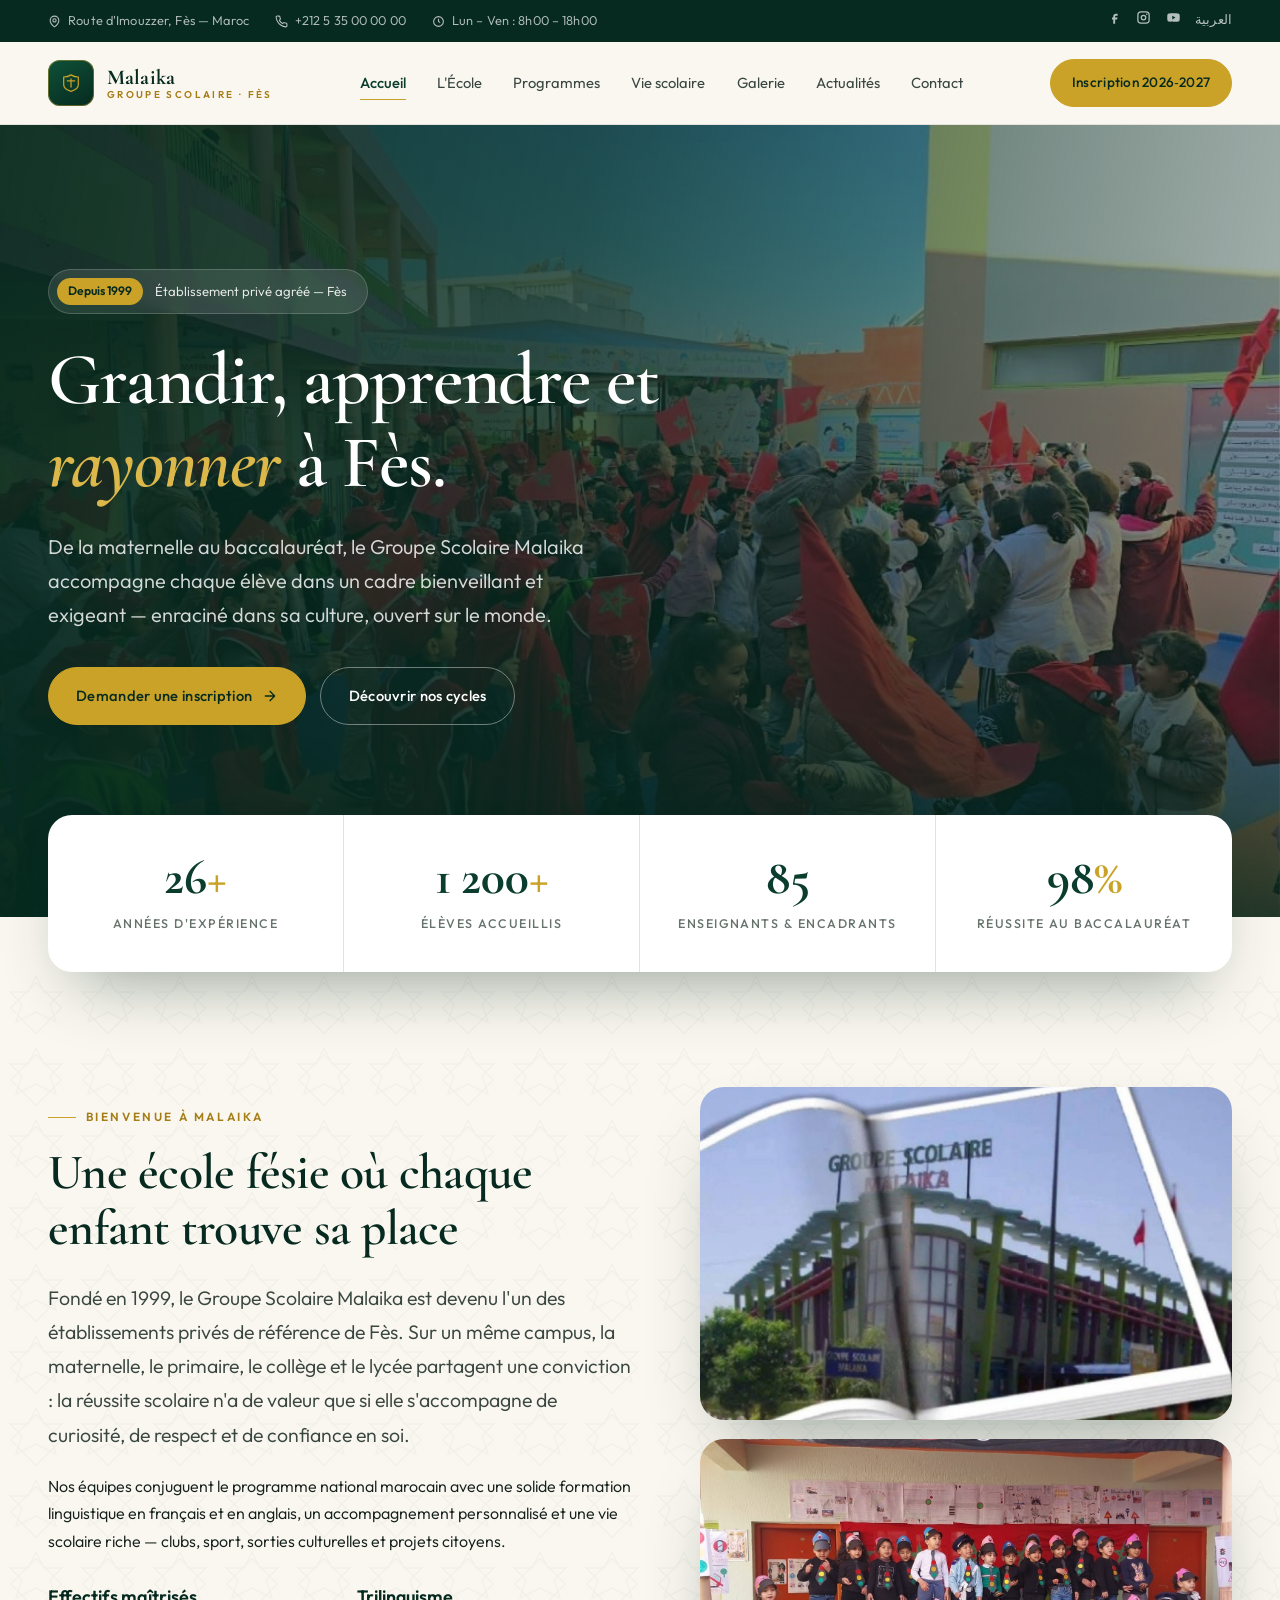
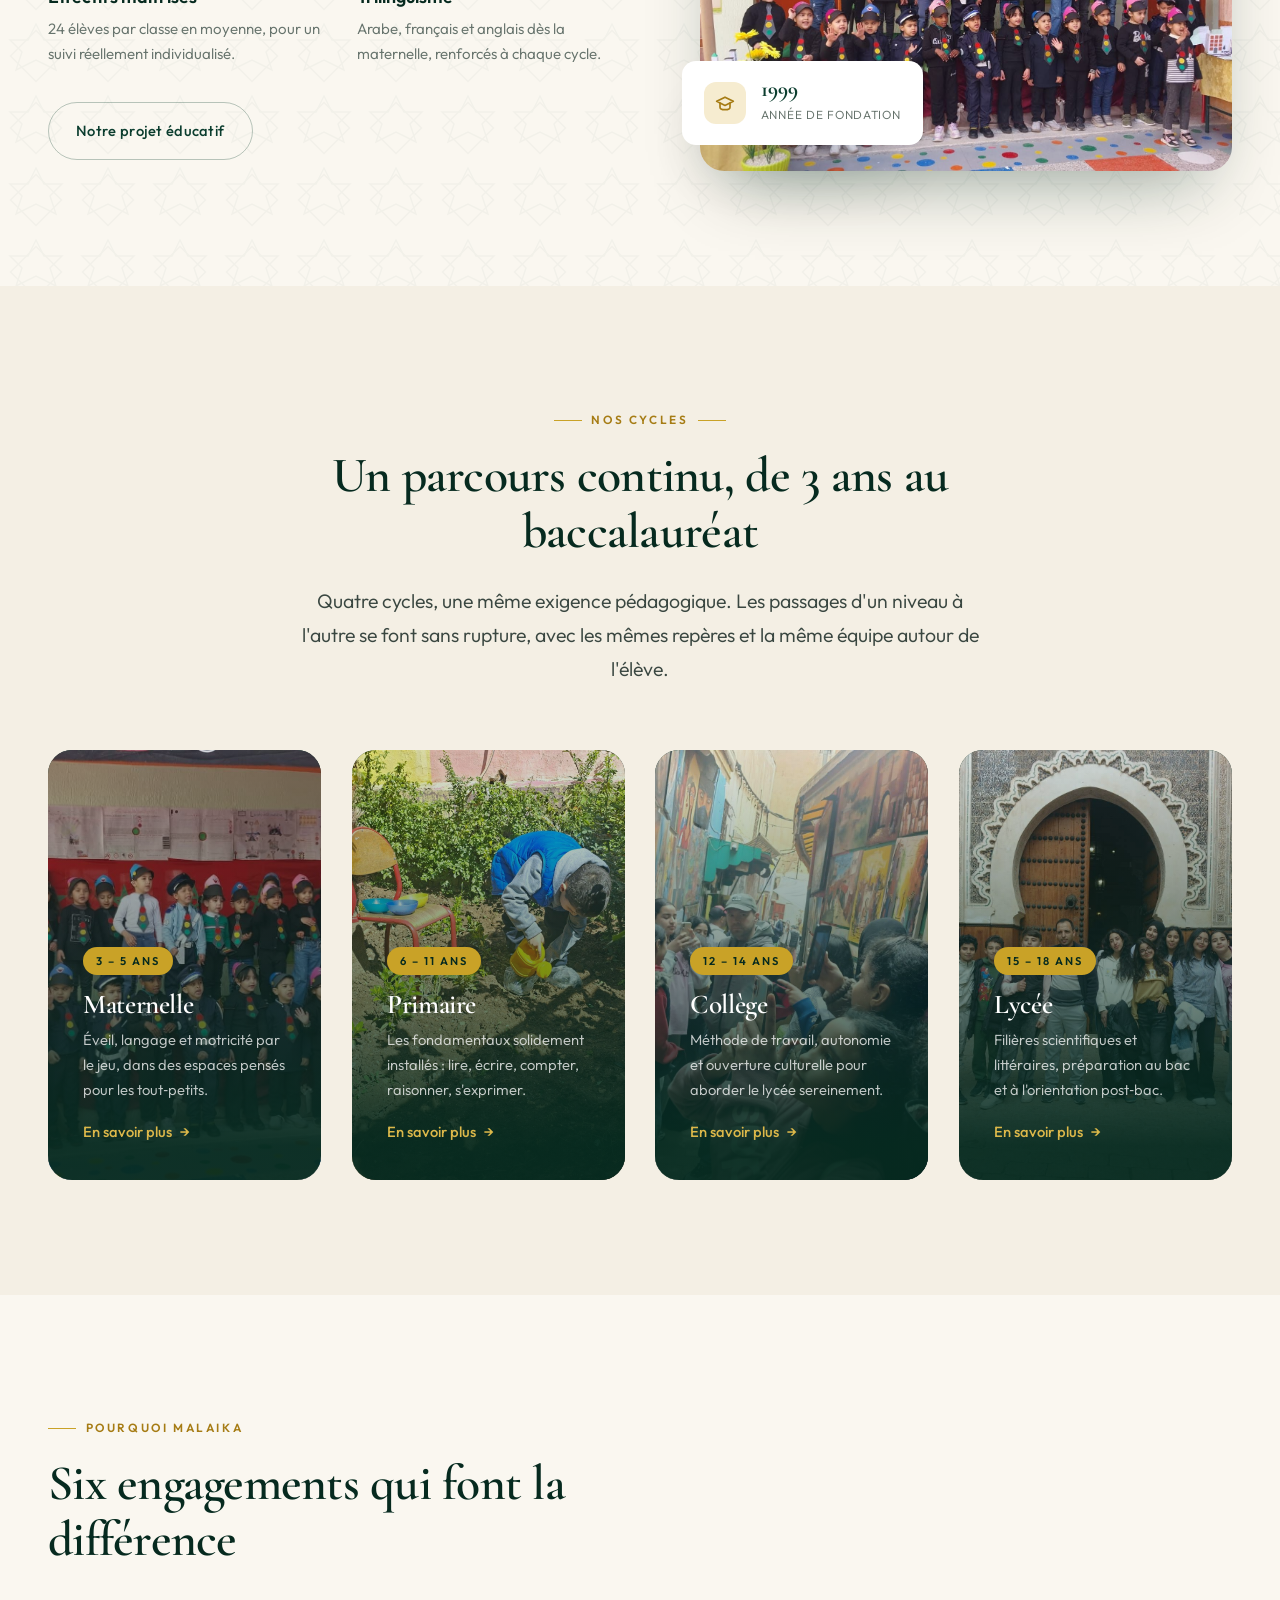
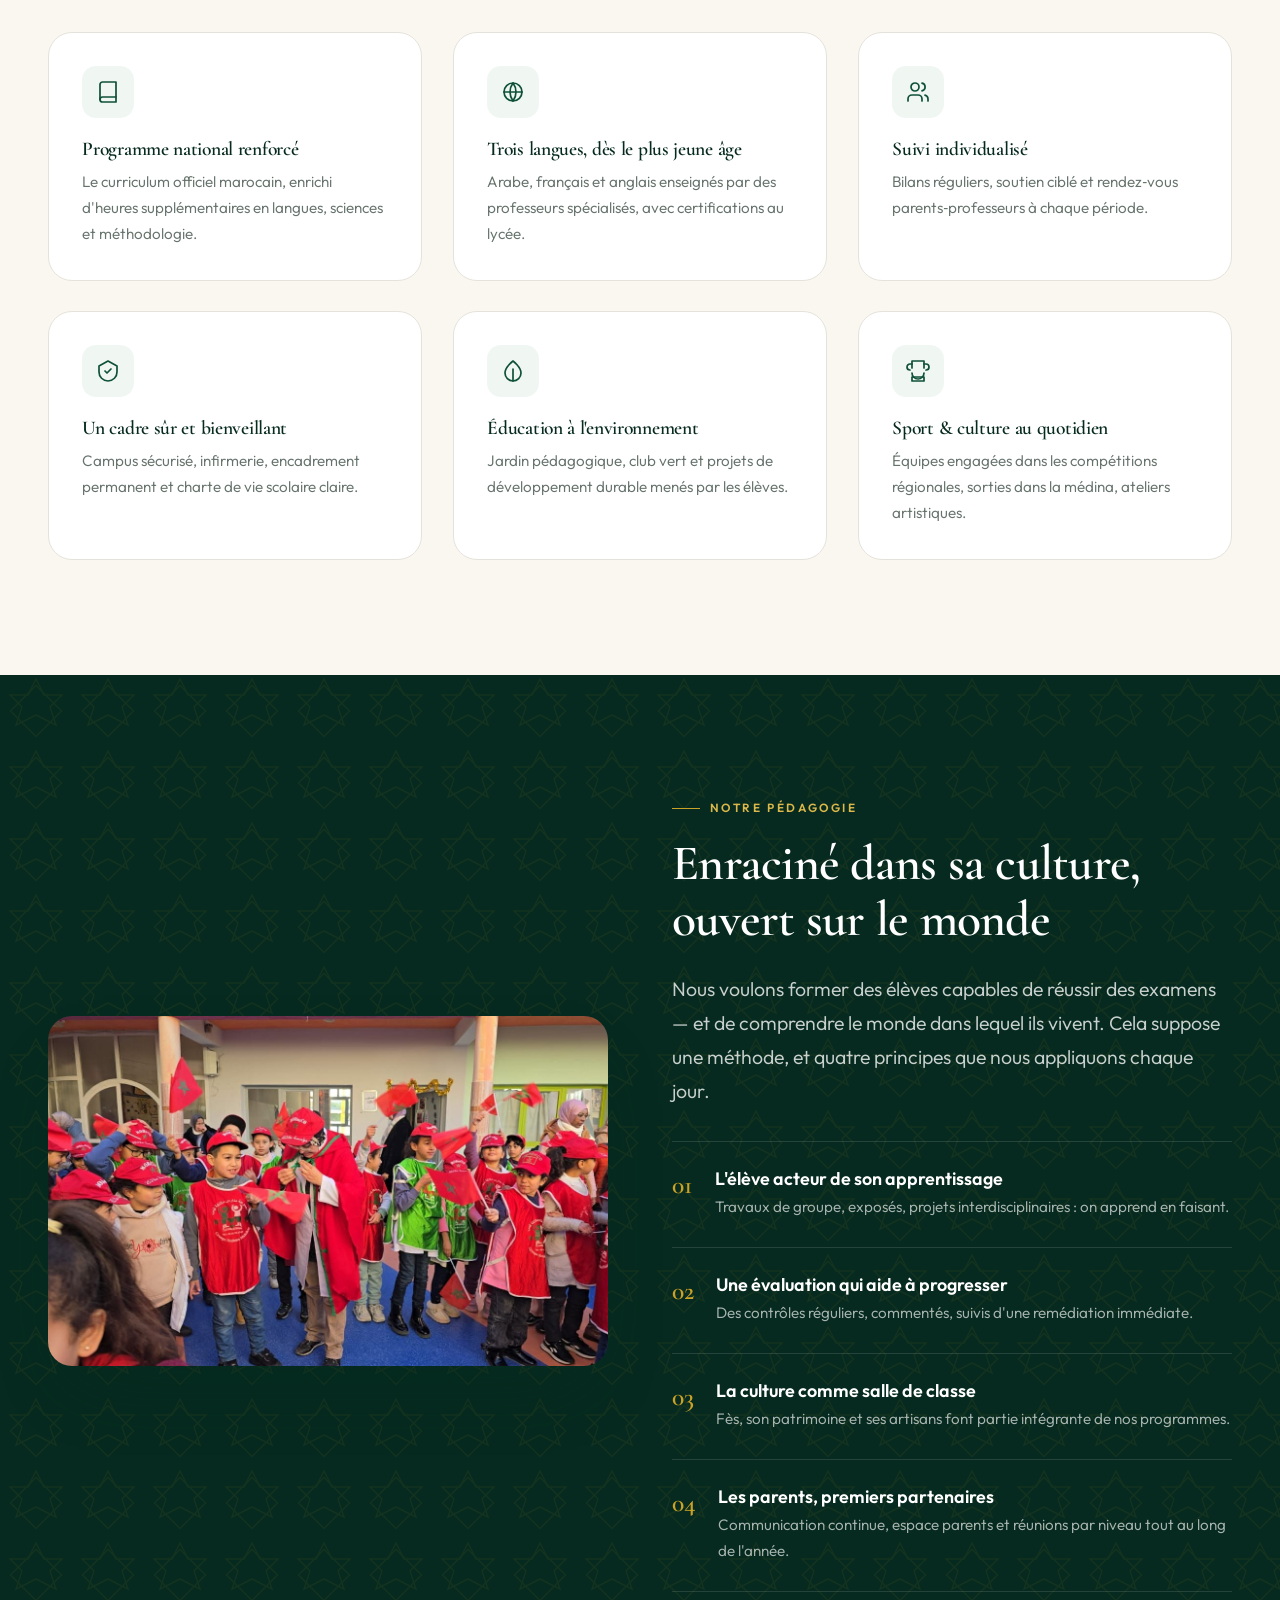
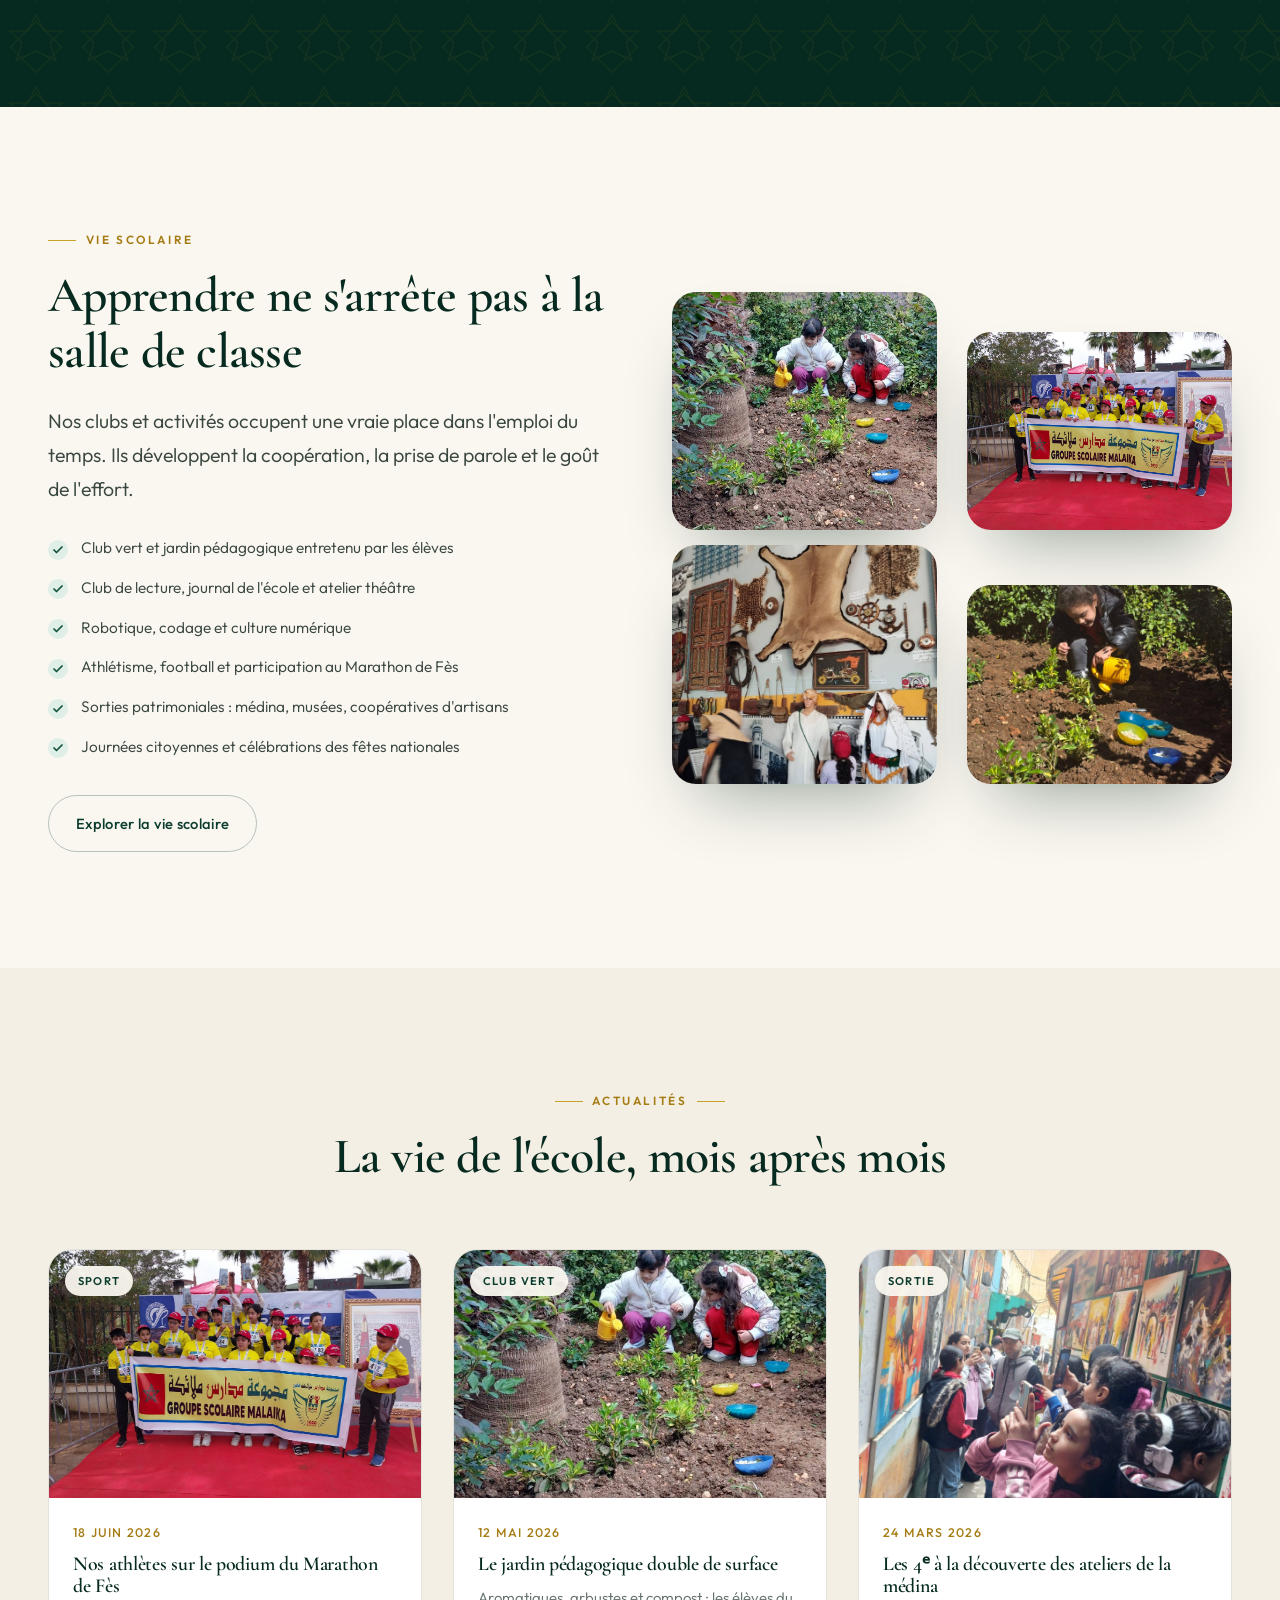
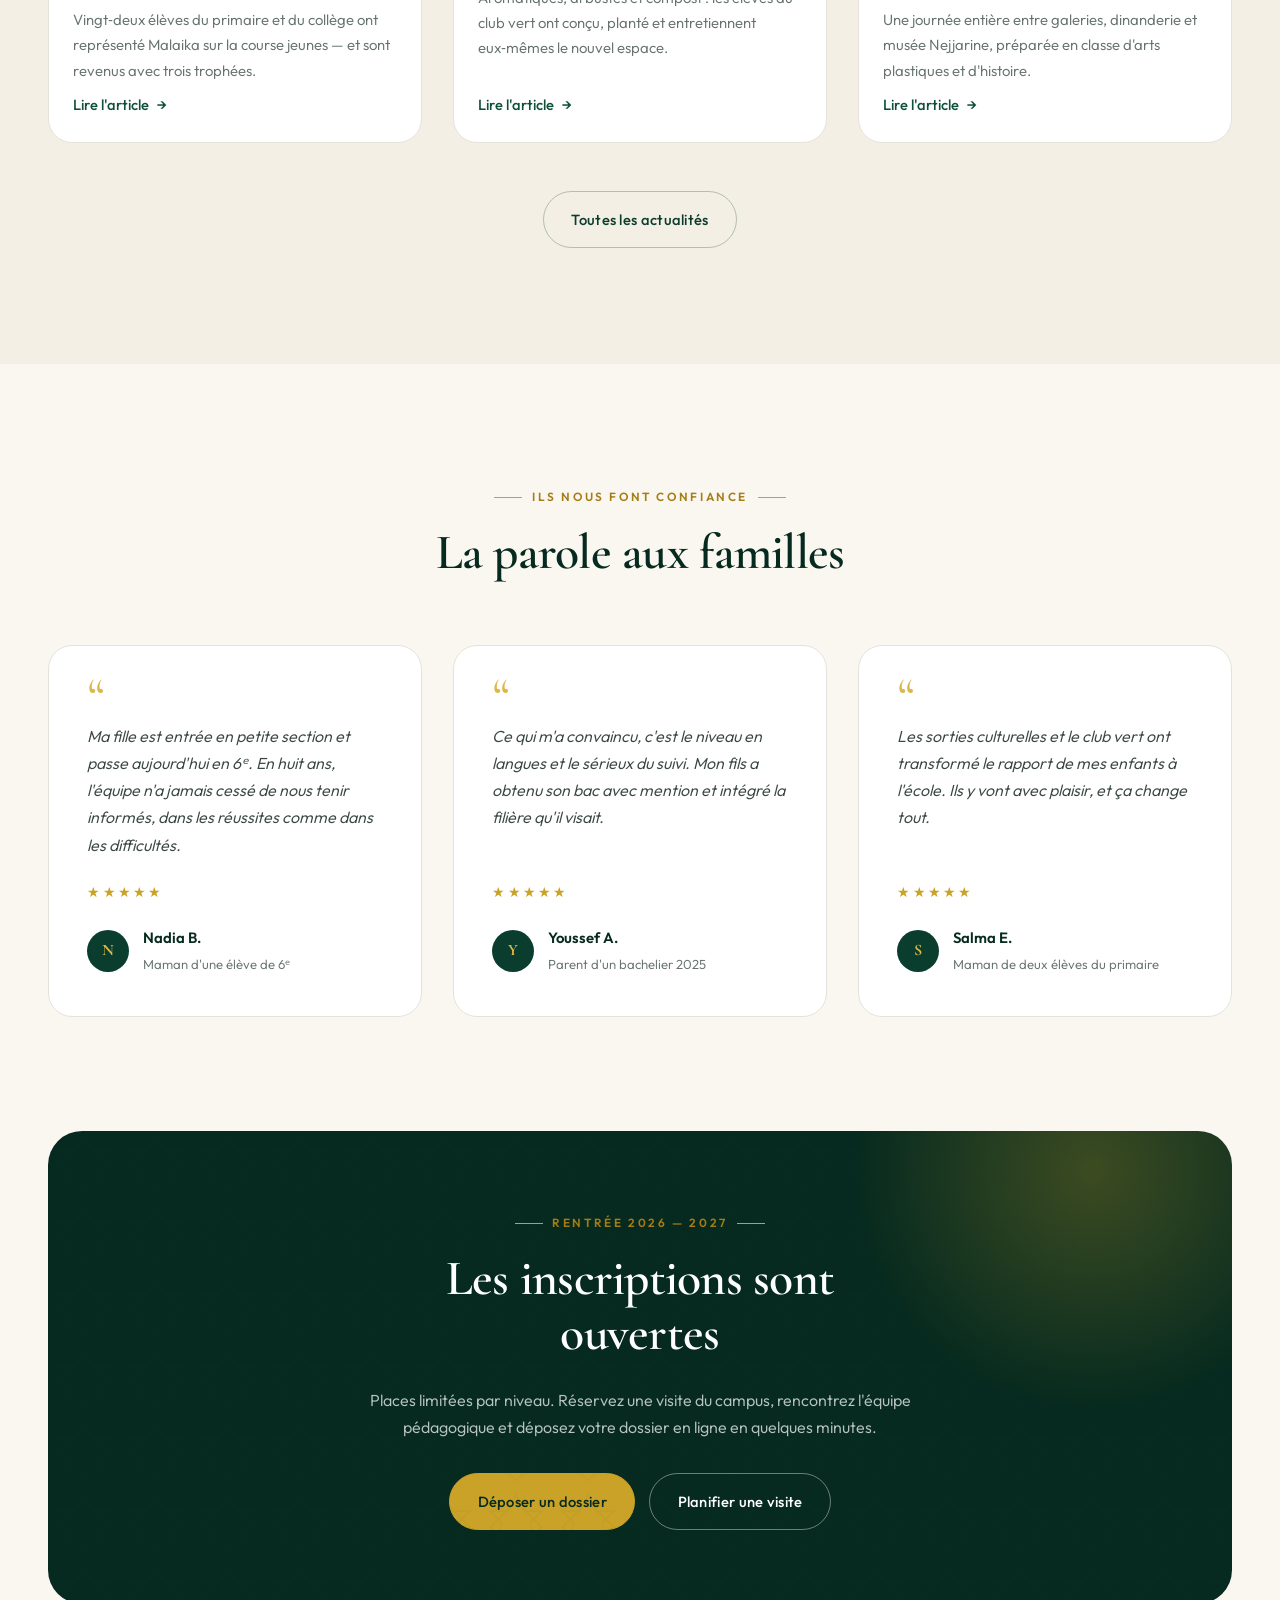
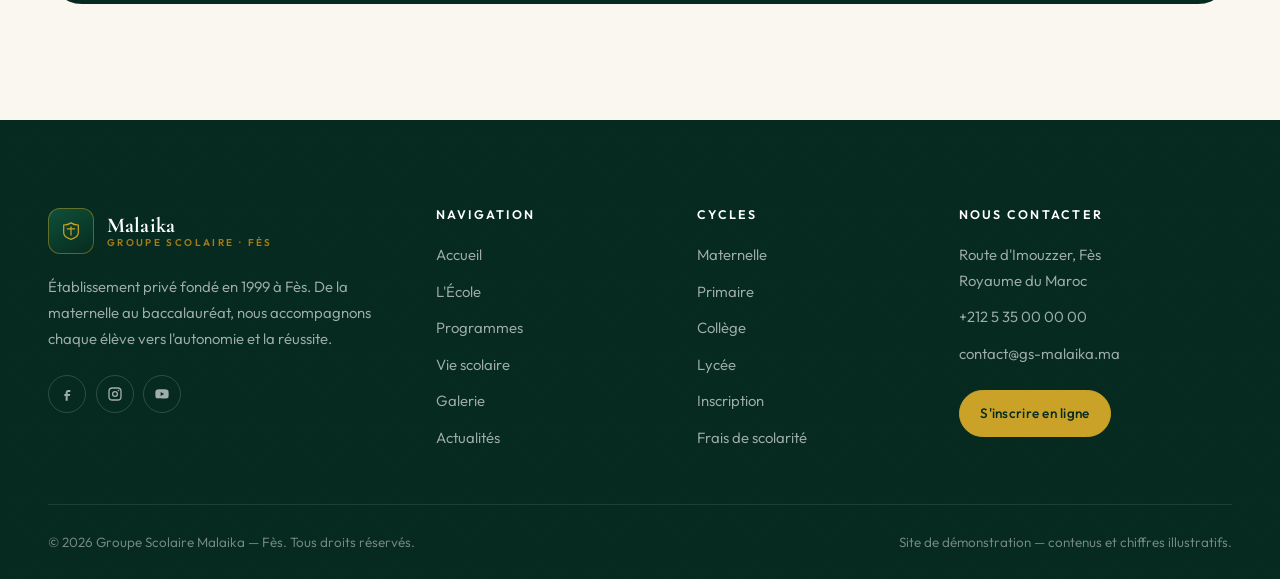
<file: index.html>
<!DOCTYPE html>
<html lang="fr">
<head>
<meta charset="utf-8">
<meta name="viewport" content="width=device-width, initial-scale=1">
<title>Groupe Scolaire Malaika — École privée à Fès | De la maternelle au lycée</title>
<meta name="description" content="Groupe Scolaire Malaika, établissement privé à Fès depuis 1999. Maternelle, primaire, collège et lycée : une pédagogie exigeante, bilingue et ouverte sur le monde.">
<meta name="theme-color" content="#0b3d2e">
<meta property="og:title" content="Groupe Scolaire Malaika — École privée à Fès">
<meta property="og:description" content="De la maternelle au lycée, une école privée fésie qui cultive l'excellence, la curiosité et la confiance depuis 1999.">
<meta property="og:image" content="images/490738636_1457087522336166_8977567626231503612_n.jpg">
<meta property="og:type" content="website">
<link rel="preconnect" href="https://fonts.googleapis.com">
<link rel="preconnect" href="https://fonts.gstatic.com" crossorigin>
<link href="https://fonts.googleapis.com/css2?family=Cormorant+Garamond:ital,wght@0,400;0,500;0,600;0,700;1,400;1,600&family=Outfit:wght@300;400;500;600&display=swap" rel="stylesheet">
<link rel="stylesheet" href="assets/css/style.css">
<link rel="icon" href="data:image/svg+xml,%3Csvg xmlns='http://www.w3.org/2000/svg' viewBox='0 0 32 32'%3E%3Crect width='32' height='32' rx='8' fill='%230b3d2e'/%3E%3Cpath d='M8 21V11l8 3 8-3v10l-8 3z' fill='%23c9a227'/%3E%3C/svg%3E">
</head>
<body>

<!-- ══════════ TOP BAR ══════════ -->
<div class="topbar">
  <div class="container topbar__inner">
    <ul class="topbar__list">
      <li>
        <svg width="13" height="13" viewBox="0 0 24 24" fill="none" stroke="currentColor" stroke-width="2"><path d="M20 10c0 6-8 12-8 12s-8-6-8-12a8 8 0 0 1 16 0Z"/><circle cx="12" cy="10" r="3"/></svg>
        Route d'Imouzzer, Fès — Maroc
      </li>
      <li>
        <svg width="13" height="13" viewBox="0 0 24 24" fill="none" stroke="currentColor" stroke-width="2"><path d="M22 16.9v3a2 2 0 0 1-2.2 2 19.8 19.8 0 0 1-8.6-3.1 19.5 19.5 0 0 1-6-6A19.8 19.8 0 0 1 2.1 4.2 2 2 0 0 1 4.1 2h3a2 2 0 0 1 2 1.7c.1 1 .4 1.9.7 2.8a2 2 0 0 1-.5 2.1L8.1 9.9a16 16 0 0 0 6 6l1.3-1.3a2 2 0 0 1 2.1-.4c.9.3 1.8.6 2.8.7a2 2 0 0 1 1.7 2Z"/></svg>
        <a href="tel:+212535000000">+212 5 35 00 00 00</a>
      </li>
      <li>
        <svg width="13" height="13" viewBox="0 0 24 24" fill="none" stroke="currentColor" stroke-width="2"><circle cx="12" cy="12" r="9"/><path d="M12 7v5l3 2"/></svg>
        Lun – Ven : 8h00 – 18h00
      </li>
    </ul>
    <div class="topbar__socials">
      <a href="#" aria-label="Facebook"><svg width="15" height="15" viewBox="0 0 24 24" fill="currentColor"><path d="M14 9h3V6h-3c-2.2 0-4 1.8-4 4v2H8v3h2v7h3v-7h3l1-3h-4v-2c0-.6.4-1 1-1Z"/></svg></a>
      <a href="#" aria-label="Instagram"><svg width="15" height="15" viewBox="0 0 24 24" fill="none" stroke="currentColor" stroke-width="2"><rect x="3" y="3" width="18" height="18" rx="5"/><circle cx="12" cy="12" r="3.6"/><circle cx="17.2" cy="6.8" r="1.2" fill="currentColor" stroke="none"/></svg></a>
      <a href="#" aria-label="YouTube"><svg width="15" height="15" viewBox="0 0 24 24" fill="currentColor"><path d="M22 12s0-3.2-.4-4.7a2.5 2.5 0 0 0-1.8-1.8C18.3 5 12 5 12 5s-6.3 0-7.8.5A2.5 2.5 0 0 0 2.4 7.3C2 8.8 2 12 2 12s0 3.2.4 4.7a2.5 2.5 0 0 0 1.8 1.8C5.7 19 12 19 12 19s6.3 0 7.8-.5a2.5 2.5 0 0 0 1.8-1.8C22 15.2 22 12 22 12ZM10 15V9l5.2 3L10 15Z"/></svg></a>
      <a href="#" class="ar" aria-label="النسخة العربية">العربية</a>
    </div>
  </div>
</div>

<!-- ══════════ HEADER ══════════ -->
<header class="header">
  <div class="container nav">
    <a href="index.html" class="brand" aria-label="Groupe Scolaire Malaika — accueil">
      <span class="brand__mark">
        <svg viewBox="0 0 32 32" fill="none" aria-hidden="true">
          <path d="M16 6c-3 2-6 2.6-9 2.6v9.6c0 4 4.2 6.6 9 8.2 4.8-1.6 9-4.2 9-8.2V8.6c-3 0-6-.6-9-2.6Z" stroke="#c9a227" stroke-width="1.5"/>
          <path d="M16 11v10M11.5 13.5h9" stroke="#c9a227" stroke-width="1.5" stroke-linecap="round"/>
        </svg>
      </span>
      <span class="brand__text">
        <span class="brand__name">Malaika</span>
        <span class="brand__sub">Groupe Scolaire · Fès</span>
      </span>
    </a>

    <nav class="nav__menu" id="primary-nav" aria-label="Navigation principale">
      <a class="nav__link" href="index.html">Accueil</a>
      <a class="nav__link" href="ecole.html">L'École</a>
      <a class="nav__link" href="programmes.html">Programmes</a>
      <a class="nav__link" href="vie-scolaire.html">Vie scolaire</a>
      <a class="nav__link" href="galerie.html">Galerie</a>
      <a class="nav__link" href="actualites.html">Actualités</a>
      <a class="nav__link" href="contact.html">Contact</a>
      <a class="btn btn--gold btn--sm" href="admission.html">Inscription 2026‑2027</a>
    </nav>

    <div class="nav__actions">
      <a class="btn btn--gold btn--sm" href="admission.html">Inscription 2026‑2027</a>
      <button class="nav__toggle" type="button" aria-label="Ouvrir le menu" aria-expanded="false" aria-controls="primary-nav">
        <span></span><span></span><span></span>
      </button>
    </div>
  </div>
</header>

<main>

<!-- ══════════ HERO ══════════ -->
<section class="hero">
  <div class="hero__media">
    <img src="images/615815637_1695630198481896_971171580530024366_n.jpg" alt="Les élèves du Groupe Scolaire Malaika réunis dans la cour de l'école à Fès">
  </div>
  <div class="hero__scrim"></div>
  <div class="container hero__inner">
    <div class="hero__content">
      <span class="hero__badge"><b>Depuis 1999</b><span>Établissement privé agréé — Fès</span></span>
      <h1>Grandir, apprendre et <em>rayonner</em> à Fès.</h1>
      <p class="hero__lead">
        De la maternelle au baccalauréat, le Groupe Scolaire Malaika accompagne chaque
        élève dans un cadre bienveillant et exigeant — enraciné dans sa culture,
        ouvert sur le monde.
      </p>
      <div class="hero__cta">
        <a class="btn btn--gold" href="admission.html">
          Demander une inscription
          <svg width="16" height="16" viewBox="0 0 24 24" fill="none" stroke="currentColor" stroke-width="2" stroke-linecap="round" stroke-linejoin="round"><path d="M5 12h14m-7-7 7 7-7 7"/></svg>
        </a>
        <a class="btn btn--light" href="programmes.html">Découvrir nos cycles</a>
      </div>
    </div>
  </div>
</section>

<!-- ══════════ STATS ══════════ -->
<div class="stats-bar">
  <div class="container">
    <div class="stats-bar__inner" data-reveal>
      <div class="stat">
        <span class="stat__num"><span data-count="26">0</span><span class="suffix">+</span></span>
        <span class="stat__label">Années d'expérience</span>
      </div>
      <div class="stat">
        <span class="stat__num"><span data-count="1200">0</span><span class="suffix">+</span></span>
        <span class="stat__label">Élèves accueillis</span>
      </div>
      <div class="stat">
        <span class="stat__num"><span data-count="85">0</span></span>
        <span class="stat__label">Enseignants & encadrants</span>
      </div>
      <div class="stat">
        <span class="stat__num"><span data-count="98">0</span><span class="suffix">%</span></span>
        <span class="stat__label">Réussite au baccalauréat</span>
      </div>
    </div>
  </div>
</div>

<!-- ══════════ INTRO ══════════ -->
<section class="section">
  <div class="zellige" aria-hidden="true"></div>
  <div class="container split split--wide-text">
    <div data-reveal>
      <span class="eyebrow">Bienvenue à Malaika</span>
      <h2>Une école fésie où chaque enfant trouve sa place</h2>
      <p class="lead">
        Fondé en 1999, le Groupe Scolaire Malaika est devenu l'un des établissements
        privés de référence de Fès. Sur un même campus, la maternelle, le primaire,
        le collège et le lycée partagent une conviction : la réussite scolaire n'a de
        valeur que si elle s'accompagne de curiosité, de respect et de confiance en soi.
      </p>
      <p>
        Nos équipes conjuguent le programme national marocain avec une solide formation
        linguistique en français et en anglais, un accompagnement personnalisé et une vie
        scolaire riche — clubs, sport, sorties culturelles et projets citoyens.
      </p>

      <div class="grid grid--2" style="margin-top:2rem">
        <div>
          <h4>Effectifs maîtrisés</h4>
          <p style="color:var(--ink-500);font-size:.94rem">24 élèves par classe en moyenne, pour un suivi réellement individualisé.</p>
        </div>
        <div>
          <h4>Trilinguisme</h4>
          <p style="color:var(--ink-500);font-size:.94rem">Arabe, français et anglais dès la maternelle, renforcés à chaque cycle.</p>
        </div>
      </div>

      <div style="margin-top:2.2rem">
        <a class="btn btn--ghost" href="ecole.html">Notre projet éducatif</a>
      </div>
    </div>

    <div class="frame-wrap frame-wrap--plain" data-reveal data-reveal-delay="120">
      <div class="frame frame--wide">
        <img src="images/490738636_1457087522336166_8977567626231503612_n.jpg" alt="Façade du Groupe Scolaire Malaika, route d'Imouzzer à Fès">
      </div>
      <div class="frame frame--wide" style="margin-top:1.2rem">
        <img src="images/491396268_1468984361146482_1874918341854458948_n.jpg" alt="Spectacle des classes de maternelle sur la sécurité routière">
      </div>
      <div class="float-card">
        <span class="float-card__icon">
          <svg width="20" height="20" viewBox="0 0 24 24" fill="none" stroke="currentColor" stroke-width="2" stroke-linecap="round" stroke-linejoin="round"><path d="M22 10 12 5 2 10l10 5 10-5Z"/><path d="M6 12v5c0 1.7 2.7 3 6 3s6-1.3 6-3v-5"/></svg>
        </span>
        <div>
          <strong>1999</strong>
          <small>Année de fondation</small>
        </div>
      </div>
    </div>
  </div>
</section>

<!-- ══════════ CYCLES ══════════ -->
<section class="section section--cream">
  <div class="container">
    <div class="section-head section-head--center" data-reveal>
      <span class="eyebrow eyebrow--center">Nos cycles</span>
      <h2>Un parcours continu, de 3 ans au baccalauréat</h2>
      <p class="lead">
        Quatre cycles, une même exigence pédagogique. Les passages d'un niveau à
        l'autre se font sans rupture, avec les mêmes repères et la même équipe autour de l'élève.
      </p>
    </div>

    <div class="grid grid--4">
      <article class="cycle" data-reveal>
        <img src="images/491396268_1468984361146482_1874918341854458948_n.jpg" alt="Spectacle des élèves de maternelle sur la sécurité routière">
        <div class="cycle__body">
          <span class="cycle__age">3 – 5 ans</span>
          <h3>Maternelle</h3>
          <p>Éveil, langage et motricité par le jeu, dans des espaces pensés pour les tout‑petits.</p>
          <a class="link-arrow" href="programmes.html#maternelle">En savoir plus</a>
        </div>
      </article>

      <article class="cycle" data-reveal data-reveal-delay="90">
        <img src="images/677212576_1780719026639679_2426673062793624832_n.jpg" alt="Élève du primaire arrosant le jardin pédagogique de l'école">
        <div class="cycle__body">
          <span class="cycle__age">6 – 11 ans</span>
          <h3>Primaire</h3>
          <p>Les fondamentaux solidement installés : lire, écrire, compter, raisonner, s'exprimer.</p>
          <a class="link-arrow" href="programmes.html#primaire">En savoir plus</a>
        </div>
      </article>

      <article class="cycle" data-reveal data-reveal-delay="180">
        <img src="images/670417983_1772104774167771_8426535969637202242_n.jpg" alt="Collégiens de Malaika en visite culturelle dans la médina de Fès">
        <div class="cycle__body">
          <span class="cycle__age">12 – 14 ans</span>
          <h3>Collège</h3>
          <p>Méthode de travail, autonomie et ouverture culturelle pour aborder le lycée sereinement.</p>
          <a class="link-arrow" href="programmes.html#college">En savoir plus</a>
        </div>
      </article>

      <article class="cycle" data-reveal data-reveal-delay="270">
        <img src="images/670794145_1772105137501068_3393235270062104679_n.jpg" alt="Lycéens de Malaika devant une porte historique de Fès">
        <div class="cycle__body">
          <span class="cycle__age">15 – 18 ans</span>
          <h3>Lycée</h3>
          <p>Filières scientifiques et littéraires, préparation au bac et à l'orientation post‑bac.</p>
          <a class="link-arrow" href="programmes.html#lycee">En savoir plus</a>
        </div>
      </article>
    </div>
  </div>
</section>

<!-- ══════════ POURQUOI ══════════ -->
<section class="section">
  <div class="container">
    <div class="section-head" data-reveal>
      <span class="eyebrow">Pourquoi Malaika</span>
      <h2>Six engagements qui font la différence</h2>
    </div>

    <div class="grid grid--3">
      <div class="card" data-reveal>
        <span class="card__icon"><svg width="24" height="24" viewBox="0 0 24 24" fill="none" stroke="currentColor" stroke-width="1.7" stroke-linecap="round" stroke-linejoin="round"><path d="M4 19.5A2.5 2.5 0 0 1 6.5 17H20"/><path d="M6.5 2H20v20H6.5A2.5 2.5 0 0 1 4 19.5v-15A2.5 2.5 0 0 1 6.5 2Z"/></svg></span>
        <h3>Programme national renforcé</h3>
        <p>Le curriculum officiel marocain, enrichi d'heures supplémentaires en langues, sciences et méthodologie.</p>
      </div>
      <div class="card" data-reveal data-reveal-delay="80">
        <span class="card__icon"><svg width="24" height="24" viewBox="0 0 24 24" fill="none" stroke="currentColor" stroke-width="1.7" stroke-linecap="round" stroke-linejoin="round"><circle cx="12" cy="12" r="9"/><path d="M3 12h18M12 3a15 15 0 0 1 0 18 15 15 0 0 1 0-18Z"/></svg></span>
        <h3>Trois langues, dès le plus jeune âge</h3>
        <p>Arabe, français et anglais enseignés par des professeurs spécialisés, avec certifications au lycée.</p>
      </div>
      <div class="card" data-reveal data-reveal-delay="160">
        <span class="card__icon"><svg width="24" height="24" viewBox="0 0 24 24" fill="none" stroke="currentColor" stroke-width="1.7" stroke-linecap="round" stroke-linejoin="round"><path d="M16 21v-2a4 4 0 0 0-4-4H6a4 4 0 0 0-4 4v2"/><circle cx="9" cy="7" r="4"/><path d="M22 21v-2a4 4 0 0 0-3-3.9M16 3.1a4 4 0 0 1 0 7.8"/></svg></span>
        <h3>Suivi individualisé</h3>
        <p>Bilans réguliers, soutien ciblé et rendez‑vous parents‑professeurs à chaque période.</p>
      </div>
      <div class="card" data-reveal>
        <span class="card__icon"><svg width="24" height="24" viewBox="0 0 24 24" fill="none" stroke="currentColor" stroke-width="1.7" stroke-linecap="round" stroke-linejoin="round"><path d="M12 2 3 7v6c0 5 3.8 8.7 9 9 5.2-.3 9-4 9-9V7l-9-5Z"/><path d="m9 12 2 2 4-4"/></svg></span>
        <h3>Un cadre sûr et bienveillant</h3>
        <p>Campus sécurisé, infirmerie, encadrement permanent et charte de vie scolaire claire.</p>
      </div>
      <div class="card" data-reveal data-reveal-delay="80">
        <span class="card__icon"><svg width="24" height="24" viewBox="0 0 24 24" fill="none" stroke="currentColor" stroke-width="1.7" stroke-linecap="round" stroke-linejoin="round"><path d="M12 22c4.4 0 8-3.6 8-8 0-6-8-12-8-12S4 8 4 14c0 4.4 3.6 8 8 8Z"/><path d="M12 22V10"/></svg></span>
        <h3>Éducation à l'environnement</h3>
        <p>Jardin pédagogique, club vert et projets de développement durable menés par les élèves.</p>
      </div>
      <div class="card" data-reveal data-reveal-delay="160">
        <span class="card__icon"><svg width="24" height="24" viewBox="0 0 24 24" fill="none" stroke="currentColor" stroke-width="1.7" stroke-linecap="round" stroke-linejoin="round"><path d="M6 9V2h12v7"/><path d="M6 18h12v4H6z"/><path d="M6 14a6 6 0 0 0 12 0"/><path d="M18 5h2a2 2 0 0 1 0 6M6 5H4a2 2 0 0 0 0 6"/></svg></span>
        <h3>Sport & culture au quotidien</h3>
        <p>Équipes engagées dans les compétitions régionales, sorties dans la médina, ateliers artistiques.</p>
      </div>
    </div>
  </div>
</section>

<!-- ══════════ PÉDAGOGIE (dark) ══════════ -->
<section class="section section--dark">
  <div class="zellige" aria-hidden="true"></div>
  <div class="container split">
    <div class="frame frame--wide" data-reveal>
      <img src="images/615984561_1695628128482103_1562633607558848647_n.jpg" alt="Élèves de Malaika en tenue traditionnelle lors d'une célébration à l'école">
    </div>
    <div data-reveal data-reveal-delay="120">
      <span class="eyebrow">Notre pédagogie</span>
      <h2>Enraciné dans sa culture, ouvert sur le monde</h2>
      <p class="lead">
        Nous voulons former des élèves capables de réussir des examens — et de comprendre
        le monde dans lequel ils vivent. Cela suppose une méthode, et quatre principes
        que nous appliquons chaque jour.
      </p>

      <div style="margin-top:2rem">
        <div class="pillar">
          <span class="pillar__n">01</span>
          <div>
            <h4>L'élève acteur de son apprentissage</h4>
            <p>Travaux de groupe, exposés, projets interdisciplinaires : on apprend en faisant.</p>
          </div>
        </div>
        <div class="pillar">
          <span class="pillar__n">02</span>
          <div>
            <h4>Une évaluation qui aide à progresser</h4>
            <p>Des contrôles réguliers, commentés, suivis d'une remédiation immédiate.</p>
          </div>
        </div>
        <div class="pillar">
          <span class="pillar__n">03</span>
          <div>
            <h4>La culture comme salle de classe</h4>
            <p>Fès, son patrimoine et ses artisans font partie intégrante de nos programmes.</p>
          </div>
        </div>
        <div class="pillar">
          <span class="pillar__n">04</span>
          <div>
            <h4>Les parents, premiers partenaires</h4>
            <p>Communication continue, espace parents et réunions par niveau tout au long de l'année.</p>
          </div>
        </div>
      </div>
    </div>
  </div>
</section>

<!-- ══════════ VIE SCOLAIRE ══════════ -->
<section class="section">
  <div class="container split">
    <div data-reveal>
      <span class="eyebrow">Vie scolaire</span>
      <h2>Apprendre ne s'arrête pas à la salle de classe</h2>
      <p class="lead">
        Nos clubs et activités occupent une vraie place dans l'emploi du temps. Ils
        développent la coopération, la prise de parole et le goût de l'effort.
      </p>
      <ul class="checklist" style="margin-top:1.8rem">
        <li>Club vert et jardin pédagogique entretenu par les élèves</li>
        <li>Club de lecture, journal de l'école et atelier théâtre</li>
        <li>Robotique, codage et culture numérique</li>
        <li>Athlétisme, football et participation au Marathon de Fès</li>
        <li>Sorties patrimoniales : médina, musées, coopératives d'artisans</li>
        <li>Journées citoyennes et célébrations des fêtes nationales</li>
      </ul>
      <div style="margin-top:2.2rem">
        <a class="btn btn--ghost" href="vie-scolaire.html">Explorer la vie scolaire</a>
      </div>
    </div>

    <div class="grid grid--2" data-reveal data-reveal-delay="120">
      <div class="frame"><img src="images/678216624_1780707879974127_1512770396355926681_n.jpg" alt="Deux élèves plantant des arbustes dans le jardin de l'école"></div>
      <div class="frame" style="margin-top:2.5rem"><img src="images/492485788_1468965204481731_6242933675573367938_n.jpg" alt="Équipe de Malaika au Marathon de Fès avec la bannière de l'école"></div>
      <div class="frame" style="margin-top:-1rem"><img src="images/507099986_1512126626832255_7107020856548193082_n.jpg" alt="Sortie pédagogique dans un musée de Fès"></div>
      <div class="frame" style="margin-top:1.5rem"><img src="images/678529056_1780719209972994_3937013357342636135_n.jpg" alt="Élève arrosant de jeunes plants au jardin pédagogique"></div>
    </div>
  </div>
</section>

<!-- ══════════ ACTUALITÉS ══════════ -->
<section class="section section--cream">
  <div class="container">
    <div class="section-head section-head--center" data-reveal>
      <span class="eyebrow eyebrow--center">Actualités</span>
      <h2>La vie de l'école, mois après mois</h2>
    </div>

    <div class="grid grid--3">
      <article class="post" data-reveal>
        <div class="post__media">
          <img src="images/492485788_1468965204481731_6242933675573367938_n.jpg" alt="Les élèves de Malaika brandissent leurs trophées au Marathon de Fès">
          <span class="post__tag">Sport</span>
        </div>
        <div class="post__body">
          <span class="post__date">18 juin 2026</span>
          <h3>Nos athlètes sur le podium du Marathon de Fès</h3>
          <p>Vingt‑deux élèves du primaire et du collège ont représenté Malaika sur la course jeunes — et sont revenus avec trois trophées.</p>
          <a class="link-arrow" href="actualites.html">Lire l'article</a>
        </div>
      </article>

      <article class="post" data-reveal data-reveal-delay="90">
        <div class="post__media">
          <img src="images/678216624_1780707879974127_1512770396355926681_n.jpg" alt="Élèves plantant des arbustes dans le jardin pédagogique">
          <span class="post__tag">Club vert</span>
        </div>
        <div class="post__body">
          <span class="post__date">12 mai 2026</span>
          <h3>Le jardin pédagogique double de surface</h3>
          <p>Aromatiques, arbustes et compost : les élèves du club vert ont conçu, planté et entretiennent eux‑mêmes le nouvel espace.</p>
          <a class="link-arrow" href="actualites.html">Lire l'article</a>
        </div>
      </article>

      <article class="post" data-reveal data-reveal-delay="180">
        <div class="post__media">
          <img src="images/670417983_1772104774167771_8426535969637202242_n.jpg" alt="Collégiens observant des tableaux dans une galerie de la médina de Fès">
          <span class="post__tag">Sortie</span>
        </div>
        <div class="post__body">
          <span class="post__date">24 mars 2026</span>
          <h3>Les 4ᵉ à la découverte des ateliers de la médina</h3>
          <p>Une journée entière entre galeries, dinanderie et musée Nejjarine, préparée en classe d'arts plastiques et d'histoire.</p>
          <a class="link-arrow" href="actualites.html">Lire l'article</a>
        </div>
      </article>
    </div>

    <div class="center" style="margin-top:3rem" data-reveal>
      <a class="btn btn--ghost" href="actualites.html">Toutes les actualités</a>
    </div>
  </div>
</section>

<!-- ══════════ TÉMOIGNAGES ══════════ -->
<section class="section">
  <div class="container">
    <div class="section-head section-head--center" data-reveal>
      <span class="eyebrow eyebrow--center">Ils nous font confiance</span>
      <h2>La parole aux familles</h2>
    </div>

    <div class="grid grid--3">
      <figure class="quote" data-reveal>
        <span class="quote__mark">“</span>
        <p>Ma fille est entrée en petite section et passe aujourd'hui en 6ᵉ. En huit ans, l'équipe n'a jamais cessé de nous tenir informés, dans les réussites comme dans les difficultés.</p>
        <div class="stars" aria-label="5 étoiles sur 5">★★★★★</div>
        <figcaption class="quote__who">
          <span class="quote__av">N</span>
          <span><strong>Nadia B.</strong><small>Maman d'une élève de 6ᵉ</small></span>
        </figcaption>
      </figure>

      <figure class="quote" data-reveal data-reveal-delay="90">
        <span class="quote__mark">“</span>
        <p>Ce qui m'a convaincu, c'est le niveau en langues et le sérieux du suivi. Mon fils a obtenu son bac avec mention et intégré la filière qu'il visait.</p>
        <div class="stars" aria-label="5 étoiles sur 5">★★★★★</div>
        <figcaption class="quote__who">
          <span class="quote__av">Y</span>
          <span><strong>Youssef A.</strong><small>Parent d'un bachelier 2025</small></span>
        </figcaption>
      </figure>

      <figure class="quote" data-reveal data-reveal-delay="180">
        <span class="quote__mark">“</span>
        <p>Les sorties culturelles et le club vert ont transformé le rapport de mes enfants à l'école. Ils y vont avec plaisir, et ça change tout.</p>
        <div class="stars" aria-label="5 étoiles sur 5">★★★★★</div>
        <figcaption class="quote__who">
          <span class="quote__av">S</span>
          <span><strong>Salma E.</strong><small>Maman de deux élèves du primaire</small></span>
        </figcaption>
      </figure>
    </div>
  </div>
</section>

<!-- ══════════ CTA ══════════ -->
<section class="section" style="padding-top:0">
  <div class="container">
    <div class="cta-band" data-reveal>
      <div class="cta-band__glow" aria-hidden="true"></div>
      <div class="zellige" aria-hidden="true"></div>
      <span class="eyebrow eyebrow--center" style="justify-content:center">Rentrée 2026 — 2027</span>
      <h2>Les inscriptions sont ouvertes</h2>
      <p>
        Places limitées par niveau. Réservez une visite du campus, rencontrez l'équipe
        pédagogique et déposez votre dossier en ligne en quelques minutes.
      </p>
      <div class="cta-band__actions">
        <a class="btn btn--gold" href="admission.html">Déposer un dossier</a>
        <a class="btn btn--light" href="contact.html">Planifier une visite</a>
      </div>
    </div>
  </div>
</section>

</main>

<!-- ══════════ FOOTER ══════════ -->
<footer class="footer">
  <div class="zellige" aria-hidden="true"></div>
  <div class="container">
    <div class="footer__grid">
      <div>
        <a href="index.html" class="brand" style="margin-bottom:1.3rem">
          <span class="brand__mark">
            <svg viewBox="0 0 32 32" fill="none" aria-hidden="true">
              <path d="M16 6c-3 2-6 2.6-9 2.6v9.6c0 4 4.2 6.6 9 8.2 4.8-1.6 9-4.2 9-8.2V8.6c-3 0-6-.6-9-2.6Z" stroke="#c9a227" stroke-width="1.5"/>
              <path d="M16 11v10M11.5 13.5h9" stroke="#c9a227" stroke-width="1.5" stroke-linecap="round"/>
            </svg>
          </span>
          <span class="brand__text">
            <span class="brand__name">Malaika</span>
            <span class="brand__sub">Groupe Scolaire · Fès</span>
          </span>
        </a>
        <p>
          Établissement privé fondé en 1999 à Fès. De la maternelle au baccalauréat,
          nous accompagnons chaque élève vers l'autonomie et la réussite.
        </p>
        <div class="socials" style="margin-top:1.4rem">
          <a href="#" aria-label="Facebook"><svg width="16" height="16" viewBox="0 0 24 24" fill="currentColor"><path d="M14 9h3V6h-3c-2.2 0-4 1.8-4 4v2H8v3h2v7h3v-7h3l1-3h-4v-2c0-.6.4-1 1-1Z"/></svg></a>
          <a href="#" aria-label="Instagram"><svg width="16" height="16" viewBox="0 0 24 24" fill="none" stroke="currentColor" stroke-width="2"><rect x="3" y="3" width="18" height="18" rx="5"/><circle cx="12" cy="12" r="3.6"/><circle cx="17.2" cy="6.8" r="1.2" fill="currentColor" stroke="none"/></svg></a>
          <a href="#" aria-label="YouTube"><svg width="16" height="16" viewBox="0 0 24 24" fill="currentColor"><path d="M22 12s0-3.2-.4-4.7a2.5 2.5 0 0 0-1.8-1.8C18.3 5 12 5 12 5s-6.3 0-7.8.5A2.5 2.5 0 0 0 2.4 7.3C2 8.8 2 12 2 12s0 3.2.4 4.7a2.5 2.5 0 0 0 1.8 1.8C5.7 19 12 19 12 19s6.3 0 7.8-.5a2.5 2.5 0 0 0 1.8-1.8C22 15.2 22 12 22 12ZM10 15V9l5.2 3L10 15Z"/></svg></a>
        </div>
      </div>

      <div>
        <h4>Navigation</h4>
        <div class="footer__links">
          <a href="index.html">Accueil</a>
          <a href="ecole.html">L'École</a>
          <a href="programmes.html">Programmes</a>
          <a href="vie-scolaire.html">Vie scolaire</a>
          <a href="galerie.html">Galerie</a>
          <a href="actualites.html">Actualités</a>
        </div>
      </div>

      <div>
        <h4>Cycles</h4>
        <div class="footer__links">
          <a href="programmes.html#maternelle">Maternelle</a>
          <a href="programmes.html#primaire">Primaire</a>
          <a href="programmes.html#college">Collège</a>
          <a href="programmes.html#lycee">Lycée</a>
          <a href="admission.html">Inscription</a>
          <a href="admission.html#frais">Frais de scolarité</a>
        </div>
      </div>

      <div>
        <h4>Nous contacter</h4>
        <div class="footer__links">
          <a href="#">Route d'Imouzzer, Fès<br>Royaume du Maroc</a>
          <a href="tel:+212535000000">+212 5 35 00 00 00</a>
          <a href="mailto:contact@gs-malaika.ma">contact@gs-malaika.ma</a>
        </div>
        <a class="btn btn--gold btn--sm" href="admission.html" style="margin-top:1.5rem">S'inscrire en ligne</a>
      </div>
    </div>

    <div class="footer__bottom">
      <span>© <span data-year>2026</span> Groupe Scolaire Malaika — Fès. Tous droits réservés.</span>
      <span>Site de démonstration — contenus et chiffres illustratifs.</span>
    </div>
  </div>
</footer>

<script src="assets/js/main.js"></script>
</body>
</html>
</file>
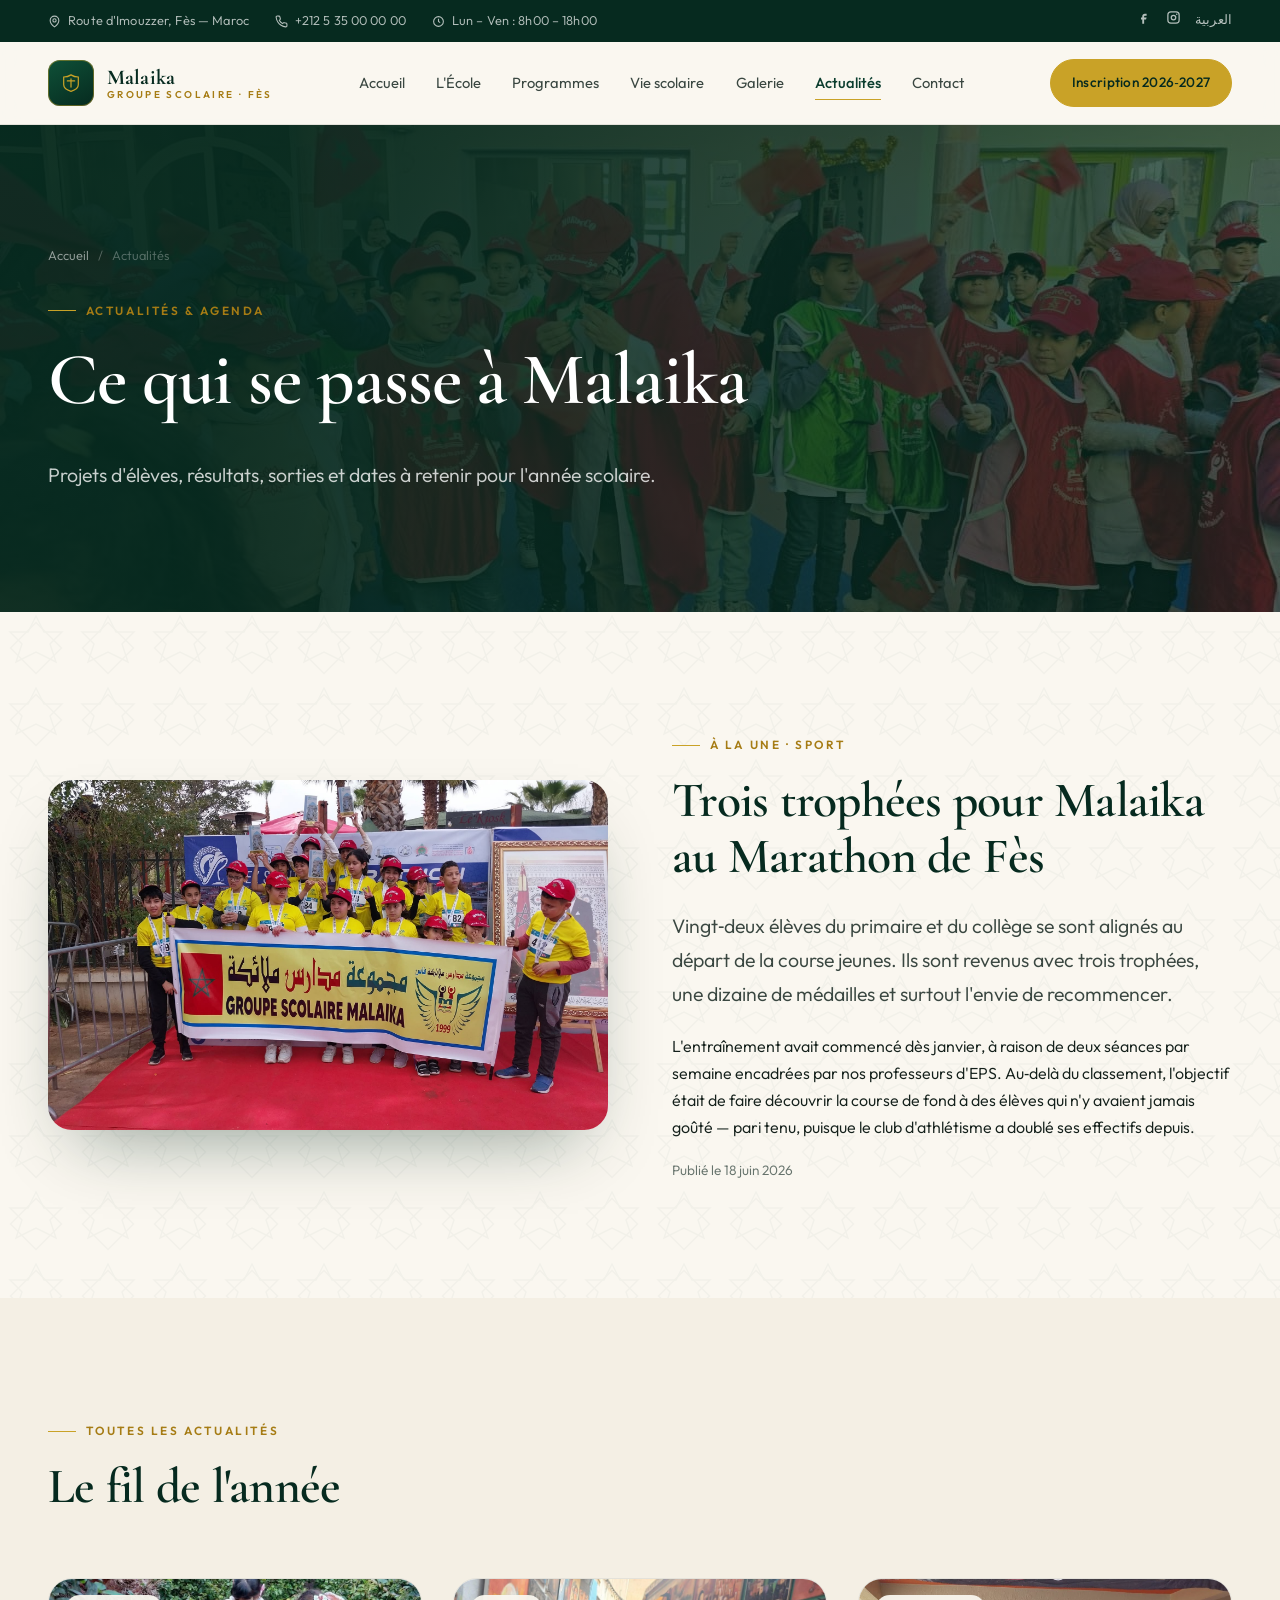
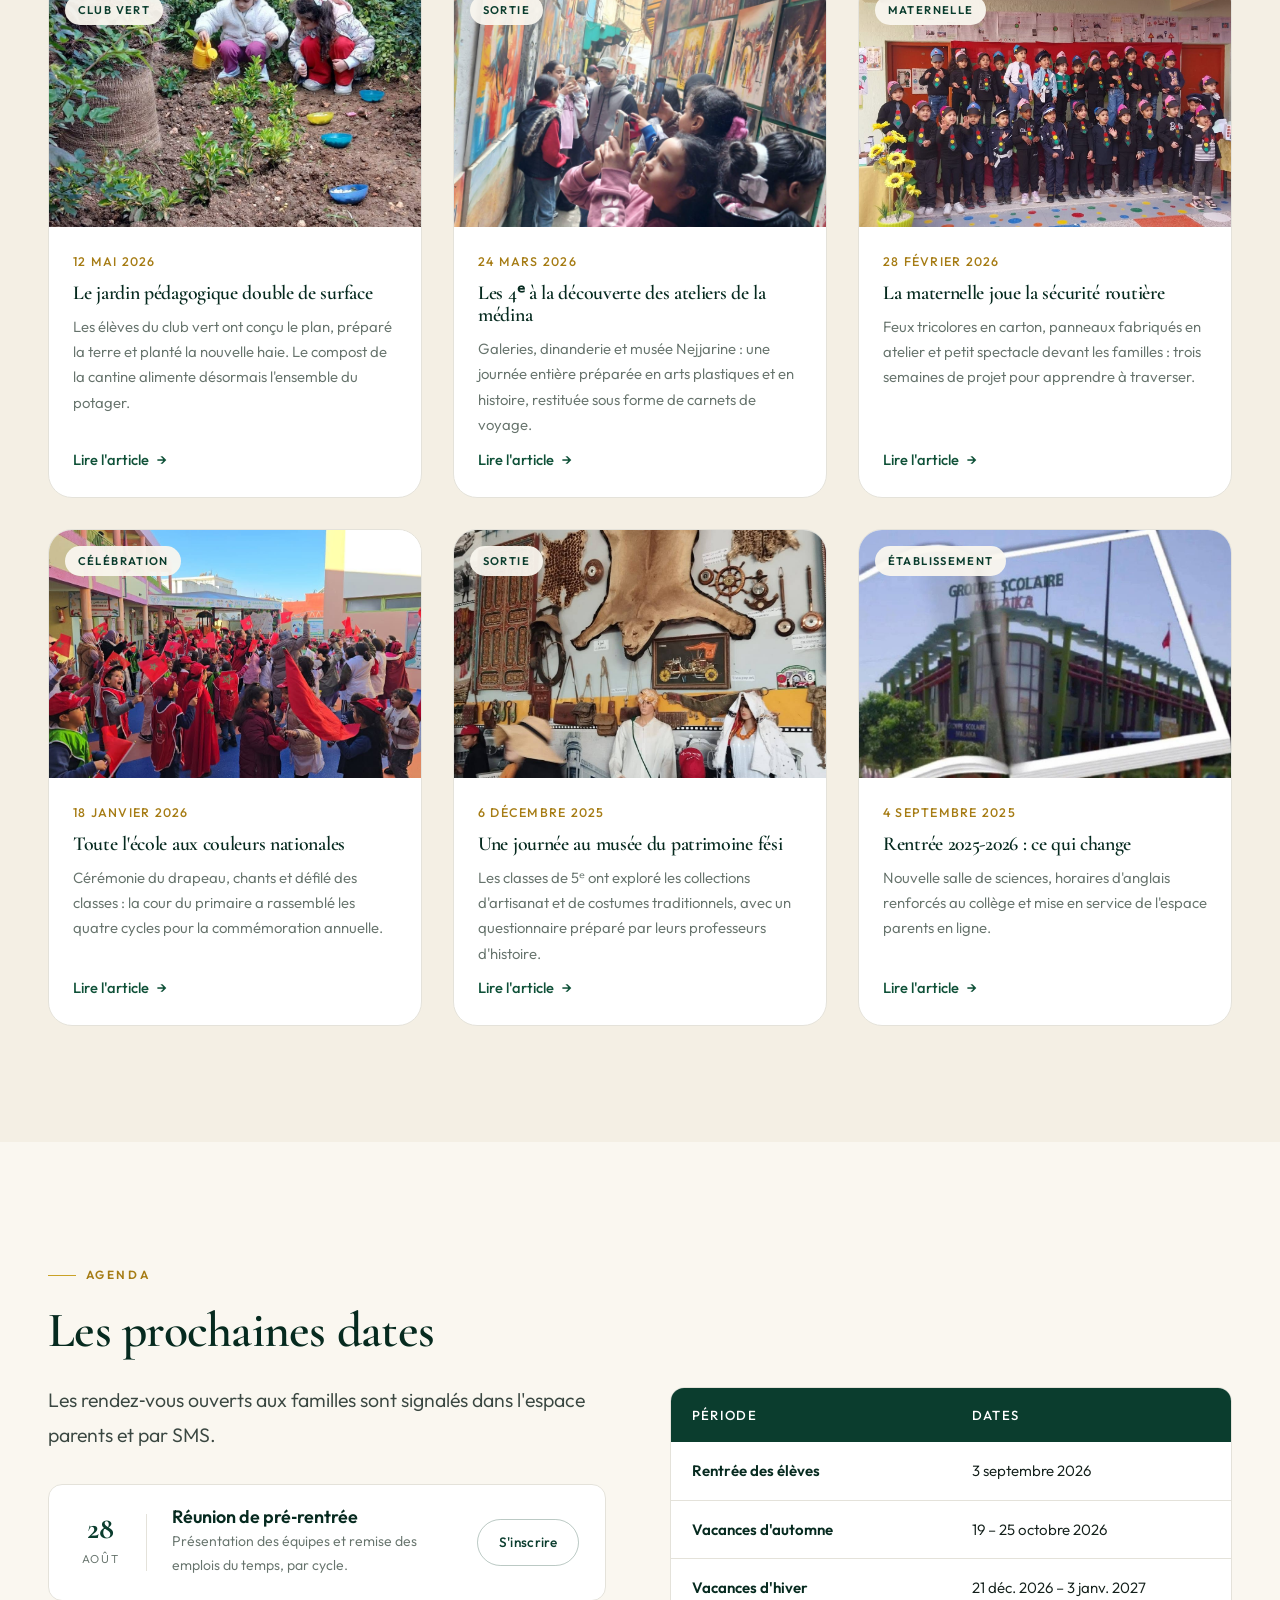
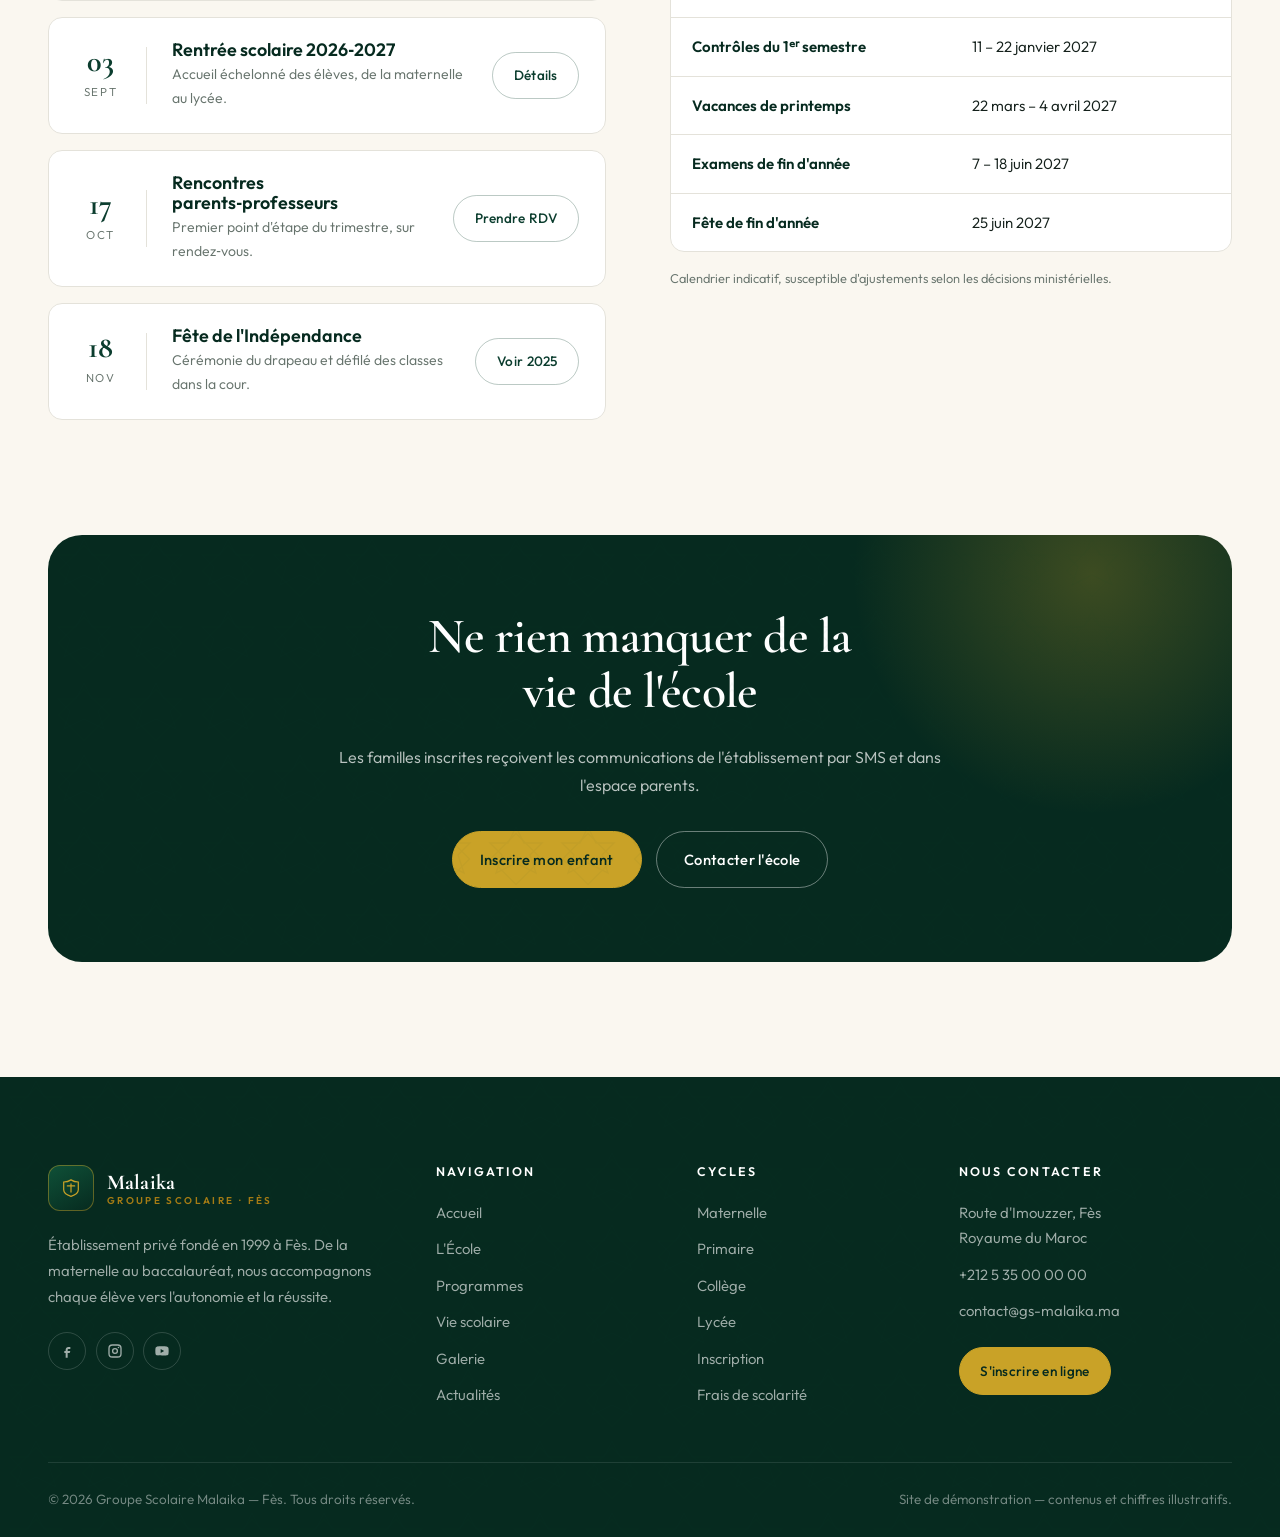
<file: actualites.html>
<!DOCTYPE html>
<html lang="fr">
<head>
<meta charset="utf-8">
<meta name="viewport" content="width=device-width, initial-scale=1">
<title>Actualités & agenda | Groupe Scolaire Malaika Fès</title>
<meta name="description" content="Toutes les actualités du Groupe Scolaire Malaika à Fès : sorties, résultats sportifs, projets d'élèves, agenda de l'année scolaire et calendrier des vacances.">
<meta name="theme-color" content="#0b3d2e">
<link rel="preconnect" href="https://fonts.googleapis.com">
<link rel="preconnect" href="https://fonts.gstatic.com" crossorigin>
<link href="https://fonts.googleapis.com/css2?family=Cormorant+Garamond:ital,wght@0,400;0,500;0,600;0,700;1,400;1,600&family=Outfit:wght@300;400;500;600&display=swap" rel="stylesheet">
<link rel="stylesheet" href="assets/css/style.css">
<link rel="icon" href="data:image/svg+xml,%3Csvg xmlns='http://www.w3.org/2000/svg' viewBox='0 0 32 32'%3E%3Crect width='32' height='32' rx='8' fill='%230b3d2e'/%3E%3Cpath d='M8 21V11l8 3 8-3v10l-8 3z' fill='%23c9a227'/%3E%3C/svg%3E">
</head>
<body>

<div class="topbar">
  <div class="container topbar__inner">
    <ul class="topbar__list">
      <li><svg width="13" height="13" viewBox="0 0 24 24" fill="none" stroke="currentColor" stroke-width="2"><path d="M20 10c0 6-8 12-8 12s-8-6-8-12a8 8 0 0 1 16 0Z"/><circle cx="12" cy="10" r="3"/></svg> Route d'Imouzzer, Fès — Maroc</li>
      <li><svg width="13" height="13" viewBox="0 0 24 24" fill="none" stroke="currentColor" stroke-width="2"><path d="M22 16.9v3a2 2 0 0 1-2.2 2 19.8 19.8 0 0 1-8.6-3.1 19.5 19.5 0 0 1-6-6A19.8 19.8 0 0 1 2.1 4.2 2 2 0 0 1 4.1 2h3a2 2 0 0 1 2 1.7c.1 1 .4 1.9.7 2.8a2 2 0 0 1-.5 2.1L8.1 9.9a16 16 0 0 0 6 6l1.3-1.3a2 2 0 0 1 2.1-.4c.9.3 1.8.6 2.8.7a2 2 0 0 1 1.7 2Z"/></svg> <a href="tel:+212535000000">+212 5 35 00 00 00</a></li>
      <li><svg width="13" height="13" viewBox="0 0 24 24" fill="none" stroke="currentColor" stroke-width="2"><circle cx="12" cy="12" r="9"/><path d="M12 7v5l3 2"/></svg> Lun – Ven : 8h00 – 18h00</li>
    </ul>
    <div class="topbar__socials">
      <a href="#" aria-label="Facebook"><svg width="15" height="15" viewBox="0 0 24 24" fill="currentColor"><path d="M14 9h3V6h-3c-2.2 0-4 1.8-4 4v2H8v3h2v7h3v-7h3l1-3h-4v-2c0-.6.4-1 1-1Z"/></svg></a>
      <a href="#" aria-label="Instagram"><svg width="15" height="15" viewBox="0 0 24 24" fill="none" stroke="currentColor" stroke-width="2"><rect x="3" y="3" width="18" height="18" rx="5"/><circle cx="12" cy="12" r="3.6"/><circle cx="17.2" cy="6.8" r="1.2" fill="currentColor" stroke="none"/></svg></a>
      <a href="#" class="ar" aria-label="النسخة العربية">العربية</a>
    </div>
  </div>
</div>

<header class="header">
  <div class="container nav">
    <a href="index.html" class="brand" aria-label="Groupe Scolaire Malaika — accueil">
      <span class="brand__mark"><svg viewBox="0 0 32 32" fill="none" aria-hidden="true"><path d="M16 6c-3 2-6 2.6-9 2.6v9.6c0 4 4.2 6.6 9 8.2 4.8-1.6 9-4.2 9-8.2V8.6c-3 0-6-.6-9-2.6Z" stroke="#c9a227" stroke-width="1.5"/><path d="M16 11v10M11.5 13.5h9" stroke="#c9a227" stroke-width="1.5" stroke-linecap="round"/></svg></span>
      <span class="brand__text"><span class="brand__name">Malaika</span><span class="brand__sub">Groupe Scolaire · Fès</span></span>
    </a>
    <nav class="nav__menu" id="primary-nav" aria-label="Navigation principale">
      <a class="nav__link" href="index.html">Accueil</a>
      <a class="nav__link" href="ecole.html">L'École</a>
      <a class="nav__link" href="programmes.html">Programmes</a>
      <a class="nav__link" href="vie-scolaire.html">Vie scolaire</a>
      <a class="nav__link" href="galerie.html">Galerie</a>
      <a class="nav__link" href="actualites.html">Actualités</a>
      <a class="nav__link" href="contact.html">Contact</a>
      <a class="btn btn--gold btn--sm" href="admission.html">Inscription 2026‑2027</a>
    </nav>
    <div class="nav__actions">
      <a class="btn btn--gold btn--sm" href="admission.html">Inscription 2026‑2027</a>
      <button class="nav__toggle" type="button" aria-label="Ouvrir le menu" aria-expanded="false" aria-controls="primary-nav"><span></span><span></span><span></span></button>
    </div>
  </div>
</header>

<main>

<section class="page-hero">
  <div class="page-hero__media"><img src="images/615984561_1695628128482103_1562633607558848647_n.jpg" alt="Célébration à l'école Malaika"></div>
  <div class="page-hero__scrim"></div>
  <div class="container">
    <nav class="breadcrumb" aria-label="Fil d'ariane"><a href="index.html">Accueil</a><span>/</span><span>Actualités</span></nav>
    <span class="eyebrow">Actualités & agenda</span>
    <h1>Ce qui se passe à Malaika</h1>
    <p class="lead">Projets d'élèves, résultats, sorties et dates à retenir pour l'année scolaire.</p>
  </div>
</section>

<!-- ══════════ À LA UNE ══════════ -->
<section class="section">
  <div class="zellige" aria-hidden="true"></div>
  <div class="container">
    <div class="split" data-reveal>
      <div class="frame frame--wide">
        <img src="images/492485788_1468965204481731_6242933675573367938_n.jpg" alt="Les élèves de Malaika posent avec leurs trophées au Marathon de Fès">
      </div>
      <div>
        <span class="eyebrow">À la une · Sport</span>
        <h2>Trois trophées pour Malaika au Marathon de Fès</h2>
        <p class="lead">
          Vingt‑deux élèves du primaire et du collège se sont alignés au départ de la
          course jeunes. Ils sont revenus avec trois trophées, une dizaine de médailles
          et surtout l'envie de recommencer.
        </p>
        <p>
          L'entraînement avait commencé dès janvier, à raison de deux séances par semaine
          encadrées par nos professeurs d'EPS. Au‑delà du classement, l'objectif était de
          faire découvrir la course de fond à des élèves qui n'y avaient jamais goûté —
          pari tenu, puisque le club d'athlétisme a doublé ses effectifs depuis.
        </p>
        <p style="color:var(--ink-500);font-size:.85rem">Publié le 18 juin 2026</p>
      </div>
    </div>
  </div>
</section>

<!-- ══════════ ARTICLES ══════════ -->
<section class="section section--cream">
  <div class="container">
    <div class="section-head" data-reveal>
      <span class="eyebrow">Toutes les actualités</span>
      <h2>Le fil de l'année</h2>
    </div>

    <div class="grid grid--3">
      <article class="post" data-reveal>
        <div class="post__media">
          <img src="images/678216624_1780707879974127_1512770396355926681_n.jpg" alt="Élèves plantant des arbustes au jardin pédagogique" loading="lazy">
          <span class="post__tag">Club vert</span>
        </div>
        <div class="post__body">
          <span class="post__date">12 mai 2026</span>
          <h3>Le jardin pédagogique double de surface</h3>
          <p>Les élèves du club vert ont conçu le plan, préparé la terre et planté la nouvelle haie. Le compost de la cantine alimente désormais l'ensemble du potager.</p>
          <a class="link-arrow" href="#">Lire l'article</a>
        </div>
      </article>

      <article class="post" data-reveal data-reveal-delay="80">
        <div class="post__media">
          <img src="images/670417983_1772104774167771_8426535969637202242_n.jpg" alt="Collégiens dans une galerie d'art de la médina" loading="lazy">
          <span class="post__tag">Sortie</span>
        </div>
        <div class="post__body">
          <span class="post__date">24 mars 2026</span>
          <h3>Les 4ᵉ à la découverte des ateliers de la médina</h3>
          <p>Galeries, dinanderie et musée Nejjarine : une journée entière préparée en arts plastiques et en histoire, restituée sous forme de carnets de voyage.</p>
          <a class="link-arrow" href="#">Lire l'article</a>
        </div>
      </article>

      <article class="post" data-reveal data-reveal-delay="160">
        <div class="post__media">
          <img src="images/491396268_1468984361146482_1874918341854458948_n.jpg" alt="Spectacle de maternelle sur la sécurité routière" loading="lazy">
          <span class="post__tag">Maternelle</span>
        </div>
        <div class="post__body">
          <span class="post__date">28 février 2026</span>
          <h3>La maternelle joue la sécurité routière</h3>
          <p>Feux tricolores en carton, panneaux fabriqués en atelier et petit spectacle devant les familles : trois semaines de projet pour apprendre à traverser.</p>
          <a class="link-arrow" href="#">Lire l'article</a>
        </div>
      </article>

      <article class="post" data-reveal>
        <div class="post__media">
          <img src="images/615815637_1695630198481896_971171580530024366_n.jpg" alt="Cour de l'école pavoisée pour une fête nationale" loading="lazy">
          <span class="post__tag">Célébration</span>
        </div>
        <div class="post__body">
          <span class="post__date">18 janvier 2026</span>
          <h3>Toute l'école aux couleurs nationales</h3>
          <p>Cérémonie du drapeau, chants et défilé des classes : la cour du primaire a rassemblé les quatre cycles pour la commémoration annuelle.</p>
          <a class="link-arrow" href="#">Lire l'article</a>
        </div>
      </article>

      <article class="post" data-reveal data-reveal-delay="80">
        <div class="post__media">
          <img src="images/507099986_1512126626832255_7107020856548193082_n.jpg" alt="Élèves visitant un musée du patrimoine à Fès" loading="lazy">
          <span class="post__tag">Sortie</span>
        </div>
        <div class="post__body">
          <span class="post__date">6 décembre 2025</span>
          <h3>Une journée au musée du patrimoine fési</h3>
          <p>Les classes de 5ᵉ ont exploré les collections d'artisanat et de costumes traditionnels, avec un questionnaire préparé par leurs professeurs d'histoire.</p>
          <a class="link-arrow" href="#">Lire l'article</a>
        </div>
      </article>

      <article class="post" data-reveal data-reveal-delay="160">
        <div class="post__media">
          <img src="images/490738636_1457087522336166_8977567626231503612_n.jpg" alt="Façade de l'école Malaika" loading="lazy">
          <span class="post__tag">Établissement</span>
        </div>
        <div class="post__body">
          <span class="post__date">4 septembre 2025</span>
          <h3>Rentrée 2025‑2026 : ce qui change</h3>
          <p>Nouvelle salle de sciences, horaires d'anglais renforcés au collège et mise en service de l'espace parents en ligne.</p>
          <a class="link-arrow" href="#">Lire l'article</a>
        </div>
      </article>
    </div>
  </div>
</section>

<!-- ══════════ AGENDA ══════════ -->
<section class="section">
  <div class="container split split--wide-text">
    <div data-reveal>
      <span class="eyebrow">Agenda</span>
      <h2>Les prochaines dates</h2>
      <p class="lead">Les rendez‑vous ouverts aux familles sont signalés dans l'espace parents et par SMS.</p>
      <div style="display:grid;gap:1rem;margin-top:2rem">
        <div class="event">
          <div class="event__date"><b>28</b><span>Août</span></div>
          <div><h4>Réunion de pré‑rentrée</h4><p>Présentation des équipes et remise des emplois du temps, par cycle.</p></div>
          <a class="btn btn--ghost btn--sm" href="contact.html">S'inscrire</a>
        </div>
        <div class="event">
          <div class="event__date"><b>03</b><span>Sept</span></div>
          <div><h4>Rentrée scolaire 2026‑2027</h4><p>Accueil échelonné des élèves, de la maternelle au lycée.</p></div>
          <a class="btn btn--ghost btn--sm" href="contact.html">Détails</a>
        </div>
        <div class="event">
          <div class="event__date"><b>17</b><span>Oct</span></div>
          <div><h4>Rencontres parents‑professeurs</h4><p>Premier point d'étape du trimestre, sur rendez‑vous.</p></div>
          <a class="btn btn--ghost btn--sm" href="contact.html">Prendre RDV</a>
        </div>
        <div class="event">
          <div class="event__date"><b>18</b><span>Nov</span></div>
          <div><h4>Fête de l'Indépendance</h4><p>Cérémonie du drapeau et défilé des classes dans la cour.</p></div>
          <a class="btn btn--ghost btn--sm" href="galerie.html">Voir 2025</a>
        </div>
      </div>
    </div>

    <div data-reveal data-reveal-delay="120">
      <div class="table-wrap">
        <table>
          <caption class="sr-only">Calendrier de l'année scolaire</caption>
          <thead><tr><th>Période</th><th>Dates</th></tr></thead>
          <tbody>
            <tr><td><strong>Rentrée des élèves</strong></td><td>3 septembre 2026</td></tr>
            <tr><td><strong>Vacances d'automne</strong></td><td>19 – 25 octobre 2026</td></tr>
            <tr><td><strong>Vacances d'hiver</strong></td><td>21 déc. 2026 – 3 janv. 2027</td></tr>
            <tr><td><strong>Contrôles du 1ᵉʳ semestre</strong></td><td>11 – 22 janvier 2027</td></tr>
            <tr><td><strong>Vacances de printemps</strong></td><td>22 mars – 4 avril 2027</td></tr>
            <tr><td><strong>Examens de fin d'année</strong></td><td>7 – 18 juin 2027</td></tr>
            <tr><td><strong>Fête de fin d'année</strong></td><td>25 juin 2027</td></tr>
          </tbody>
        </table>
      </div>
      <p class="form-note">Calendrier indicatif, susceptible d'ajustements selon les décisions ministérielles.</p>
    </div>
  </div>
</section>

<section class="section" style="padding-top:0">
  <div class="container">
    <div class="cta-band" data-reveal>
      <div class="cta-band__glow" aria-hidden="true"></div>
      <div class="zellige" aria-hidden="true"></div>
      <h2>Ne rien manquer de la vie de l'école</h2>
      <p>Les familles inscrites reçoivent les communications de l'établissement par SMS et dans l'espace parents.</p>
      <div class="cta-band__actions">
        <a class="btn btn--gold" href="admission.html">Inscrire mon enfant</a>
        <a class="btn btn--light" href="contact.html">Contacter l'école</a>
      </div>
    </div>
  </div>
</section>

</main>

<footer class="footer">
  <div class="zellige" aria-hidden="true"></div>
  <div class="container">
    <div class="footer__grid">
      <div>
        <a href="index.html" class="brand" style="margin-bottom:1.3rem">
          <span class="brand__mark"><svg viewBox="0 0 32 32" fill="none" aria-hidden="true"><path d="M16 6c-3 2-6 2.6-9 2.6v9.6c0 4 4.2 6.6 9 8.2 4.8-1.6 9-4.2 9-8.2V8.6c-3 0-6-.6-9-2.6Z" stroke="#c9a227" stroke-width="1.5"/><path d="M16 11v10M11.5 13.5h9" stroke="#c9a227" stroke-width="1.5" stroke-linecap="round"/></svg></span>
          <span class="brand__text"><span class="brand__name">Malaika</span><span class="brand__sub">Groupe Scolaire · Fès</span></span>
        </a>
        <p>Établissement privé fondé en 1999 à Fès. De la maternelle au baccalauréat, nous accompagnons chaque élève vers l'autonomie et la réussite.</p>
        <div class="socials" style="margin-top:1.4rem">
          <a href="#" aria-label="Facebook"><svg width="16" height="16" viewBox="0 0 24 24" fill="currentColor"><path d="M14 9h3V6h-3c-2.2 0-4 1.8-4 4v2H8v3h2v7h3v-7h3l1-3h-4v-2c0-.6.4-1 1-1Z"/></svg></a>
          <a href="#" aria-label="Instagram"><svg width="16" height="16" viewBox="0 0 24 24" fill="none" stroke="currentColor" stroke-width="2"><rect x="3" y="3" width="18" height="18" rx="5"/><circle cx="12" cy="12" r="3.6"/><circle cx="17.2" cy="6.8" r="1.2" fill="currentColor" stroke="none"/></svg></a>
          <a href="#" aria-label="YouTube"><svg width="16" height="16" viewBox="0 0 24 24" fill="currentColor"><path d="M22 12s0-3.2-.4-4.7a2.5 2.5 0 0 0-1.8-1.8C18.3 5 12 5 12 5s-6.3 0-7.8.5A2.5 2.5 0 0 0 2.4 7.3C2 8.8 2 12 2 12s0 3.2.4 4.7a2.5 2.5 0 0 0 1.8 1.8C5.7 19 12 19 12 19s6.3 0 7.8-.5a2.5 2.5 0 0 0 1.8-1.8C22 15.2 22 12 22 12ZM10 15V9l5.2 3L10 15Z"/></svg></a>
        </div>
      </div>
      <div>
        <h4>Navigation</h4>
        <div class="footer__links">
          <a href="index.html">Accueil</a><a href="ecole.html">L'École</a><a href="programmes.html">Programmes</a>
          <a href="vie-scolaire.html">Vie scolaire</a><a href="galerie.html">Galerie</a><a href="actualites.html">Actualités</a>
        </div>
      </div>
      <div>
        <h4>Cycles</h4>
        <div class="footer__links">
          <a href="programmes.html#maternelle">Maternelle</a><a href="programmes.html#primaire">Primaire</a>
          <a href="programmes.html#college">Collège</a><a href="programmes.html#lycee">Lycée</a>
          <a href="admission.html">Inscription</a><a href="admission.html#frais">Frais de scolarité</a>
        </div>
      </div>
      <div>
        <h4>Nous contacter</h4>
        <div class="footer__links">
          <a href="#">Route d'Imouzzer, Fès<br>Royaume du Maroc</a>
          <a href="tel:+212535000000">+212 5 35 00 00 00</a>
          <a href="mailto:contact@gs-malaika.ma">contact@gs-malaika.ma</a>
        </div>
        <a class="btn btn--gold btn--sm" href="admission.html" style="margin-top:1.5rem">S'inscrire en ligne</a>
      </div>
    </div>
    <div class="footer__bottom">
      <span>© <span data-year>2026</span> Groupe Scolaire Malaika — Fès. Tous droits réservés.</span>
      <span>Site de démonstration — contenus et chiffres illustratifs.</span>
    </div>
  </div>
</footer>

<script src="assets/js/main.js"></script>
</body>
</html>
</file>
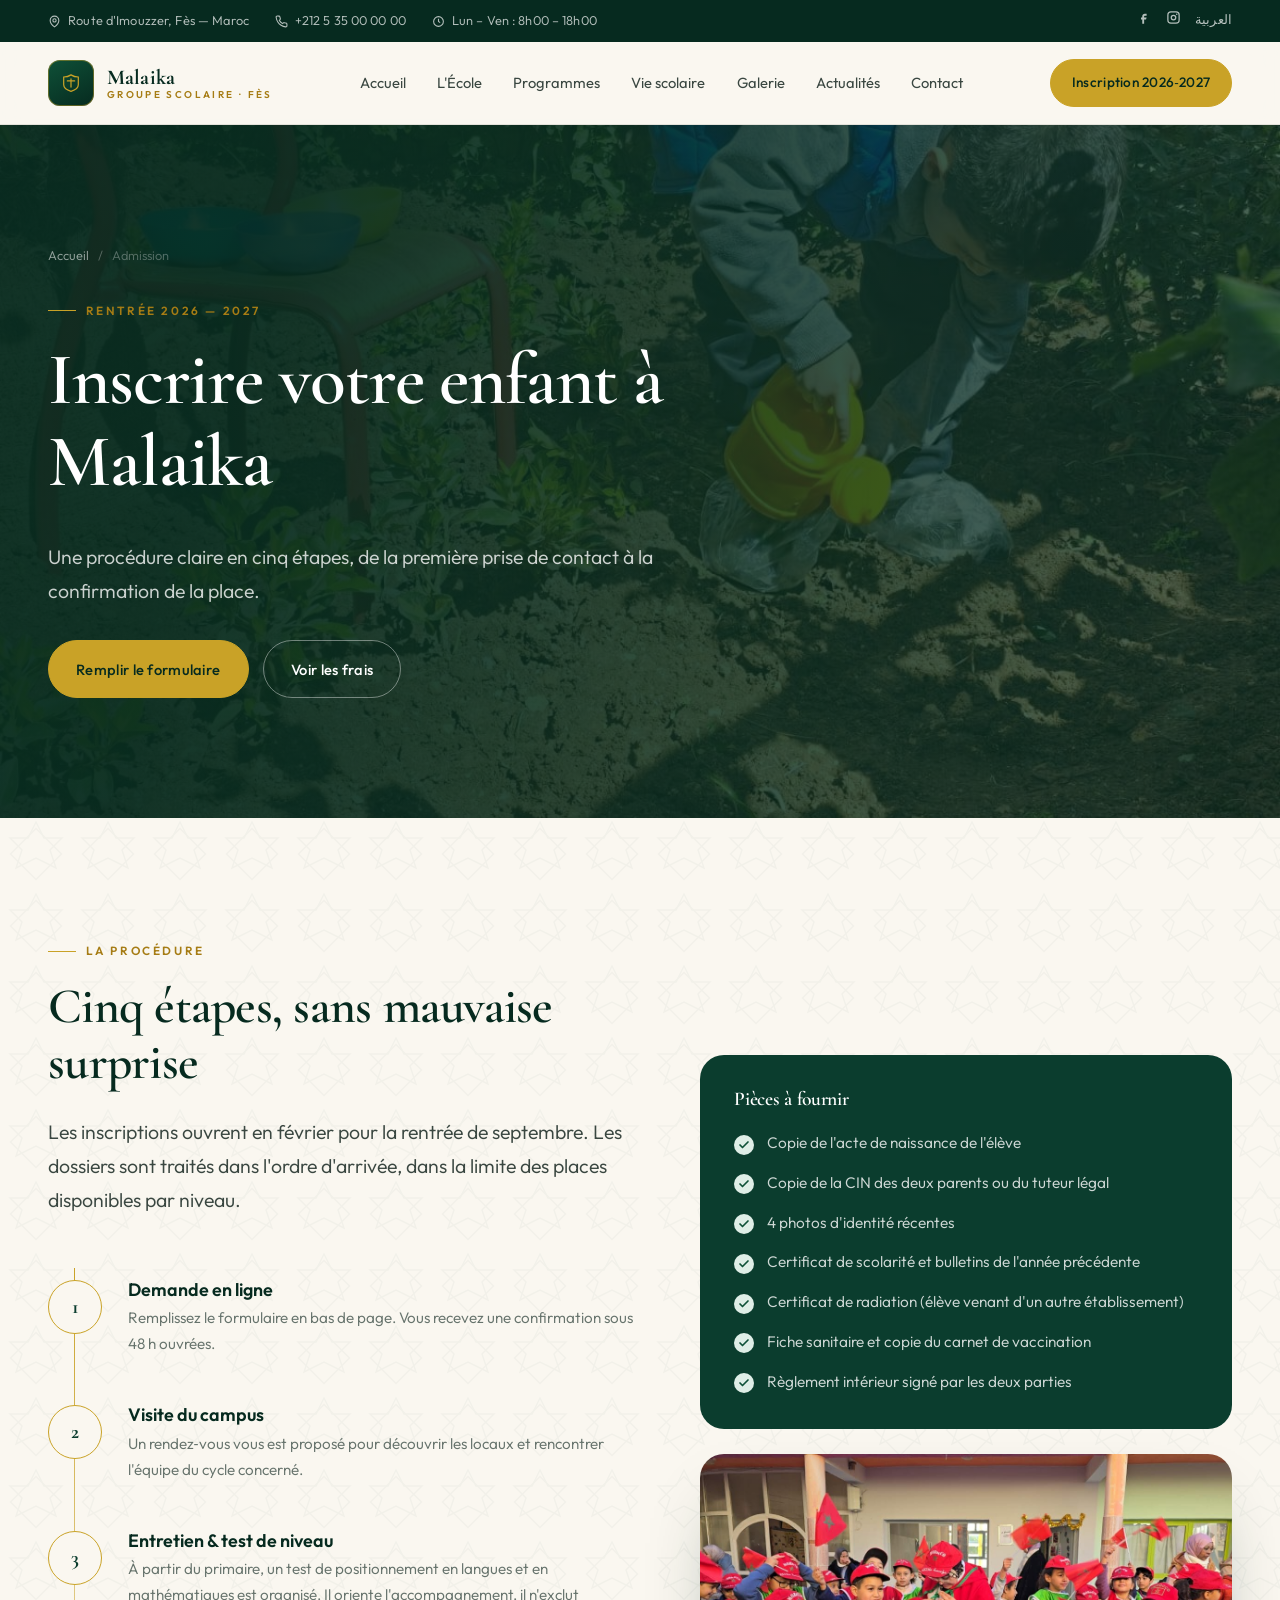
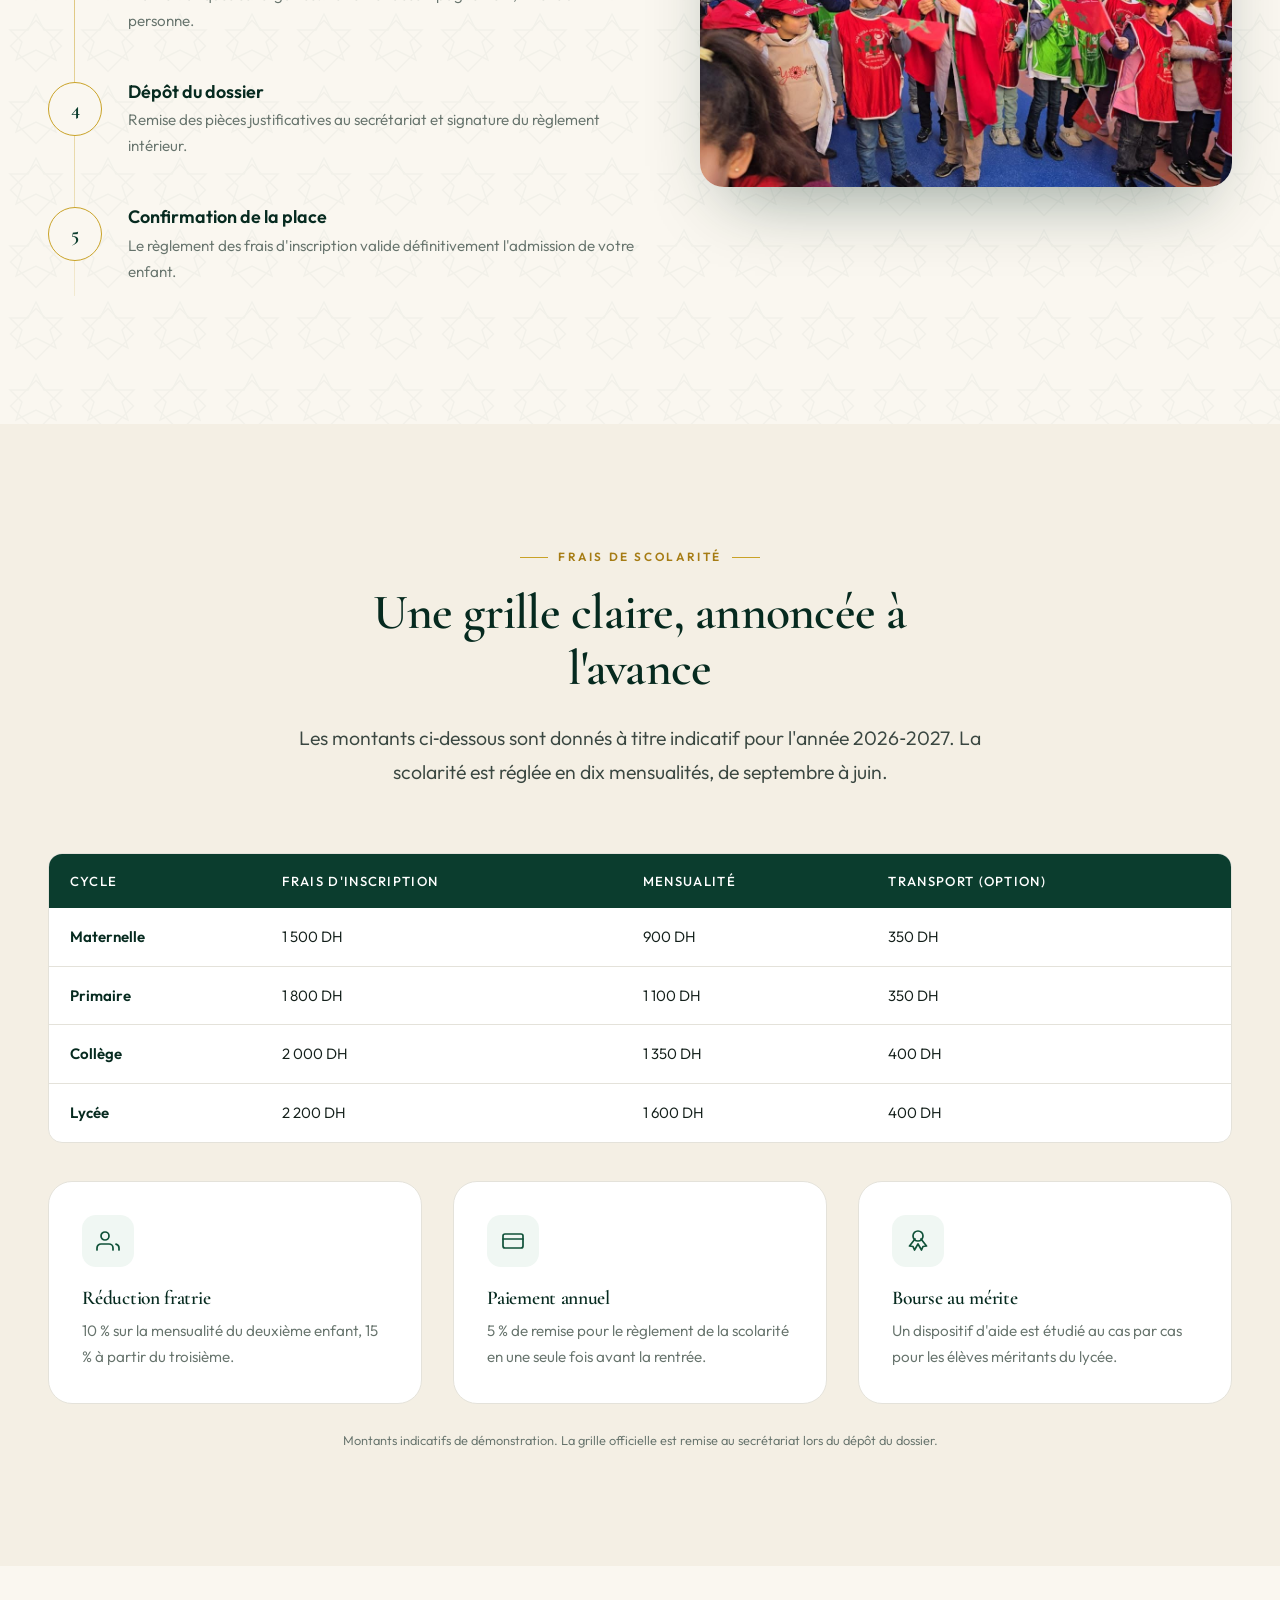
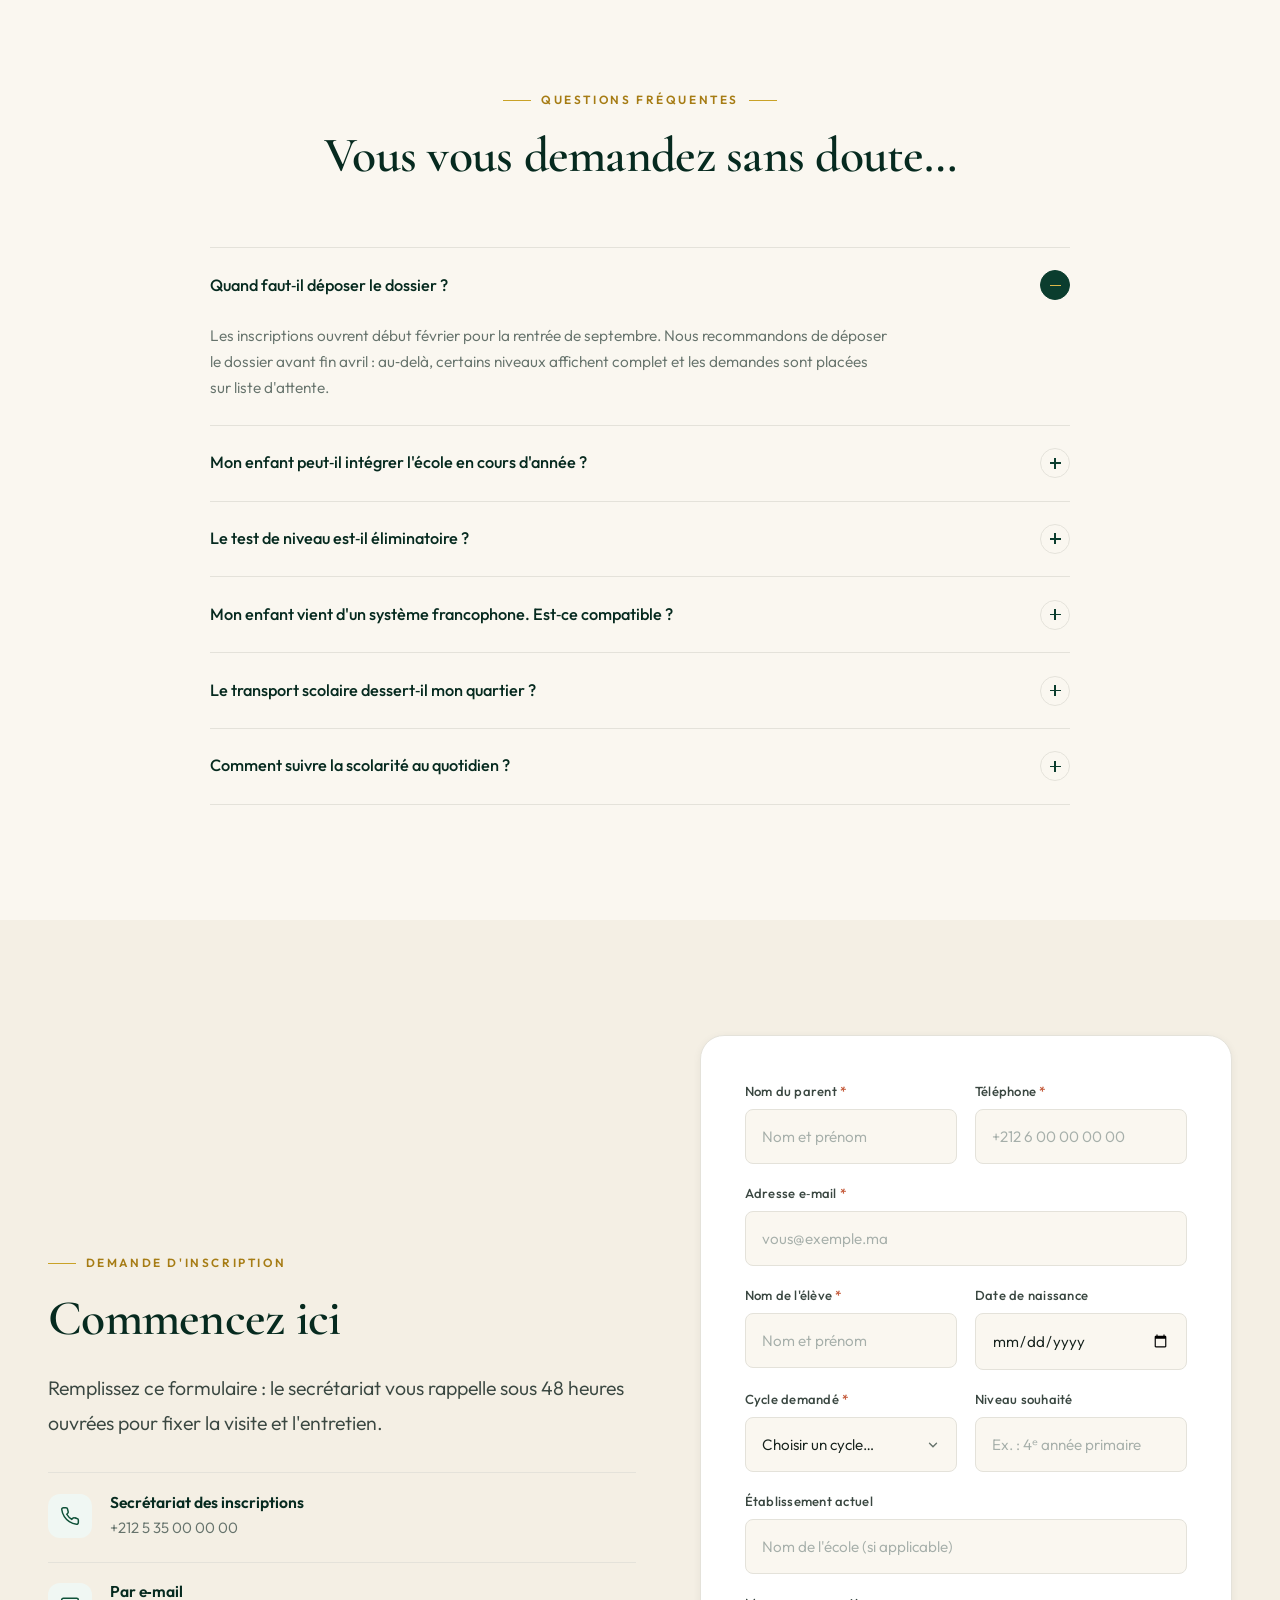
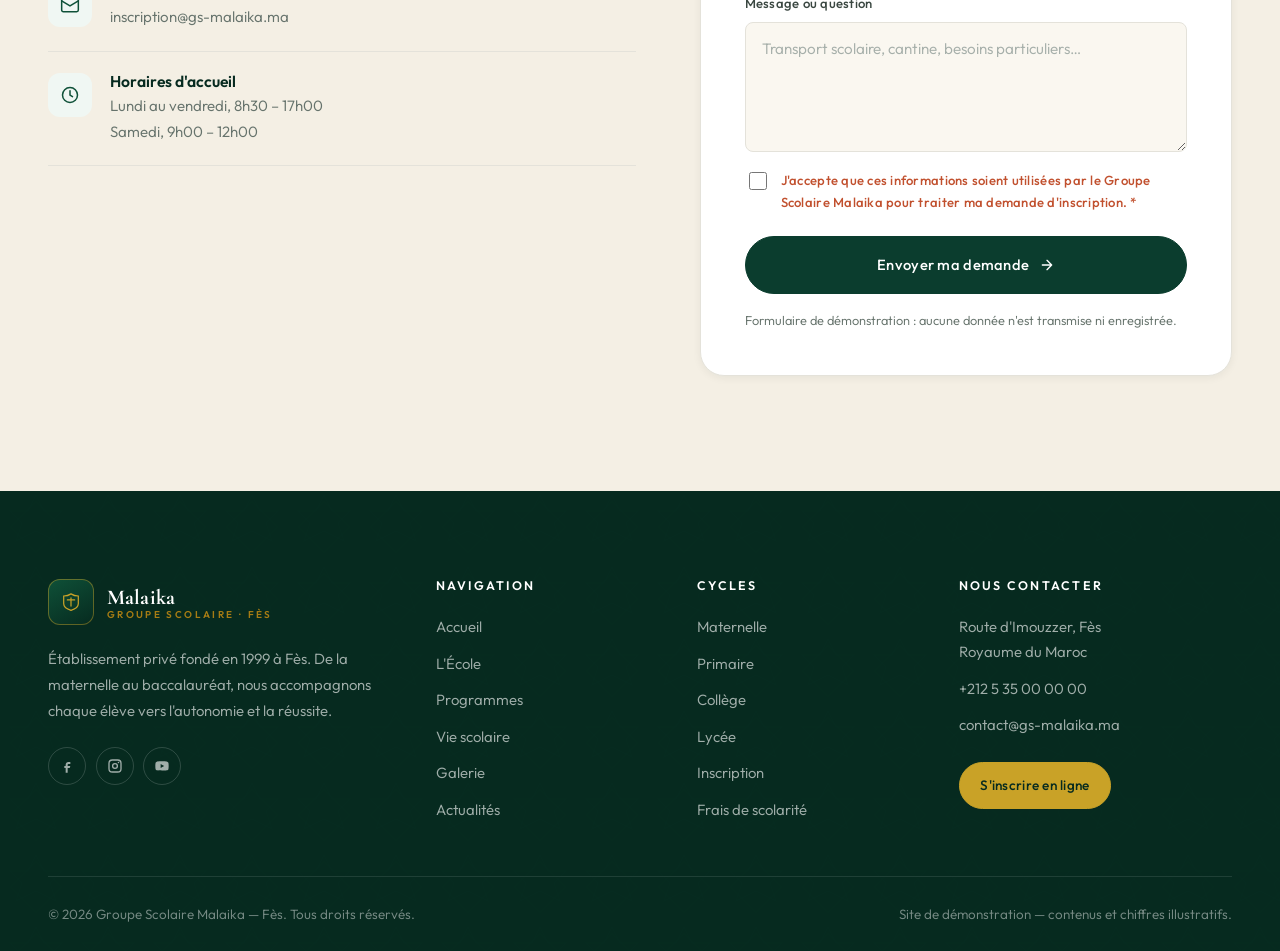
<file: admission.html>
<!DOCTYPE html>
<html lang="fr">
<head>
<meta charset="utf-8">
<meta name="viewport" content="width=device-width, initial-scale=1">
<title>Inscription 2026‑2027 — Admission | Groupe Scolaire Malaika Fès</title>
<meta name="description" content="Inscription au Groupe Scolaire Malaika à Fès : étapes, pièces à fournir, frais de scolarité, FAQ et formulaire de demande en ligne pour la rentrée 2026-2027.">
<meta name="theme-color" content="#0b3d2e">
<link rel="preconnect" href="https://fonts.googleapis.com">
<link rel="preconnect" href="https://fonts.gstatic.com" crossorigin>
<link href="https://fonts.googleapis.com/css2?family=Cormorant+Garamond:ital,wght@0,400;0,500;0,600;0,700;1,400;1,600&family=Outfit:wght@300;400;500;600&display=swap" rel="stylesheet">
<link rel="stylesheet" href="assets/css/style.css">
<link rel="icon" href="data:image/svg+xml,%3Csvg xmlns='http://www.w3.org/2000/svg' viewBox='0 0 32 32'%3E%3Crect width='32' height='32' rx='8' fill='%230b3d2e'/%3E%3Cpath d='M8 21V11l8 3 8-3v10l-8 3z' fill='%23c9a227'/%3E%3C/svg%3E">
</head>
<body>

<div class="topbar">
  <div class="container topbar__inner">
    <ul class="topbar__list">
      <li><svg width="13" height="13" viewBox="0 0 24 24" fill="none" stroke="currentColor" stroke-width="2"><path d="M20 10c0 6-8 12-8 12s-8-6-8-12a8 8 0 0 1 16 0Z"/><circle cx="12" cy="10" r="3"/></svg> Route d'Imouzzer, Fès — Maroc</li>
      <li><svg width="13" height="13" viewBox="0 0 24 24" fill="none" stroke="currentColor" stroke-width="2"><path d="M22 16.9v3a2 2 0 0 1-2.2 2 19.8 19.8 0 0 1-8.6-3.1 19.5 19.5 0 0 1-6-6A19.8 19.8 0 0 1 2.1 4.2 2 2 0 0 1 4.1 2h3a2 2 0 0 1 2 1.7c.1 1 .4 1.9.7 2.8a2 2 0 0 1-.5 2.1L8.1 9.9a16 16 0 0 0 6 6l1.3-1.3a2 2 0 0 1 2.1-.4c.9.3 1.8.6 2.8.7a2 2 0 0 1 1.7 2Z"/></svg> <a href="tel:+212535000000">+212 5 35 00 00 00</a></li>
      <li><svg width="13" height="13" viewBox="0 0 24 24" fill="none" stroke="currentColor" stroke-width="2"><circle cx="12" cy="12" r="9"/><path d="M12 7v5l3 2"/></svg> Lun – Ven : 8h00 – 18h00</li>
    </ul>
    <div class="topbar__socials">
      <a href="#" aria-label="Facebook"><svg width="15" height="15" viewBox="0 0 24 24" fill="currentColor"><path d="M14 9h3V6h-3c-2.2 0-4 1.8-4 4v2H8v3h2v7h3v-7h3l1-3h-4v-2c0-.6.4-1 1-1Z"/></svg></a>
      <a href="#" aria-label="Instagram"><svg width="15" height="15" viewBox="0 0 24 24" fill="none" stroke="currentColor" stroke-width="2"><rect x="3" y="3" width="18" height="18" rx="5"/><circle cx="12" cy="12" r="3.6"/><circle cx="17.2" cy="6.8" r="1.2" fill="currentColor" stroke="none"/></svg></a>
      <a href="#" class="ar" aria-label="النسخة العربية">العربية</a>
    </div>
  </div>
</div>

<header class="header">
  <div class="container nav">
    <a href="index.html" class="brand" aria-label="Groupe Scolaire Malaika — accueil">
      <span class="brand__mark"><svg viewBox="0 0 32 32" fill="none" aria-hidden="true"><path d="M16 6c-3 2-6 2.6-9 2.6v9.6c0 4 4.2 6.6 9 8.2 4.8-1.6 9-4.2 9-8.2V8.6c-3 0-6-.6-9-2.6Z" stroke="#c9a227" stroke-width="1.5"/><path d="M16 11v10M11.5 13.5h9" stroke="#c9a227" stroke-width="1.5" stroke-linecap="round"/></svg></span>
      <span class="brand__text"><span class="brand__name">Malaika</span><span class="brand__sub">Groupe Scolaire · Fès</span></span>
    </a>
    <nav class="nav__menu" id="primary-nav" aria-label="Navigation principale">
      <a class="nav__link" href="index.html">Accueil</a>
      <a class="nav__link" href="ecole.html">L'École</a>
      <a class="nav__link" href="programmes.html">Programmes</a>
      <a class="nav__link" href="vie-scolaire.html">Vie scolaire</a>
      <a class="nav__link" href="galerie.html">Galerie</a>
      <a class="nav__link" href="actualites.html">Actualités</a>
      <a class="nav__link" href="contact.html">Contact</a>
      <a class="btn btn--gold btn--sm" href="admission.html">Inscription 2026‑2027</a>
    </nav>
    <div class="nav__actions">
      <a class="btn btn--gold btn--sm" href="admission.html">Inscription 2026‑2027</a>
      <button class="nav__toggle" type="button" aria-label="Ouvrir le menu" aria-expanded="false" aria-controls="primary-nav"><span></span><span></span><span></span></button>
    </div>
  </div>
</header>

<main>

<section class="page-hero">
  <div class="page-hero__media"><img src="images/677212576_1780719026639679_2426673062793624832_n.jpg" alt="Élève de Malaika au jardin pédagogique"></div>
  <div class="page-hero__scrim"></div>
  <div class="container">
    <nav class="breadcrumb" aria-label="Fil d'ariane"><a href="index.html">Accueil</a><span>/</span><span>Admission</span></nav>
    <span class="eyebrow">Rentrée 2026 — 2027</span>
    <h1>Inscrire votre enfant à Malaika</h1>
    <p class="lead">
      Une procédure claire en cinq étapes, de la première prise de contact à la
      confirmation de la place.
    </p>
    <div style="display:flex;gap:.9rem;flex-wrap:wrap;margin-top:2rem">
      <a class="btn btn--gold" href="#formulaire">Remplir le formulaire</a>
      <a class="btn btn--light" href="#frais">Voir les frais</a>
    </div>
  </div>
</section>

<!-- ══════════ ÉTAPES ══════════ -->
<section class="section">
  <div class="zellige" aria-hidden="true"></div>
  <div class="container split split--wide-text">
    <div data-reveal>
      <span class="eyebrow">La procédure</span>
      <h2>Cinq étapes, sans mauvaise surprise</h2>
      <p class="lead">
        Les inscriptions ouvrent en février pour la rentrée de septembre. Les dossiers
        sont traités dans l'ordre d'arrivée, dans la limite des places disponibles par niveau.
      </p>

      <div class="timeline" style="margin-top:2.4rem">
        <div class="tl-step">
          <span class="tl-step__dot">1</span>
          <div>
            <h4>Demande en ligne</h4>
            <p>Remplissez le formulaire en bas de page. Vous recevez une confirmation sous 48 h ouvrées.</p>
          </div>
        </div>
        <div class="tl-step">
          <span class="tl-step__dot">2</span>
          <div>
            <h4>Visite du campus</h4>
            <p>Un rendez‑vous vous est proposé pour découvrir les locaux et rencontrer l'équipe du cycle concerné.</p>
          </div>
        </div>
        <div class="tl-step">
          <span class="tl-step__dot">3</span>
          <div>
            <h4>Entretien & test de niveau</h4>
            <p>À partir du primaire, un test de positionnement en langues et en mathématiques est organisé. Il oriente l'accompagnement, il n'exclut personne.</p>
          </div>
        </div>
        <div class="tl-step">
          <span class="tl-step__dot">4</span>
          <div>
            <h4>Dépôt du dossier</h4>
            <p>Remise des pièces justificatives au secrétariat et signature du règlement intérieur.</p>
          </div>
        </div>
        <div class="tl-step">
          <span class="tl-step__dot">5</span>
          <div>
            <h4>Confirmation de la place</h4>
            <p>Le règlement des frais d'inscription valide définitivement l'admission de votre enfant.</p>
          </div>
        </div>
      </div>
    </div>

    <div data-reveal data-reveal-delay="120">
      <div class="card" style="background:var(--green-800);border-color:transparent;color:rgba(255,255,255,.78)">
        <h3 style="color:#fff">Pièces à fournir</h3>
        <ul class="checklist" style="margin-top:1.2rem">
          <li style="color:rgba(255,255,255,.8)">Copie de l'acte de naissance de l'élève</li>
          <li style="color:rgba(255,255,255,.8)">Copie de la CIN des deux parents ou du tuteur légal</li>
          <li style="color:rgba(255,255,255,.8)">4 photos d'identité récentes</li>
          <li style="color:rgba(255,255,255,.8)">Certificat de scolarité et bulletins de l'année précédente</li>
          <li style="color:rgba(255,255,255,.8)">Certificat de radiation (élève venant d'un autre établissement)</li>
          <li style="color:rgba(255,255,255,.8)">Fiche sanitaire et copie du carnet de vaccination</li>
          <li style="color:rgba(255,255,255,.8)">Règlement intérieur signé par les deux parties</li>
        </ul>
      </div>

      <div class="frame frame--wide" style="margin-top:1.6rem">
        <img src="images/615984561_1695628128482103_1562633607558848647_n.jpg" alt="Élèves de Malaika lors d'une célébration à l'école" loading="lazy">
      </div>
    </div>
  </div>
</section>

<!-- ══════════ FRAIS ══════════ -->
<section class="section section--cream" id="frais">
  <div class="container">
    <div class="section-head section-head--center" data-reveal>
      <span class="eyebrow eyebrow--center">Frais de scolarité</span>
      <h2>Une grille claire, annoncée à l'avance</h2>
      <p class="lead">
        Les montants ci‑dessous sont donnés à titre indicatif pour l'année 2026‑2027.
        La scolarité est réglée en dix mensualités, de septembre à juin.
      </p>
    </div>

    <div class="table-wrap" data-reveal>
      <table>
        <caption class="sr-only">Grille indicative des frais de scolarité 2026-2027</caption>
        <thead>
          <tr><th>Cycle</th><th>Frais d'inscription</th><th>Mensualité</th><th>Transport (option)</th></tr>
        </thead>
        <tbody>
          <tr><td><strong>Maternelle</strong></td><td>1 500 DH</td><td>900 DH</td><td>350 DH</td></tr>
          <tr><td><strong>Primaire</strong></td><td>1 800 DH</td><td>1 100 DH</td><td>350 DH</td></tr>
          <tr><td><strong>Collège</strong></td><td>2 000 DH</td><td>1 350 DH</td><td>400 DH</td></tr>
          <tr><td><strong>Lycée</strong></td><td>2 200 DH</td><td>1 600 DH</td><td>400 DH</td></tr>
        </tbody>
      </table>
    </div>

    <div class="grid grid--3" style="margin-top:2.4rem">
      <div class="card" data-reveal>
        <span class="card__icon"><svg width="24" height="24" viewBox="0 0 24 24" fill="none" stroke="currentColor" stroke-width="1.7" stroke-linecap="round" stroke-linejoin="round"><path d="M17 21v-2a4 4 0 0 0-4-4H5a4 4 0 0 0-4 4v2"/><circle cx="9" cy="7" r="4"/><path d="M23 21v-2a4 4 0 0 0-3-3.9"/></svg></span>
        <h3>Réduction fratrie</h3>
        <p>10 % sur la mensualité du deuxième enfant, 15 % à partir du troisième.</p>
      </div>
      <div class="card" data-reveal data-reveal-delay="80">
        <span class="card__icon"><svg width="24" height="24" viewBox="0 0 24 24" fill="none" stroke="currentColor" stroke-width="1.7" stroke-linecap="round" stroke-linejoin="round"><rect x="2" y="5" width="20" height="14" rx="2"/><path d="M2 10h20"/></svg></span>
        <h3>Paiement annuel</h3>
        <p>5 % de remise pour le règlement de la scolarité en une seule fois avant la rentrée.</p>
      </div>
      <div class="card" data-reveal data-reveal-delay="160">
        <span class="card__icon"><svg width="24" height="24" viewBox="0 0 24 24" fill="none" stroke="currentColor" stroke-width="1.7" stroke-linecap="round" stroke-linejoin="round"><path d="m12 15 3.5 6 1.5-3.5 3.5-.5L15 10M12 15l-3.5 6L7 17.5 3.5 17 9 10"/><circle cx="12" cy="7" r="5"/></svg></span>
        <h3>Bourse au mérite</h3>
        <p>Un dispositif d'aide est étudié au cas par cas pour les élèves méritants du lycée.</p>
      </div>
    </div>

    <p class="form-note center" style="margin-top:1.6rem">
      Montants indicatifs de démonstration. La grille officielle est remise au secrétariat lors du dépôt du dossier.
    </p>
  </div>
</section>

<!-- ══════════ FAQ ══════════ -->
<section class="section">
  <div class="container container--narrow">
    <div class="section-head section-head--center" data-reveal>
      <span class="eyebrow eyebrow--center">Questions fréquentes</span>
      <h2>Vous vous demandez sans doute…</h2>
    </div>

    <div class="accordion" data-reveal>
      <div class="acc-item is-open">
        <button class="acc-head" type="button">Quand faut‑il déposer le dossier ? <i aria-hidden="true"></i></button>
        <div class="acc-body"><p>Les inscriptions ouvrent début février pour la rentrée de septembre. Nous recommandons de déposer le dossier avant fin avril : au‑delà, certains niveaux affichent complet et les demandes sont placées sur liste d'attente.</p></div>
      </div>
      <div class="acc-item">
        <button class="acc-head" type="button">Mon enfant peut‑il intégrer l'école en cours d'année ? <i aria-hidden="true"></i></button>
        <div class="acc-body"><p>Oui, si une place est disponible dans le niveau concerné. Un test de positionnement et un entretien avec le responsable de cycle sont alors organisés dans la semaine qui suit la demande.</p></div>
      </div>
      <div class="acc-item">
        <button class="acc-head" type="button">Le test de niveau est‑il éliminatoire ? <i aria-hidden="true"></i></button>
        <div class="acc-body"><p>Non. Il sert à situer l'élève en langues et en mathématiques afin de prévoir, si nécessaire, un accompagnement dès la rentrée. Il ne conditionne pas l'admission, sauf pour les filières scientifiques du lycée où un niveau minimal est requis.</p></div>
      </div>
      <div class="acc-item">
        <button class="acc-head" type="button">Mon enfant vient d'un système francophone. Est‑ce compatible ? <i aria-hidden="true"></i></button>
        <div class="acc-body"><p>Oui. Nous accueillons régulièrement des élèves venant de la mission ou de l'étranger. Un accompagnement renforcé en arabe est mis en place la première année, avec un bilan trimestriel partagé avec la famille.</p></div>
      </div>
      <div class="acc-item">
        <button class="acc-head" type="button">Le transport scolaire dessert‑il mon quartier ? <i aria-hidden="true"></i></button>
        <div class="acc-body"><p>Nos circuits couvrent les principaux quartiers de Fès. Indiquez votre adresse dans le formulaire : le service transport vous confirmera le point de ramassage le plus proche et l'horaire.</p></div>
      </div>
      <div class="acc-item">
        <button class="acc-head" type="button">Comment suivre la scolarité au quotidien ? <i aria-hidden="true"></i></button>
        <div class="acc-body"><p>Chaque famille dispose d'un accès à l'espace parents : notes, absences, devoirs et communications de l'établissement. S'y ajoutent les bulletins par période et les rencontres parents‑professeurs.</p></div>
      </div>
    </div>
  </div>
</section>

<!-- ══════════ FORMULAIRE ══════════ -->
<section class="section section--cream" id="formulaire">
  <div class="container split split--wide-text">
    <div data-reveal>
      <span class="eyebrow">Demande d'inscription</span>
      <h2>Commencez ici</h2>
      <p class="lead">
        Remplissez ce formulaire : le secrétariat vous rappelle sous 48 heures ouvrées
        pour fixer la visite et l'entretien.
      </p>
      <div style="margin-top:2rem">
        <div class="info-item">
          <span class="info-item__icon"><svg width="20" height="20" viewBox="0 0 24 24" fill="none" stroke="currentColor" stroke-width="1.8" stroke-linecap="round"><path d="M22 16.9v3a2 2 0 0 1-2.2 2 19.8 19.8 0 0 1-8.6-3.1 19.5 19.5 0 0 1-6-6A19.8 19.8 0 0 1 2.1 4.2 2 2 0 0 1 4.1 2h3a2 2 0 0 1 2 1.7c.1 1 .4 1.9.7 2.8a2 2 0 0 1-.5 2.1L8.1 9.9a16 16 0 0 0 6 6l1.3-1.3a2 2 0 0 1 2.1-.4c.9.3 1.8.6 2.8.7a2 2 0 0 1 1.7 2Z"/></svg></span>
          <div><h4>Secrétariat des inscriptions</h4><a href="tel:+212535000000">+212 5 35 00 00 00</a></div>
        </div>
        <div class="info-item">
          <span class="info-item__icon"><svg width="20" height="20" viewBox="0 0 24 24" fill="none" stroke="currentColor" stroke-width="1.8" stroke-linecap="round"><rect x="2" y="4" width="20" height="16" rx="2"/><path d="m2 7 10 6L22 7"/></svg></span>
          <div><h4>Par e‑mail</h4><a href="mailto:inscription@gs-malaika.ma">inscription@gs-malaika.ma</a></div>
        </div>
        <div class="info-item">
          <span class="info-item__icon"><svg width="20" height="20" viewBox="0 0 24 24" fill="none" stroke="currentColor" stroke-width="1.8" stroke-linecap="round"><circle cx="12" cy="12" r="9"/><path d="M12 7v5l3 2"/></svg></span>
          <div><h4>Horaires d'accueil</h4><p>Lundi au vendredi, 8h30 – 17h00<br>Samedi, 9h00 – 12h00</p></div>
        </div>
      </div>
    </div>

    <div data-reveal data-reveal-delay="120">
      <form class="form" data-demo-form novalidate>
        <div class="form-alert">
          <svg width="18" height="18" viewBox="0 0 24 24" fill="none" stroke="currentColor" stroke-width="2.4" stroke-linecap="round" stroke-linejoin="round"><path d="M20 6 9 17l-5-5"/></svg>
          Demande enregistrée. Le secrétariat vous recontacte sous 48 h ouvrées.
        </div>

        <div class="form-grid">
          <div class="field">
            <label for="parent-nom">Nom du parent <span>*</span></label>
            <input id="parent-nom" name="parent-nom" type="text" required placeholder="Nom et prénom">
          </div>
          <div class="field">
            <label for="parent-tel">Téléphone <span>*</span></label>
            <input id="parent-tel" name="parent-tel" type="tel" required placeholder="+212 6 00 00 00 00">
          </div>
          <div class="field field--full">
            <label for="parent-mail">Adresse e‑mail <span>*</span></label>
            <input id="parent-mail" name="parent-mail" type="email" required placeholder="vous@exemple.ma">
          </div>
          <div class="field">
            <label for="eleve-nom">Nom de l'élève <span>*</span></label>
            <input id="eleve-nom" name="eleve-nom" type="text" required placeholder="Nom et prénom">
          </div>
          <div class="field">
            <label for="eleve-naissance">Date de naissance</label>
            <input id="eleve-naissance" name="eleve-naissance" type="date">
          </div>
          <div class="field">
            <label for="cycle">Cycle demandé <span>*</span></label>
            <select id="cycle" name="cycle" required>
              <option value="">Choisir un cycle…</option>
              <option>Maternelle</option>
              <option>Primaire</option>
              <option>Collège</option>
              <option>Lycée</option>
            </select>
          </div>
          <div class="field">
            <label for="niveau">Niveau souhaité</label>
            <input id="niveau" name="niveau" type="text" placeholder="Ex. : 4ᵉ année primaire">
          </div>
          <div class="field field--full">
            <label for="ecole-actuelle">Établissement actuel</label>
            <input id="ecole-actuelle" name="ecole-actuelle" type="text" placeholder="Nom de l'école (si applicable)">
          </div>
          <div class="field field--full">
            <label for="message">Message ou question</label>
            <textarea id="message" name="message" placeholder="Transport scolaire, cantine, besoins particuliers…"></textarea>
          </div>
          <div class="field field--full">
            <label class="consent">
              <input type="checkbox" required>
              <span>J'accepte que ces informations soient utilisées par le Groupe Scolaire Malaika pour traiter ma demande d'inscription. <span style="color:var(--clay-500)">*</span></span>
            </label>
          </div>
        </div>

        <button class="btn btn--block" type="submit" style="margin-top:1.4rem">
          Envoyer ma demande
          <svg width="16" height="16" viewBox="0 0 24 24" fill="none" stroke="currentColor" stroke-width="2" stroke-linecap="round" stroke-linejoin="round"><path d="M5 12h14m-7-7 7 7-7 7"/></svg>
        </button>
        <p class="form-note">Formulaire de démonstration : aucune donnée n'est transmise ni enregistrée.</p>
      </form>
    </div>
  </div>
</section>

</main>

<footer class="footer">
  <div class="zellige" aria-hidden="true"></div>
  <div class="container">
    <div class="footer__grid">
      <div>
        <a href="index.html" class="brand" style="margin-bottom:1.3rem">
          <span class="brand__mark"><svg viewBox="0 0 32 32" fill="none" aria-hidden="true"><path d="M16 6c-3 2-6 2.6-9 2.6v9.6c0 4 4.2 6.6 9 8.2 4.8-1.6 9-4.2 9-8.2V8.6c-3 0-6-.6-9-2.6Z" stroke="#c9a227" stroke-width="1.5"/><path d="M16 11v10M11.5 13.5h9" stroke="#c9a227" stroke-width="1.5" stroke-linecap="round"/></svg></span>
          <span class="brand__text"><span class="brand__name">Malaika</span><span class="brand__sub">Groupe Scolaire · Fès</span></span>
        </a>
        <p>Établissement privé fondé en 1999 à Fès. De la maternelle au baccalauréat, nous accompagnons chaque élève vers l'autonomie et la réussite.</p>
        <div class="socials" style="margin-top:1.4rem">
          <a href="#" aria-label="Facebook"><svg width="16" height="16" viewBox="0 0 24 24" fill="currentColor"><path d="M14 9h3V6h-3c-2.2 0-4 1.8-4 4v2H8v3h2v7h3v-7h3l1-3h-4v-2c0-.6.4-1 1-1Z"/></svg></a>
          <a href="#" aria-label="Instagram"><svg width="16" height="16" viewBox="0 0 24 24" fill="none" stroke="currentColor" stroke-width="2"><rect x="3" y="3" width="18" height="18" rx="5"/><circle cx="12" cy="12" r="3.6"/><circle cx="17.2" cy="6.8" r="1.2" fill="currentColor" stroke="none"/></svg></a>
          <a href="#" aria-label="YouTube"><svg width="16" height="16" viewBox="0 0 24 24" fill="currentColor"><path d="M22 12s0-3.2-.4-4.7a2.5 2.5 0 0 0-1.8-1.8C18.3 5 12 5 12 5s-6.3 0-7.8.5A2.5 2.5 0 0 0 2.4 7.3C2 8.8 2 12 2 12s0 3.2.4 4.7a2.5 2.5 0 0 0 1.8 1.8C5.7 19 12 19 12 19s6.3 0 7.8-.5a2.5 2.5 0 0 0 1.8-1.8C22 15.2 22 12 22 12ZM10 15V9l5.2 3L10 15Z"/></svg></a>
        </div>
      </div>
      <div>
        <h4>Navigation</h4>
        <div class="footer__links">
          <a href="index.html">Accueil</a><a href="ecole.html">L'École</a><a href="programmes.html">Programmes</a>
          <a href="vie-scolaire.html">Vie scolaire</a><a href="galerie.html">Galerie</a><a href="actualites.html">Actualités</a>
        </div>
      </div>
      <div>
        <h4>Cycles</h4>
        <div class="footer__links">
          <a href="programmes.html#maternelle">Maternelle</a><a href="programmes.html#primaire">Primaire</a>
          <a href="programmes.html#college">Collège</a><a href="programmes.html#lycee">Lycée</a>
          <a href="admission.html">Inscription</a><a href="admission.html#frais">Frais de scolarité</a>
        </div>
      </div>
      <div>
        <h4>Nous contacter</h4>
        <div class="footer__links">
          <a href="#">Route d'Imouzzer, Fès<br>Royaume du Maroc</a>
          <a href="tel:+212535000000">+212 5 35 00 00 00</a>
          <a href="mailto:contact@gs-malaika.ma">contact@gs-malaika.ma</a>
        </div>
        <a class="btn btn--gold btn--sm" href="admission.html" style="margin-top:1.5rem">S'inscrire en ligne</a>
      </div>
    </div>
    <div class="footer__bottom">
      <span>© <span data-year>2026</span> Groupe Scolaire Malaika — Fès. Tous droits réservés.</span>
      <span>Site de démonstration — contenus et chiffres illustratifs.</span>
    </div>
  </div>
</footer>

<script src="assets/js/main.js"></script>
</body>
</html>
</file>
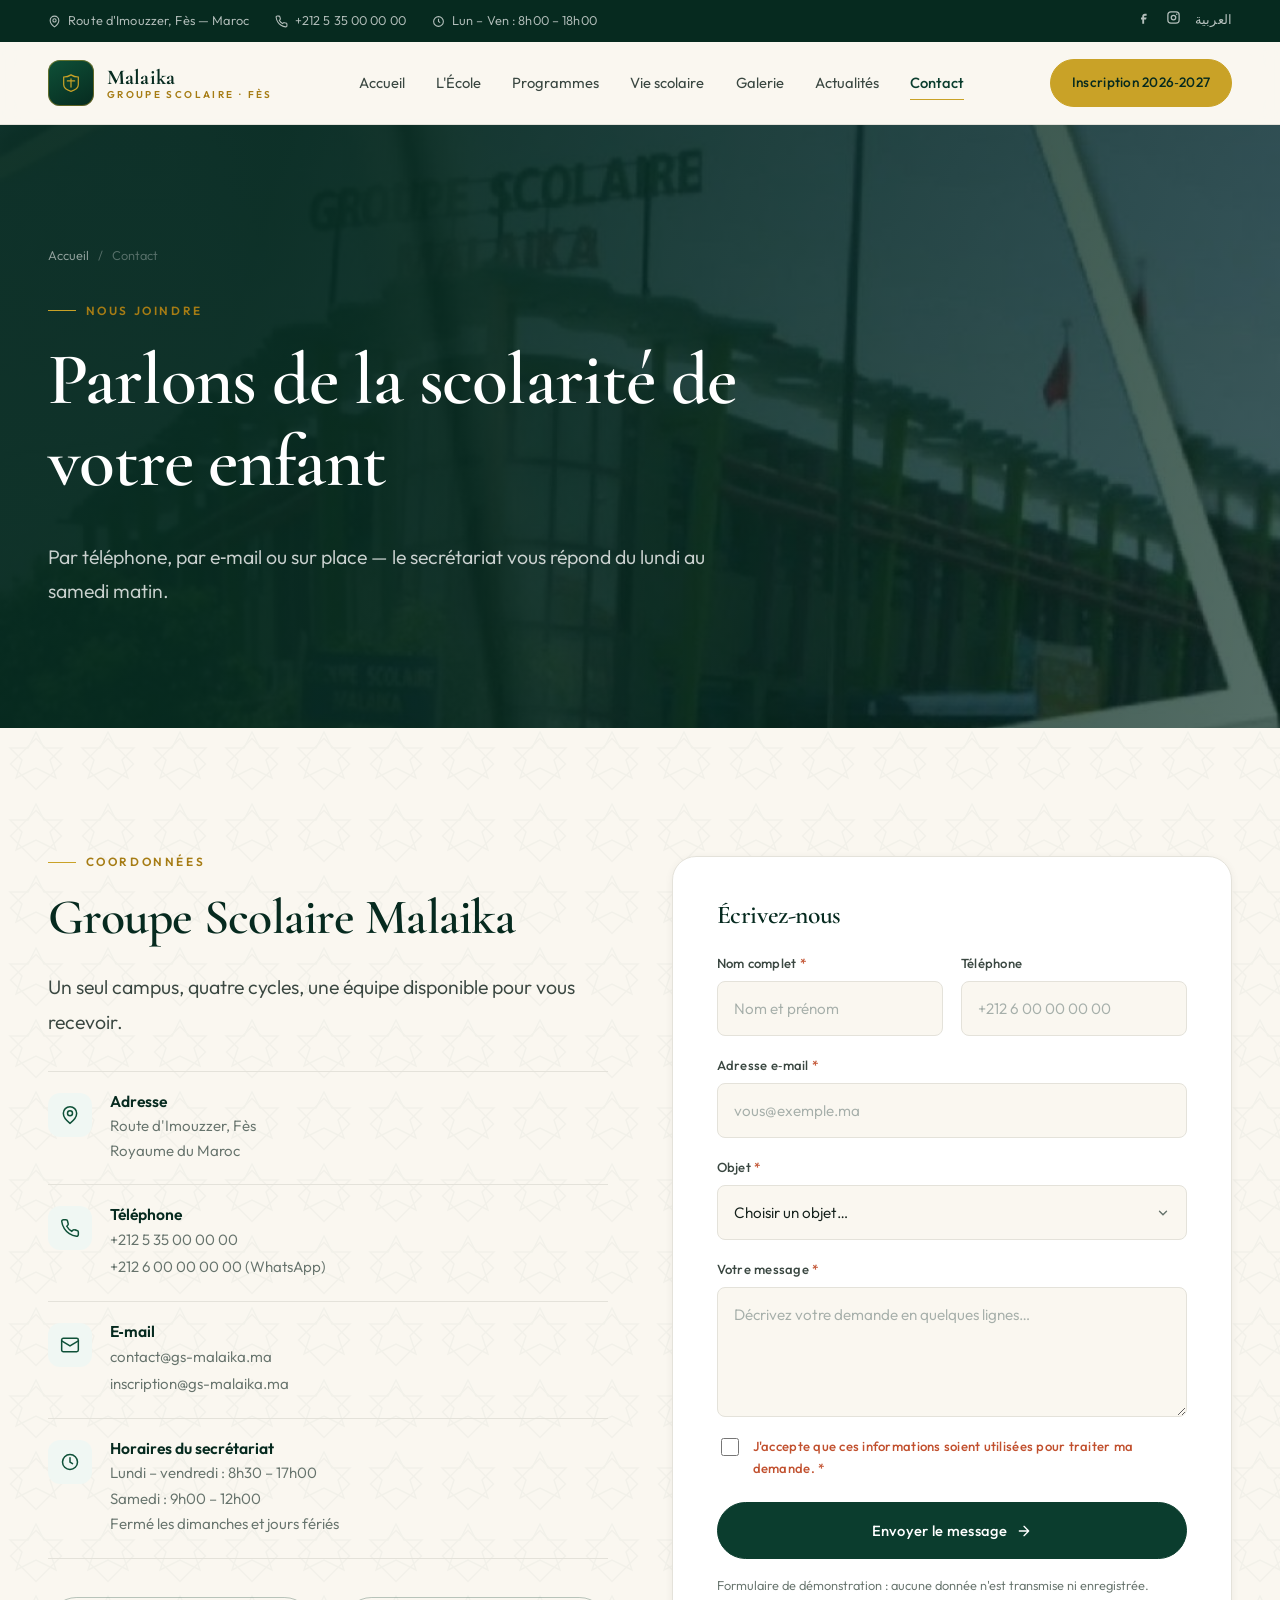
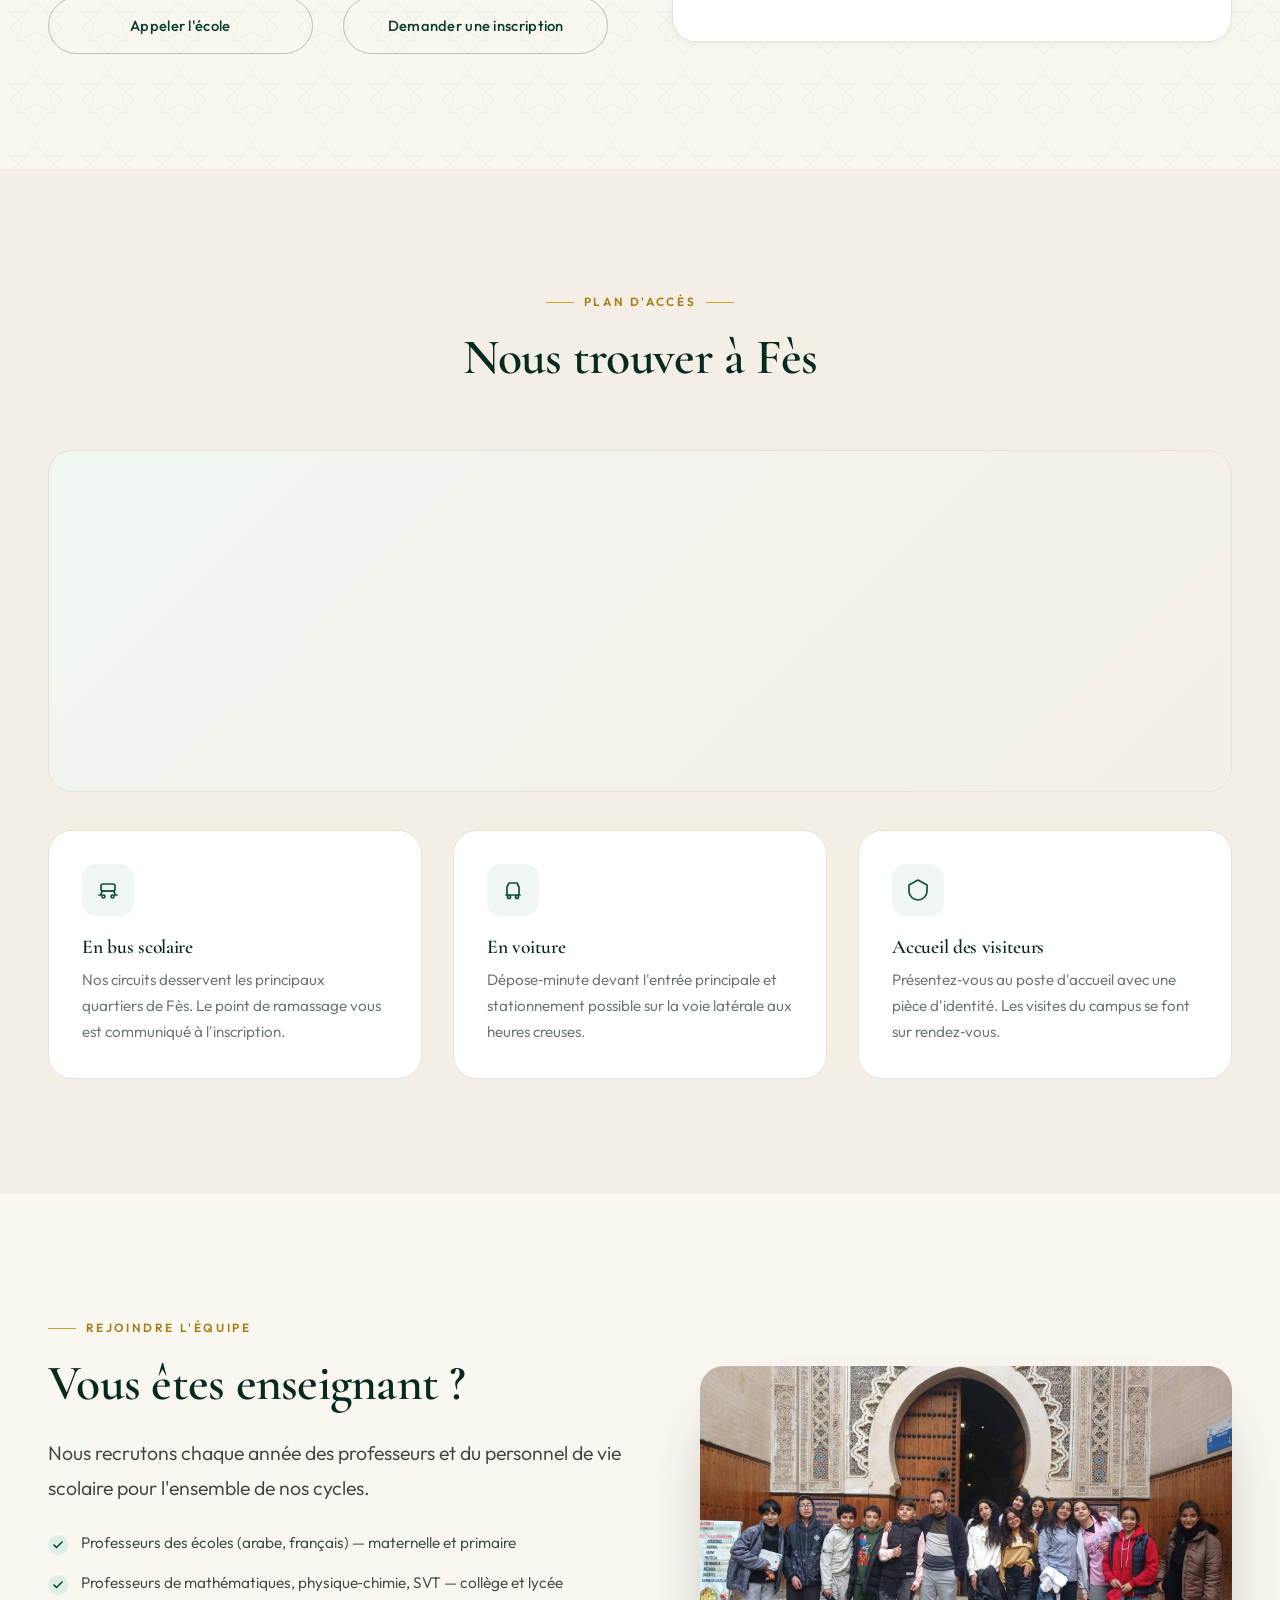
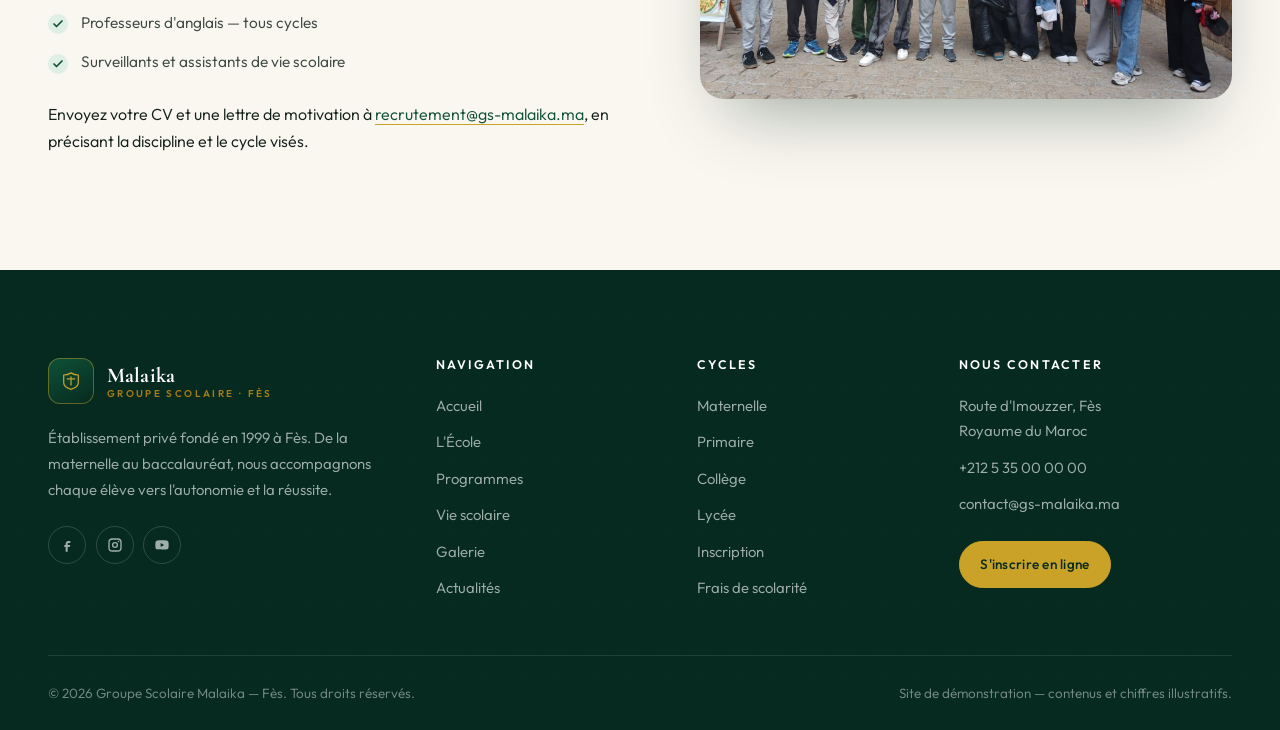
<file: contact.html>
<!DOCTYPE html>
<html lang="fr">
<head>
<meta charset="utf-8">
<meta name="viewport" content="width=device-width, initial-scale=1">
<title>Contact & accès | Groupe Scolaire Malaika Fès</title>
<meta name="description" content="Contactez le Groupe Scolaire Malaika à Fès : adresse, téléphone, e-mail, horaires du secrétariat, plan d'accès et formulaire de contact.">
<meta name="theme-color" content="#0b3d2e">
<link rel="preconnect" href="https://fonts.googleapis.com">
<link rel="preconnect" href="https://fonts.gstatic.com" crossorigin>
<link href="https://fonts.googleapis.com/css2?family=Cormorant+Garamond:ital,wght@0,400;0,500;0,600;0,700;1,400;1,600&family=Outfit:wght@300;400;500;600&display=swap" rel="stylesheet">
<link rel="stylesheet" href="assets/css/style.css">
<link rel="icon" href="data:image/svg+xml,%3Csvg xmlns='http://www.w3.org/2000/svg' viewBox='0 0 32 32'%3E%3Crect width='32' height='32' rx='8' fill='%230b3d2e'/%3E%3Cpath d='M8 21V11l8 3 8-3v10l-8 3z' fill='%23c9a227'/%3E%3C/svg%3E">
</head>
<body>

<div class="topbar">
  <div class="container topbar__inner">
    <ul class="topbar__list">
      <li><svg width="13" height="13" viewBox="0 0 24 24" fill="none" stroke="currentColor" stroke-width="2"><path d="M20 10c0 6-8 12-8 12s-8-6-8-12a8 8 0 0 1 16 0Z"/><circle cx="12" cy="10" r="3"/></svg> Route d'Imouzzer, Fès — Maroc</li>
      <li><svg width="13" height="13" viewBox="0 0 24 24" fill="none" stroke="currentColor" stroke-width="2"><path d="M22 16.9v3a2 2 0 0 1-2.2 2 19.8 19.8 0 0 1-8.6-3.1 19.5 19.5 0 0 1-6-6A19.8 19.8 0 0 1 2.1 4.2 2 2 0 0 1 4.1 2h3a2 2 0 0 1 2 1.7c.1 1 .4 1.9.7 2.8a2 2 0 0 1-.5 2.1L8.1 9.9a16 16 0 0 0 6 6l1.3-1.3a2 2 0 0 1 2.1-.4c.9.3 1.8.6 2.8.7a2 2 0 0 1 1.7 2Z"/></svg> <a href="tel:+212535000000">+212 5 35 00 00 00</a></li>
      <li><svg width="13" height="13" viewBox="0 0 24 24" fill="none" stroke="currentColor" stroke-width="2"><circle cx="12" cy="12" r="9"/><path d="M12 7v5l3 2"/></svg> Lun – Ven : 8h00 – 18h00</li>
    </ul>
    <div class="topbar__socials">
      <a href="#" aria-label="Facebook"><svg width="15" height="15" viewBox="0 0 24 24" fill="currentColor"><path d="M14 9h3V6h-3c-2.2 0-4 1.8-4 4v2H8v3h2v7h3v-7h3l1-3h-4v-2c0-.6.4-1 1-1Z"/></svg></a>
      <a href="#" aria-label="Instagram"><svg width="15" height="15" viewBox="0 0 24 24" fill="none" stroke="currentColor" stroke-width="2"><rect x="3" y="3" width="18" height="18" rx="5"/><circle cx="12" cy="12" r="3.6"/><circle cx="17.2" cy="6.8" r="1.2" fill="currentColor" stroke="none"/></svg></a>
      <a href="#" class="ar" aria-label="النسخة العربية">العربية</a>
    </div>
  </div>
</div>

<header class="header">
  <div class="container nav">
    <a href="index.html" class="brand" aria-label="Groupe Scolaire Malaika — accueil">
      <span class="brand__mark"><svg viewBox="0 0 32 32" fill="none" aria-hidden="true"><path d="M16 6c-3 2-6 2.6-9 2.6v9.6c0 4 4.2 6.6 9 8.2 4.8-1.6 9-4.2 9-8.2V8.6c-3 0-6-.6-9-2.6Z" stroke="#c9a227" stroke-width="1.5"/><path d="M16 11v10M11.5 13.5h9" stroke="#c9a227" stroke-width="1.5" stroke-linecap="round"/></svg></span>
      <span class="brand__text"><span class="brand__name">Malaika</span><span class="brand__sub">Groupe Scolaire · Fès</span></span>
    </a>
    <nav class="nav__menu" id="primary-nav" aria-label="Navigation principale">
      <a class="nav__link" href="index.html">Accueil</a>
      <a class="nav__link" href="ecole.html">L'École</a>
      <a class="nav__link" href="programmes.html">Programmes</a>
      <a class="nav__link" href="vie-scolaire.html">Vie scolaire</a>
      <a class="nav__link" href="galerie.html">Galerie</a>
      <a class="nav__link" href="actualites.html">Actualités</a>
      <a class="nav__link" href="contact.html">Contact</a>
      <a class="btn btn--gold btn--sm" href="admission.html">Inscription 2026‑2027</a>
    </nav>
    <div class="nav__actions">
      <a class="btn btn--gold btn--sm" href="admission.html">Inscription 2026‑2027</a>
      <button class="nav__toggle" type="button" aria-label="Ouvrir le menu" aria-expanded="false" aria-controls="primary-nav"><span></span><span></span><span></span></button>
    </div>
  </div>
</header>

<main>

<section class="page-hero">
  <div class="page-hero__media"><img src="images/490738636_1457087522336166_8977567626231503612_n.jpg" alt="Entrée du Groupe Scolaire Malaika à Fès"></div>
  <div class="page-hero__scrim"></div>
  <div class="container">
    <nav class="breadcrumb" aria-label="Fil d'ariane"><a href="index.html">Accueil</a><span>/</span><span>Contact</span></nav>
    <span class="eyebrow">Nous joindre</span>
    <h1>Parlons de la scolarité de votre enfant</h1>
    <p class="lead">Par téléphone, par e‑mail ou sur place — le secrétariat vous répond du lundi au samedi matin.</p>
  </div>
</section>

<!-- ══════════ COORDONNÉES + FORM ══════════ -->
<section class="section">
  <div class="zellige" aria-hidden="true"></div>
  <div class="container split">
    <div data-reveal>
      <span class="eyebrow">Coordonnées</span>
      <h2>Groupe Scolaire Malaika</h2>
      <p class="lead">Un seul campus, quatre cycles, une équipe disponible pour vous recevoir.</p>

      <div style="margin-top:2rem">
        <div class="info-item">
          <span class="info-item__icon"><svg width="20" height="20" viewBox="0 0 24 24" fill="none" stroke="currentColor" stroke-width="1.8" stroke-linecap="round"><path d="M20 10c0 6-8 12-8 12s-8-6-8-12a8 8 0 0 1 16 0Z"/><circle cx="12" cy="10" r="3"/></svg></span>
          <div><h4>Adresse</h4><p>Route d'Imouzzer, Fès<br>Royaume du Maroc</p></div>
        </div>
        <div class="info-item">
          <span class="info-item__icon"><svg width="20" height="20" viewBox="0 0 24 24" fill="none" stroke="currentColor" stroke-width="1.8" stroke-linecap="round"><path d="M22 16.9v3a2 2 0 0 1-2.2 2 19.8 19.8 0 0 1-8.6-3.1 19.5 19.5 0 0 1-6-6A19.8 19.8 0 0 1 2.1 4.2 2 2 0 0 1 4.1 2h3a2 2 0 0 1 2 1.7c.1 1 .4 1.9.7 2.8a2 2 0 0 1-.5 2.1L8.1 9.9a16 16 0 0 0 6 6l1.3-1.3a2 2 0 0 1 2.1-.4c.9.3 1.8.6 2.8.7a2 2 0 0 1 1.7 2Z"/></svg></span>
          <div>
            <h4>Téléphone</h4>
            <a href="tel:+212535000000">+212 5 35 00 00 00</a><br>
            <a href="tel:+212600000000">+212 6 00 00 00 00 (WhatsApp)</a>
          </div>
        </div>
        <div class="info-item">
          <span class="info-item__icon"><svg width="20" height="20" viewBox="0 0 24 24" fill="none" stroke="currentColor" stroke-width="1.8" stroke-linecap="round"><rect x="2" y="4" width="20" height="16" rx="2"/><path d="m2 7 10 6L22 7"/></svg></span>
          <div>
            <h4>E‑mail</h4>
            <a href="mailto:contact@gs-malaika.ma">contact@gs-malaika.ma</a><br>
            <a href="mailto:inscription@gs-malaika.ma">inscription@gs-malaika.ma</a>
          </div>
        </div>
        <div class="info-item">
          <span class="info-item__icon"><svg width="20" height="20" viewBox="0 0 24 24" fill="none" stroke="currentColor" stroke-width="1.8" stroke-linecap="round"><circle cx="12" cy="12" r="9"/><path d="M12 7v5l3 2"/></svg></span>
          <div>
            <h4>Horaires du secrétariat</h4>
            <p>Lundi – vendredi : 8h30 – 17h00<br>Samedi : 9h00 – 12h00<br>Fermé les dimanches et jours fériés</p>
          </div>
        </div>
      </div>

      <div class="grid grid--2" style="margin-top:2.4rem">
        <a class="btn btn--ghost" href="tel:+212535000000">Appeler l'école</a>
        <a class="btn btn--ghost" href="admission.html">Demander une inscription</a>
      </div>
    </div>

    <div data-reveal data-reveal-delay="120">
      <form class="form" data-demo-form novalidate>
        <div class="form-alert">
          <svg width="18" height="18" viewBox="0 0 24 24" fill="none" stroke="currentColor" stroke-width="2.4" stroke-linecap="round" stroke-linejoin="round"><path d="M20 6 9 17l-5-5"/></svg>
          Message envoyé. Nous vous répondons sous 48 h ouvrées.
        </div>

        <h3 style="margin-bottom:1.4rem">Écrivez‑nous</h3>

        <div class="form-grid">
          <div class="field">
            <label for="c-nom">Nom complet <span>*</span></label>
            <input id="c-nom" type="text" required placeholder="Nom et prénom">
          </div>
          <div class="field">
            <label for="c-tel">Téléphone</label>
            <input id="c-tel" type="tel" placeholder="+212 6 00 00 00 00">
          </div>
          <div class="field field--full">
            <label for="c-mail">Adresse e‑mail <span>*</span></label>
            <input id="c-mail" type="email" required placeholder="vous@exemple.ma">
          </div>
          <div class="field field--full">
            <label for="c-objet">Objet <span>*</span></label>
            <select id="c-objet" required>
              <option value="">Choisir un objet…</option>
              <option>Demande d'inscription</option>
              <option>Visite du campus</option>
              <option>Transport scolaire</option>
              <option>Question pédagogique</option>
              <option>Candidature (enseignant / personnel)</option>
              <option>Autre</option>
            </select>
          </div>
          <div class="field field--full">
            <label for="c-msg">Votre message <span>*</span></label>
            <textarea id="c-msg" required placeholder="Décrivez votre demande en quelques lignes…"></textarea>
          </div>
          <div class="field field--full">
            <label class="consent">
              <input type="checkbox" required>
              <span>J'accepte que ces informations soient utilisées pour traiter ma demande. <span style="color:var(--clay-500)">*</span></span>
            </label>
          </div>
        </div>

        <button class="btn btn--block" type="submit" style="margin-top:1.4rem">
          Envoyer le message
          <svg width="16" height="16" viewBox="0 0 24 24" fill="none" stroke="currentColor" stroke-width="2" stroke-linecap="round" stroke-linejoin="round"><path d="M5 12h14m-7-7 7 7-7 7"/></svg>
        </button>
        <p class="form-note">Formulaire de démonstration : aucune donnée n'est transmise ni enregistrée.</p>
      </form>
    </div>
  </div>
</section>

<!-- ══════════ PLAN D'ACCÈS ══════════ -->
<section class="section section--cream">
  <div class="container">
    <div class="section-head section-head--center" data-reveal>
      <span class="eyebrow eyebrow--center">Plan d'accès</span>
      <h2>Nous trouver à Fès</h2>
    </div>

    <div class="map" data-reveal>
      <iframe
        title="Localisation du Groupe Scolaire Malaika à Fès"
        src="https://www.openstreetmap.org/export/embed.html?bbox=-5.02%2C33.99%2C-4.94%2C34.05&amp;layer=mapnik"
        loading="lazy" referrerpolicy="no-referrer-when-downgrade"></iframe>
    </div>

    <div class="grid grid--3" style="margin-top:2.4rem">
      <div class="card" data-reveal>
        <span class="card__icon"><svg width="24" height="24" viewBox="0 0 24 24" fill="none" stroke="currentColor" stroke-width="1.7" stroke-linecap="round" stroke-linejoin="round"><path d="M3 17h2l1-4h12l1 4h2"/><rect x="5" y="6" width="14" height="7" rx="2"/><circle cx="7.5" cy="18.5" r="1.5"/><circle cx="16.5" cy="18.5" r="1.5"/></svg></span>
        <h3>En bus scolaire</h3>
        <p>Nos circuits desservent les principaux quartiers de Fès. Le point de ramassage vous est communiqué à l'inscription.</p>
      </div>
      <div class="card" data-reveal data-reveal-delay="80">
        <span class="card__icon"><svg width="24" height="24" viewBox="0 0 24 24" fill="none" stroke="currentColor" stroke-width="1.7" stroke-linecap="round" stroke-linejoin="round"><path d="M5 17h14M6 17V9l2-4h8l2 4v8"/><circle cx="8" cy="19" r="1.6"/><circle cx="16" cy="19" r="1.6"/></svg></span>
        <h3>En voiture</h3>
        <p>Dépose‑minute devant l'entrée principale et stationnement possible sur la voie latérale aux heures creuses.</p>
      </div>
      <div class="card" data-reveal data-reveal-delay="160">
        <span class="card__icon"><svg width="24" height="24" viewBox="0 0 24 24" fill="none" stroke="currentColor" stroke-width="1.7" stroke-linecap="round" stroke-linejoin="round"><path d="M12 2 3 7v6c0 5 3.8 8.7 9 9 5.2-.3 9-4 9-9V7l-9-5Z"/></svg></span>
        <h3>Accueil des visiteurs</h3>
        <p>Présentez‑vous au poste d'accueil avec une pièce d'identité. Les visites du campus se font sur rendez‑vous.</p>
      </div>
    </div>
  </div>
</section>

<!-- ══════════ RECRUTEMENT ══════════ -->
<section class="section">
  <div class="container split split--wide-text">
    <div data-reveal>
      <span class="eyebrow">Rejoindre l'équipe</span>
      <h2>Vous êtes enseignant ?</h2>
      <p class="lead">
        Nous recrutons chaque année des professeurs et du personnel de vie scolaire
        pour l'ensemble de nos cycles.
      </p>
      <ul class="checklist" style="margin-top:1.6rem">
        <li>Professeurs des écoles (arabe, français) — maternelle et primaire</li>
        <li>Professeurs de mathématiques, physique‑chimie, SVT — collège et lycée</li>
        <li>Professeurs d'anglais — tous cycles</li>
        <li>Surveillants et assistants de vie scolaire</li>
      </ul>
      <p style="margin-top:1.6rem">
        Envoyez votre CV et une lettre de motivation à
        <a href="mailto:recrutement@gs-malaika.ma" style="color:var(--green-700);border-bottom:1px solid var(--gold-500)">recrutement@gs-malaika.ma</a>,
        en précisant la discipline et le cycle visés.
      </p>
    </div>
    <div class="frame frame--wide" data-reveal data-reveal-delay="120">
      <img src="images/670794145_1772105137501068_3393235270062104679_n.jpg" alt="Un professeur de Malaika accompagnant ses élèves lors d'une sortie" loading="lazy">
    </div>
  </div>
</section>

</main>

<footer class="footer">
  <div class="zellige" aria-hidden="true"></div>
  <div class="container">
    <div class="footer__grid">
      <div>
        <a href="index.html" class="brand" style="margin-bottom:1.3rem">
          <span class="brand__mark"><svg viewBox="0 0 32 32" fill="none" aria-hidden="true"><path d="M16 6c-3 2-6 2.6-9 2.6v9.6c0 4 4.2 6.6 9 8.2 4.8-1.6 9-4.2 9-8.2V8.6c-3 0-6-.6-9-2.6Z" stroke="#c9a227" stroke-width="1.5"/><path d="M16 11v10M11.5 13.5h9" stroke="#c9a227" stroke-width="1.5" stroke-linecap="round"/></svg></span>
          <span class="brand__text"><span class="brand__name">Malaika</span><span class="brand__sub">Groupe Scolaire · Fès</span></span>
        </a>
        <p>Établissement privé fondé en 1999 à Fès. De la maternelle au baccalauréat, nous accompagnons chaque élève vers l'autonomie et la réussite.</p>
        <div class="socials" style="margin-top:1.4rem">
          <a href="#" aria-label="Facebook"><svg width="16" height="16" viewBox="0 0 24 24" fill="currentColor"><path d="M14 9h3V6h-3c-2.2 0-4 1.8-4 4v2H8v3h2v7h3v-7h3l1-3h-4v-2c0-.6.4-1 1-1Z"/></svg></a>
          <a href="#" aria-label="Instagram"><svg width="16" height="16" viewBox="0 0 24 24" fill="none" stroke="currentColor" stroke-width="2"><rect x="3" y="3" width="18" height="18" rx="5"/><circle cx="12" cy="12" r="3.6"/><circle cx="17.2" cy="6.8" r="1.2" fill="currentColor" stroke="none"/></svg></a>
          <a href="#" aria-label="YouTube"><svg width="16" height="16" viewBox="0 0 24 24" fill="currentColor"><path d="M22 12s0-3.2-.4-4.7a2.5 2.5 0 0 0-1.8-1.8C18.3 5 12 5 12 5s-6.3 0-7.8.5A2.5 2.5 0 0 0 2.4 7.3C2 8.8 2 12 2 12s0 3.2.4 4.7a2.5 2.5 0 0 0 1.8 1.8C5.7 19 12 19 12 19s6.3 0 7.8-.5a2.5 2.5 0 0 0 1.8-1.8C22 15.2 22 12 22 12ZM10 15V9l5.2 3L10 15Z"/></svg></a>
        </div>
      </div>
      <div>
        <h4>Navigation</h4>
        <div class="footer__links">
          <a href="index.html">Accueil</a><a href="ecole.html">L'École</a><a href="programmes.html">Programmes</a>
          <a href="vie-scolaire.html">Vie scolaire</a><a href="galerie.html">Galerie</a><a href="actualites.html">Actualités</a>
        </div>
      </div>
      <div>
        <h4>Cycles</h4>
        <div class="footer__links">
          <a href="programmes.html#maternelle">Maternelle</a><a href="programmes.html#primaire">Primaire</a>
          <a href="programmes.html#college">Collège</a><a href="programmes.html#lycee">Lycée</a>
          <a href="admission.html">Inscription</a><a href="admission.html#frais">Frais de scolarité</a>
        </div>
      </div>
      <div>
        <h4>Nous contacter</h4>
        <div class="footer__links">
          <a href="#">Route d'Imouzzer, Fès<br>Royaume du Maroc</a>
          <a href="tel:+212535000000">+212 5 35 00 00 00</a>
          <a href="mailto:contact@gs-malaika.ma">contact@gs-malaika.ma</a>
        </div>
        <a class="btn btn--gold btn--sm" href="admission.html" style="margin-top:1.5rem">S'inscrire en ligne</a>
      </div>
    </div>
    <div class="footer__bottom">
      <span>© <span data-year>2026</span> Groupe Scolaire Malaika — Fès. Tous droits réservés.</span>
      <span>Site de démonstration — contenus et chiffres illustratifs.</span>
    </div>
  </div>
</footer>

<script src="assets/js/main.js"></script>
</body>
</html>
</file>
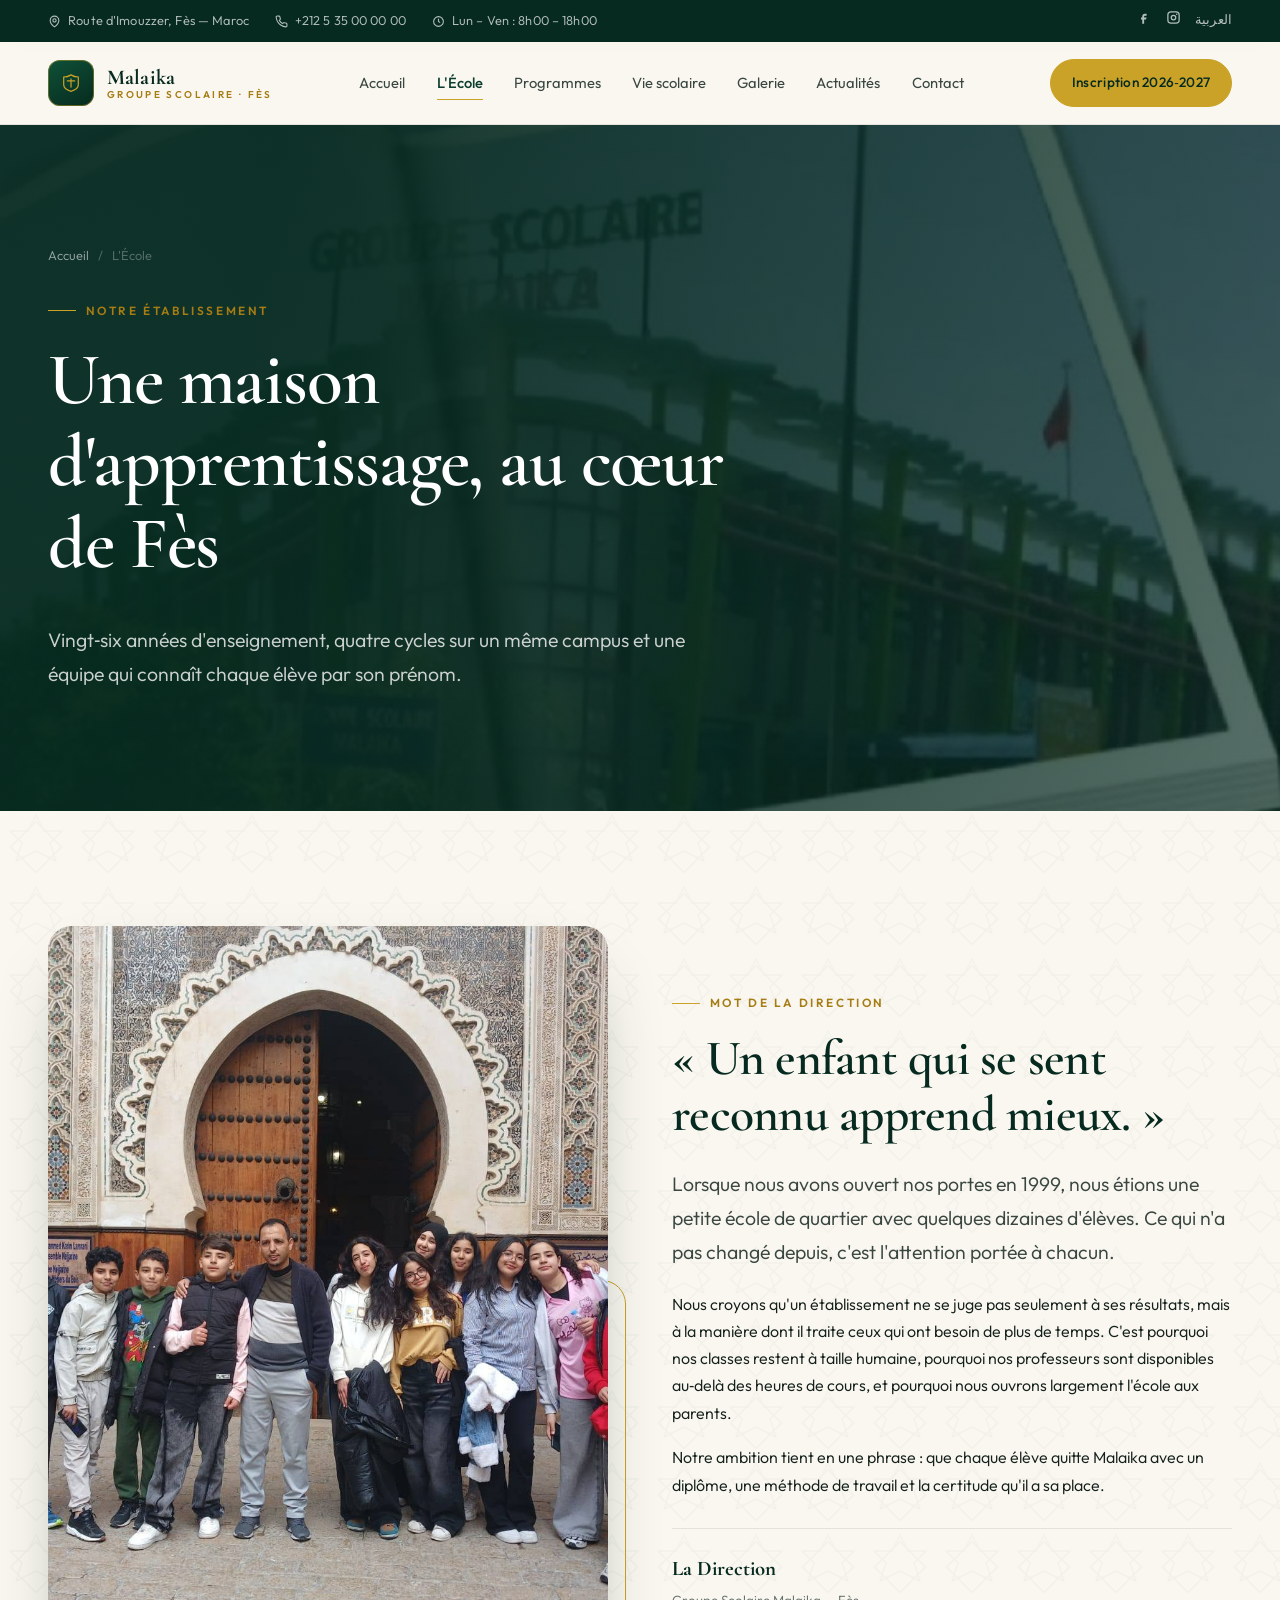
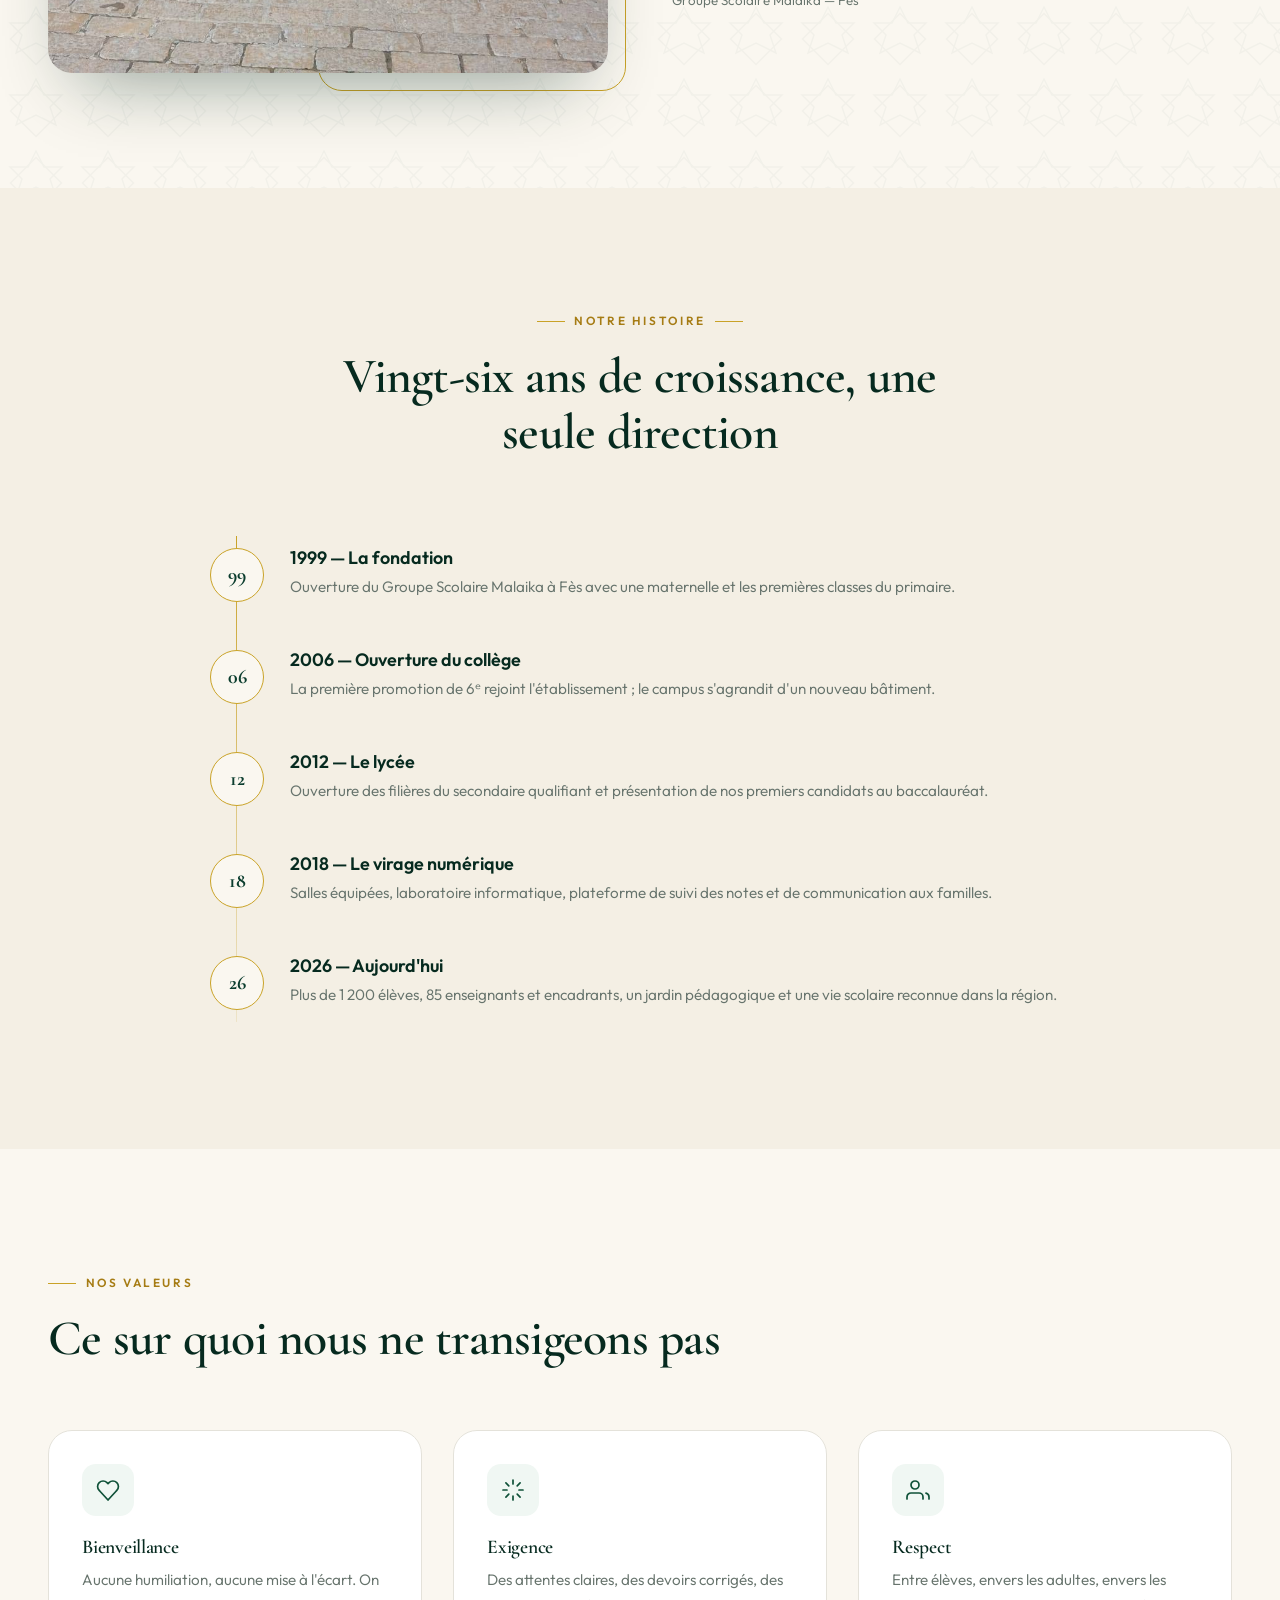
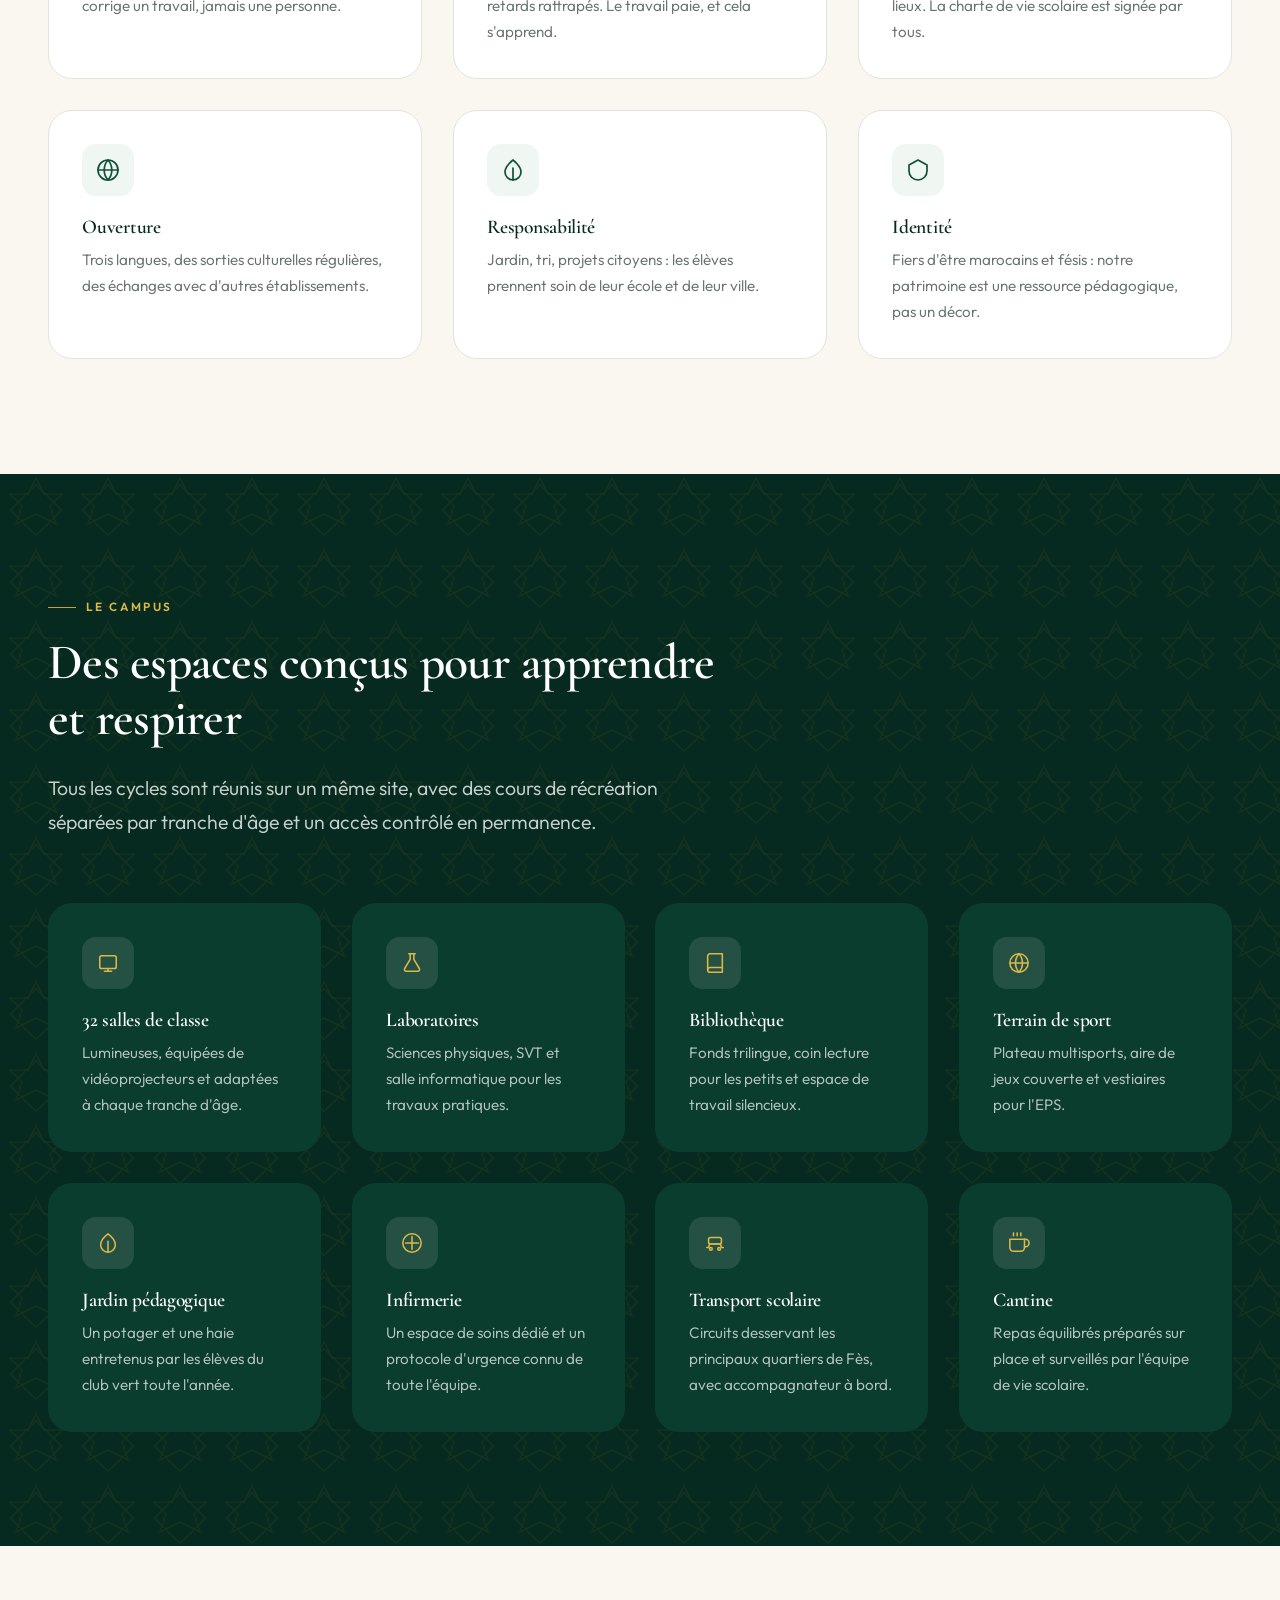
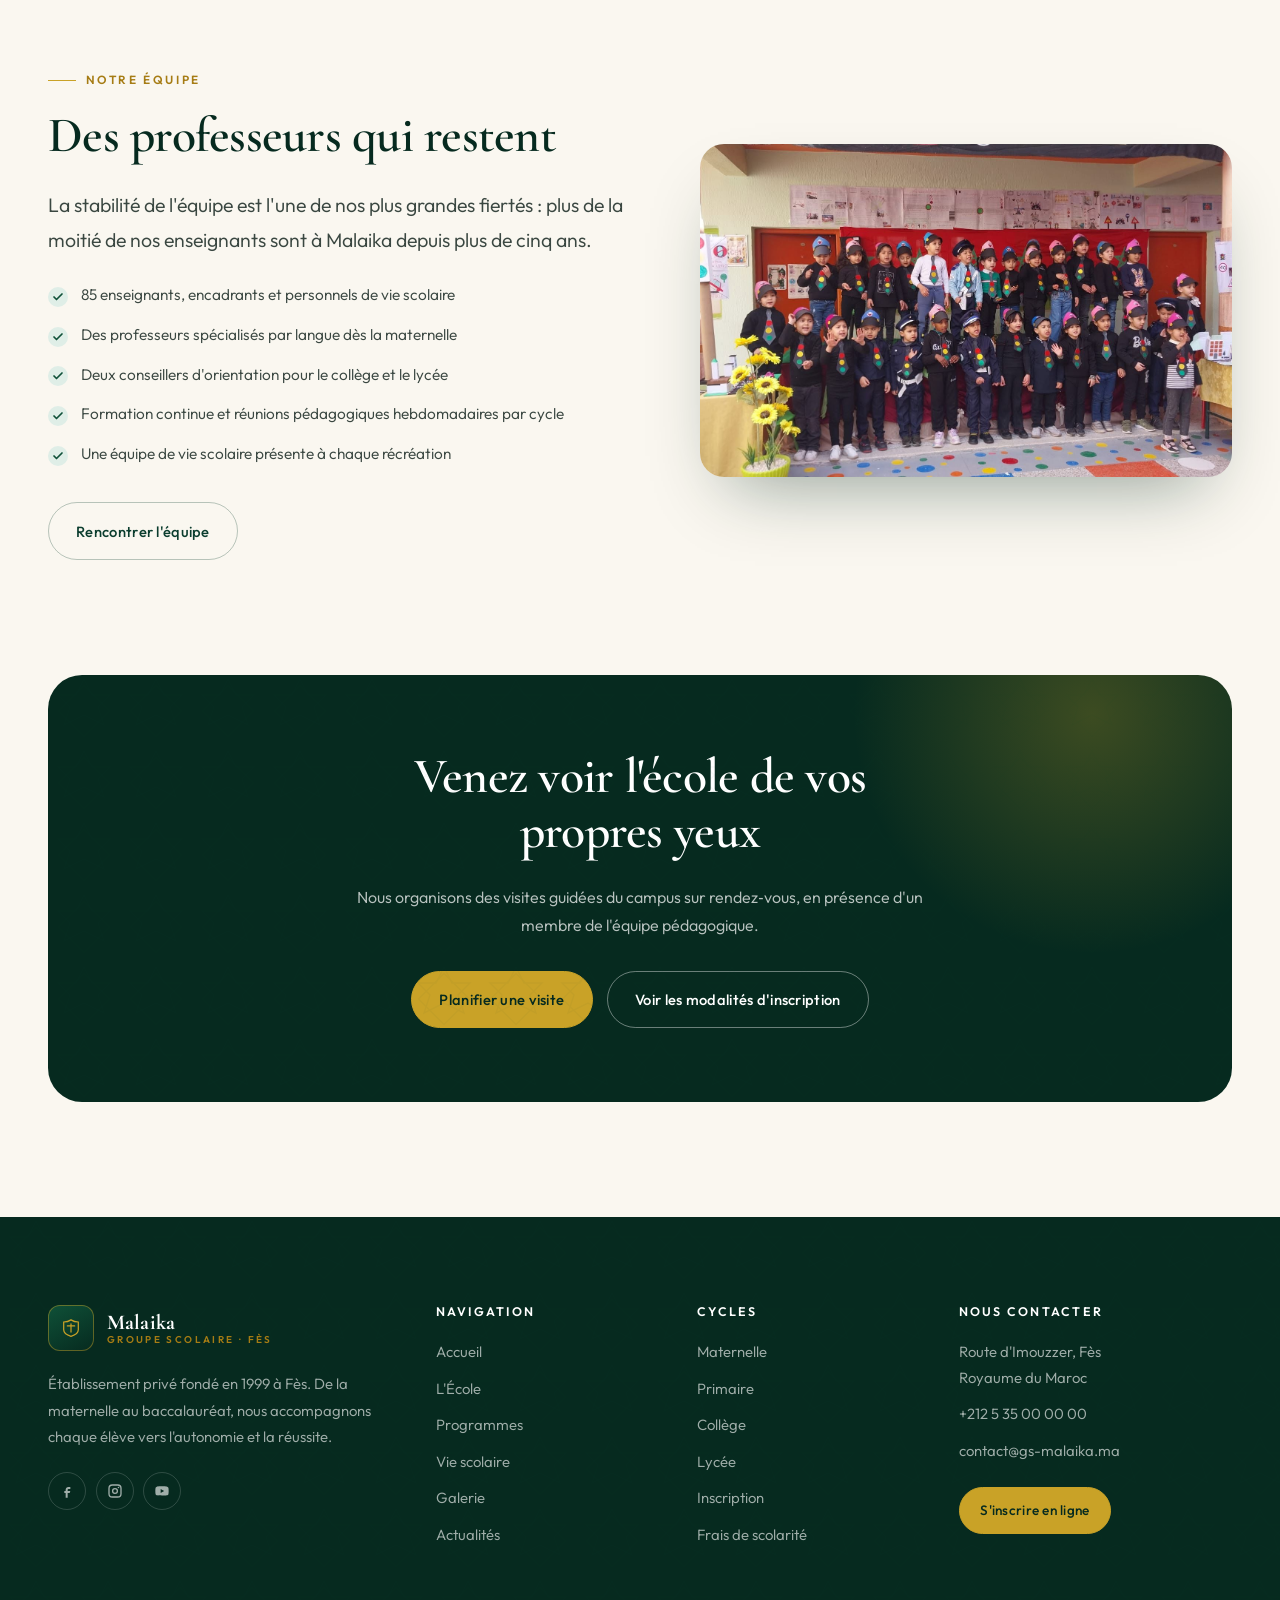
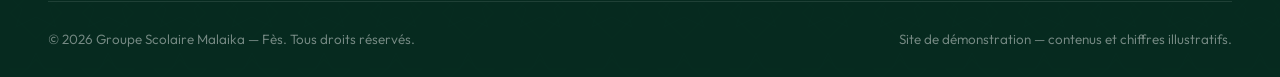
<file: ecole.html>
<!DOCTYPE html>
<html lang="fr">
<head>
<meta charset="utf-8">
<meta name="viewport" content="width=device-width, initial-scale=1">
<title>L'École — Histoire, valeurs et campus | Groupe Scolaire Malaika Fès</title>
<meta name="description" content="Découvrez le Groupe Scolaire Malaika à Fès : notre histoire depuis 1999, le mot de la direction, nos valeurs, notre équipe et nos installations.">
<meta name="theme-color" content="#0b3d2e">
<link rel="preconnect" href="https://fonts.googleapis.com">
<link rel="preconnect" href="https://fonts.gstatic.com" crossorigin>
<link href="https://fonts.googleapis.com/css2?family=Cormorant+Garamond:ital,wght@0,400;0,500;0,600;0,700;1,400;1,600&family=Outfit:wght@300;400;500;600&display=swap" rel="stylesheet">
<link rel="stylesheet" href="assets/css/style.css">
<link rel="icon" href="data:image/svg+xml,%3Csvg xmlns='http://www.w3.org/2000/svg' viewBox='0 0 32 32'%3E%3Crect width='32' height='32' rx='8' fill='%230b3d2e'/%3E%3Cpath d='M8 21V11l8 3 8-3v10l-8 3z' fill='%23c9a227'/%3E%3C/svg%3E">
</head>
<body>

<div class="topbar">
  <div class="container topbar__inner">
    <ul class="topbar__list">
      <li><svg width="13" height="13" viewBox="0 0 24 24" fill="none" stroke="currentColor" stroke-width="2"><path d="M20 10c0 6-8 12-8 12s-8-6-8-12a8 8 0 0 1 16 0Z"/><circle cx="12" cy="10" r="3"/></svg> Route d'Imouzzer, Fès — Maroc</li>
      <li><svg width="13" height="13" viewBox="0 0 24 24" fill="none" stroke="currentColor" stroke-width="2"><path d="M22 16.9v3a2 2 0 0 1-2.2 2 19.8 19.8 0 0 1-8.6-3.1 19.5 19.5 0 0 1-6-6A19.8 19.8 0 0 1 2.1 4.2 2 2 0 0 1 4.1 2h3a2 2 0 0 1 2 1.7c.1 1 .4 1.9.7 2.8a2 2 0 0 1-.5 2.1L8.1 9.9a16 16 0 0 0 6 6l1.3-1.3a2 2 0 0 1 2.1-.4c.9.3 1.8.6 2.8.7a2 2 0 0 1 1.7 2Z"/></svg> <a href="tel:+212535000000">+212 5 35 00 00 00</a></li>
      <li><svg width="13" height="13" viewBox="0 0 24 24" fill="none" stroke="currentColor" stroke-width="2"><circle cx="12" cy="12" r="9"/><path d="M12 7v5l3 2"/></svg> Lun – Ven : 8h00 – 18h00</li>
    </ul>
    <div class="topbar__socials">
      <a href="#" aria-label="Facebook"><svg width="15" height="15" viewBox="0 0 24 24" fill="currentColor"><path d="M14 9h3V6h-3c-2.2 0-4 1.8-4 4v2H8v3h2v7h3v-7h3l1-3h-4v-2c0-.6.4-1 1-1Z"/></svg></a>
      <a href="#" aria-label="Instagram"><svg width="15" height="15" viewBox="0 0 24 24" fill="none" stroke="currentColor" stroke-width="2"><rect x="3" y="3" width="18" height="18" rx="5"/><circle cx="12" cy="12" r="3.6"/><circle cx="17.2" cy="6.8" r="1.2" fill="currentColor" stroke="none"/></svg></a>
      <a href="#" class="ar" aria-label="النسخة العربية">العربية</a>
    </div>
  </div>
</div>

<header class="header">
  <div class="container nav">
    <a href="index.html" class="brand" aria-label="Groupe Scolaire Malaika — accueil">
      <span class="brand__mark"><svg viewBox="0 0 32 32" fill="none" aria-hidden="true"><path d="M16 6c-3 2-6 2.6-9 2.6v9.6c0 4 4.2 6.6 9 8.2 4.8-1.6 9-4.2 9-8.2V8.6c-3 0-6-.6-9-2.6Z" stroke="#c9a227" stroke-width="1.5"/><path d="M16 11v10M11.5 13.5h9" stroke="#c9a227" stroke-width="1.5" stroke-linecap="round"/></svg></span>
      <span class="brand__text"><span class="brand__name">Malaika</span><span class="brand__sub">Groupe Scolaire · Fès</span></span>
    </a>
    <nav class="nav__menu" id="primary-nav" aria-label="Navigation principale">
      <a class="nav__link" href="index.html">Accueil</a>
      <a class="nav__link" href="ecole.html">L'École</a>
      <a class="nav__link" href="programmes.html">Programmes</a>
      <a class="nav__link" href="vie-scolaire.html">Vie scolaire</a>
      <a class="nav__link" href="galerie.html">Galerie</a>
      <a class="nav__link" href="actualites.html">Actualités</a>
      <a class="nav__link" href="contact.html">Contact</a>
      <a class="btn btn--gold btn--sm" href="admission.html">Inscription 2026‑2027</a>
    </nav>
    <div class="nav__actions">
      <a class="btn btn--gold btn--sm" href="admission.html">Inscription 2026‑2027</a>
      <button class="nav__toggle" type="button" aria-label="Ouvrir le menu" aria-expanded="false" aria-controls="primary-nav"><span></span><span></span><span></span></button>
    </div>
  </div>
</header>

<main>

<!-- ══════════ PAGE HERO ══════════ -->
<section class="page-hero">
  <div class="page-hero__media"><img src="images/490738636_1457087522336166_8977567626231503612_n.jpg" alt="Le bâtiment du Groupe Scolaire Malaika à Fès"></div>
  <div class="page-hero__scrim"></div>
  <div class="container">
    <nav class="breadcrumb" aria-label="Fil d'ariane">
      <a href="index.html">Accueil</a><span>/</span><span>L'École</span>
    </nav>
    <span class="eyebrow">Notre établissement</span>
    <h1>Une maison d'apprentissage, au cœur de Fès</h1>
    <p class="lead">
      Vingt‑six années d'enseignement, quatre cycles sur un même campus et une
      équipe qui connaît chaque élève par son prénom.
    </p>
  </div>
</section>

<!-- ══════════ MOT DE LA DIRECTION ══════════ -->
<section class="section">
  <div class="zellige" aria-hidden="true"></div>
  <div class="container split">
    <div class="frame-wrap" data-reveal>
      <div class="frame frame--tall"><img src="images/670794145_1772105137501068_3393235270062104679_n.jpg" alt="Un enseignant de Malaika entouré de ses élèves lors d'une sortie à Fès"></div>
    </div>
    <div data-reveal data-reveal-delay="120">
      <span class="eyebrow">Mot de la direction</span>
      <h2>« Un enfant qui se sent reconnu apprend mieux. »</h2>
      <p class="lead">
        Lorsque nous avons ouvert nos portes en 1999, nous étions une petite école de
        quartier avec quelques dizaines d'élèves. Ce qui n'a pas changé depuis, c'est
        l'attention portée à chacun.
      </p>
      <p>
        Nous croyons qu'un établissement ne se juge pas seulement à ses résultats, mais
        à la manière dont il traite ceux qui ont besoin de plus de temps. C'est pourquoi
        nos classes restent à taille humaine, pourquoi nos professeurs sont disponibles
        au‑delà des heures de cours, et pourquoi nous ouvrons largement l'école aux parents.
      </p>
      <p>
        Notre ambition tient en une phrase : que chaque élève quitte Malaika avec un
        diplôme, une méthode de travail et la certitude qu'il a sa place.
      </p>
      <div style="margin-top:1.8rem;padding-top:1.4rem;border-top:1px solid var(--line)">
        <strong style="display:block;font-family:var(--font-display);font-size:1.3rem;color:var(--green-900)">La Direction</strong>
        <small style="color:var(--ink-500)">Groupe Scolaire Malaika — Fès</small>
      </div>
    </div>
  </div>
</section>

<!-- ══════════ HISTOIRE ══════════ -->
<section class="section section--cream">
  <div class="container">
    <div class="section-head section-head--center" data-reveal>
      <span class="eyebrow eyebrow--center">Notre histoire</span>
      <h2>Vingt‑six ans de croissance, une seule direction</h2>
    </div>

    <div class="container--narrow" style="margin-inline:auto">
      <div class="timeline">
        <div class="tl-step" data-reveal>
          <span class="tl-step__dot">99</span>
          <div>
            <h4>1999 — La fondation</h4>
            <p>Ouverture du Groupe Scolaire Malaika à Fès avec une maternelle et les premières classes du primaire.</p>
          </div>
        </div>
        <div class="tl-step" data-reveal data-reveal-delay="70">
          <span class="tl-step__dot">06</span>
          <div>
            <h4>2006 — Ouverture du collège</h4>
            <p>La première promotion de 6ᵉ rejoint l'établissement ; le campus s'agrandit d'un nouveau bâtiment.</p>
          </div>
        </div>
        <div class="tl-step" data-reveal data-reveal-delay="140">
          <span class="tl-step__dot">12</span>
          <div>
            <h4>2012 — Le lycée</h4>
            <p>Ouverture des filières du secondaire qualifiant et présentation de nos premiers candidats au baccalauréat.</p>
          </div>
        </div>
        <div class="tl-step" data-reveal data-reveal-delay="210">
          <span class="tl-step__dot">18</span>
          <div>
            <h4>2018 — Le virage numérique</h4>
            <p>Salles équipées, laboratoire informatique, plateforme de suivi des notes et de communication aux familles.</p>
          </div>
        </div>
        <div class="tl-step" data-reveal data-reveal-delay="280">
          <span class="tl-step__dot">26</span>
          <div>
            <h4>2026 — Aujourd'hui</h4>
            <p>Plus de 1 200 élèves, 85 enseignants et encadrants, un jardin pédagogique et une vie scolaire reconnue dans la région.</p>
          </div>
        </div>
      </div>
    </div>
  </div>
</section>

<!-- ══════════ VALEURS ══════════ -->
<section class="section">
  <div class="container">
    <div class="section-head" data-reveal>
      <span class="eyebrow">Nos valeurs</span>
      <h2>Ce sur quoi nous ne transigeons pas</h2>
    </div>
    <div class="grid grid--3">
      <div class="card" data-reveal>
        <span class="card__icon"><svg width="24" height="24" viewBox="0 0 24 24" fill="none" stroke="currentColor" stroke-width="1.7" stroke-linecap="round" stroke-linejoin="round"><path d="M20.8 4.6a5.5 5.5 0 0 0-7.8 0L12 5.7l-1-1.1a5.5 5.5 0 0 0-7.8 7.8l1 1.1L12 22l7.8-8.5 1-1.1a5.5 5.5 0 0 0 0-7.8Z"/></svg></span>
        <h3>Bienveillance</h3>
        <p>Aucune humiliation, aucune mise à l'écart. On corrige un travail, jamais une personne.</p>
      </div>
      <div class="card" data-reveal data-reveal-delay="80">
        <span class="card__icon"><svg width="24" height="24" viewBox="0 0 24 24" fill="none" stroke="currentColor" stroke-width="1.7" stroke-linecap="round" stroke-linejoin="round"><path d="M12 2v4M12 18v4M4.9 4.9l2.9 2.9M16.2 16.2l2.9 2.9M2 12h4M18 12h4M4.9 19.1l2.9-2.9M16.2 7.8l2.9-2.9"/></svg></span>
        <h3>Exigence</h3>
        <p>Des attentes claires, des devoirs corrigés, des retards rattrapés. Le travail paie, et cela s'apprend.</p>
      </div>
      <div class="card" data-reveal data-reveal-delay="160">
        <span class="card__icon"><svg width="24" height="24" viewBox="0 0 24 24" fill="none" stroke="currentColor" stroke-width="1.7" stroke-linecap="round" stroke-linejoin="round"><path d="M17 21v-2a4 4 0 0 0-4-4H5a4 4 0 0 0-4 4v2"/><circle cx="9" cy="7" r="4"/><path d="M23 21v-2a4 4 0 0 0-3-3.9"/></svg></span>
        <h3>Respect</h3>
        <p>Entre élèves, envers les adultes, envers les lieux. La charte de vie scolaire est signée par tous.</p>
      </div>
      <div class="card" data-reveal>
        <span class="card__icon"><svg width="24" height="24" viewBox="0 0 24 24" fill="none" stroke="currentColor" stroke-width="1.7" stroke-linecap="round" stroke-linejoin="round"><path d="M2 12h20"/><path d="M12 2a15 15 0 0 1 0 20 15 15 0 0 1 0-20Z"/><circle cx="12" cy="12" r="10"/></svg></span>
        <h3>Ouverture</h3>
        <p>Trois langues, des sorties culturelles régulières, des échanges avec d'autres établissements.</p>
      </div>
      <div class="card" data-reveal data-reveal-delay="80">
        <span class="card__icon"><svg width="24" height="24" viewBox="0 0 24 24" fill="none" stroke="currentColor" stroke-width="1.7" stroke-linecap="round" stroke-linejoin="round"><path d="M12 22c4.4 0 8-3.6 8-8 0-6-8-12-8-12S4 8 4 14c0 4.4 3.6 8 8 8Z"/><path d="M12 22V10"/></svg></span>
        <h3>Responsabilité</h3>
        <p>Jardin, tri, projets citoyens : les élèves prennent soin de leur école et de leur ville.</p>
      </div>
      <div class="card" data-reveal data-reveal-delay="160">
        <span class="card__icon"><svg width="24" height="24" viewBox="0 0 24 24" fill="none" stroke="currentColor" stroke-width="1.7" stroke-linecap="round" stroke-linejoin="round"><path d="M12 2 3 7v6c0 5 3.8 8.7 9 9 5.2-.3 9-4 9-9V7l-9-5Z"/></svg></span>
        <h3>Identité</h3>
        <p>Fiers d'être marocains et fésis : notre patrimoine est une ressource pédagogique, pas un décor.</p>
      </div>
    </div>
  </div>
</section>

<!-- ══════════ CAMPUS ══════════ -->
<section class="section section--dark">
  <div class="zellige" aria-hidden="true"></div>
  <div class="container">
    <div class="section-head" data-reveal>
      <span class="eyebrow">Le campus</span>
      <h2>Des espaces conçus pour apprendre et respirer</h2>
      <p class="lead">
        Tous les cycles sont réunis sur un même site, avec des cours de récréation
        séparées par tranche d'âge et un accès contrôlé en permanence.
      </p>
    </div>

    <div class="grid grid--4">
      <div class="card card--dark" data-reveal>
        <span class="card__icon"><svg width="22" height="22" viewBox="0 0 24 24" fill="none" stroke="currentColor" stroke-width="1.7" stroke-linecap="round" stroke-linejoin="round"><rect x="3" y="4" width="18" height="14" rx="2"/><path d="M8 21h8M12 18v3"/></svg></span>
        <h3>32 salles de classe</h3>
        <p>Lumineuses, équipées de vidéoprojecteurs et adaptées à chaque tranche d'âge.</p>
      </div>
      <div class="card card--dark" data-reveal data-reveal-delay="80">
        <span class="card__icon"><svg width="22" height="22" viewBox="0 0 24 24" fill="none" stroke="currentColor" stroke-width="1.7" stroke-linecap="round" stroke-linejoin="round"><path d="M10 2v6l-6 10a2 2 0 0 0 1.7 3h12.6a2 2 0 0 0 1.7-3L14 8V2"/><path d="M8.5 2h7"/></svg></span>
        <h3>Laboratoires</h3>
        <p>Sciences physiques, SVT et salle informatique pour les travaux pratiques.</p>
      </div>
      <div class="card card--dark" data-reveal data-reveal-delay="160">
        <span class="card__icon"><svg width="22" height="22" viewBox="0 0 24 24" fill="none" stroke="currentColor" stroke-width="1.7" stroke-linecap="round" stroke-linejoin="round"><path d="M4 19.5A2.5 2.5 0 0 1 6.5 17H20"/><path d="M6.5 2H20v20H6.5A2.5 2.5 0 0 1 4 19.5v-15A2.5 2.5 0 0 1 6.5 2Z"/></svg></span>
        <h3>Bibliothèque</h3>
        <p>Fonds trilingue, coin lecture pour les petits et espace de travail silencieux.</p>
      </div>
      <div class="card card--dark" data-reveal data-reveal-delay="240">
        <span class="card__icon"><svg width="22" height="22" viewBox="0 0 24 24" fill="none" stroke="currentColor" stroke-width="1.7" stroke-linecap="round" stroke-linejoin="round"><circle cx="12" cy="12" r="10"/><path d="M12 2a15 15 0 0 1 0 20 15 15 0 0 1 0-20ZM2 12h20"/></svg></span>
        <h3>Terrain de sport</h3>
        <p>Plateau multisports, aire de jeux couverte et vestiaires pour l'EPS.</p>
      </div>
      <div class="card card--dark" data-reveal>
        <span class="card__icon"><svg width="22" height="22" viewBox="0 0 24 24" fill="none" stroke="currentColor" stroke-width="1.7" stroke-linecap="round" stroke-linejoin="round"><path d="M12 22c4.4 0 8-3.6 8-8 0-6-8-12-8-12S4 8 4 14c0 4.4 3.6 8 8 8ZM12 22V10"/></svg></span>
        <h3>Jardin pédagogique</h3>
        <p>Un potager et une haie entretenus par les élèves du club vert toute l'année.</p>
      </div>
      <div class="card card--dark" data-reveal data-reveal-delay="80">
        <span class="card__icon"><svg width="22" height="22" viewBox="0 0 24 24" fill="none" stroke="currentColor" stroke-width="1.7" stroke-linecap="round" stroke-linejoin="round"><path d="M12 5v14M5 12h14"/><circle cx="12" cy="12" r="10"/></svg></span>
        <h3>Infirmerie</h3>
        <p>Un espace de soins dédié et un protocole d'urgence connu de toute l'équipe.</p>
      </div>
      <div class="card card--dark" data-reveal data-reveal-delay="160">
        <span class="card__icon"><svg width="22" height="22" viewBox="0 0 24 24" fill="none" stroke="currentColor" stroke-width="1.7" stroke-linecap="round" stroke-linejoin="round"><path d="M3 17h2l1-4h12l1 4h2"/><rect x="5" y="6" width="14" height="7" rx="2"/><circle cx="7.5" cy="18.5" r="1.5"/><circle cx="16.5" cy="18.5" r="1.5"/></svg></span>
        <h3>Transport scolaire</h3>
        <p>Circuits desservant les principaux quartiers de Fès, avec accompagnateur à bord.</p>
      </div>
      <div class="card card--dark" data-reveal data-reveal-delay="240">
        <span class="card__icon"><svg width="22" height="22" viewBox="0 0 24 24" fill="none" stroke="currentColor" stroke-width="1.7" stroke-linecap="round" stroke-linejoin="round"><path d="M18 8h1a4 4 0 0 1 0 8h-1"/><path d="M2 8h16v9a4 4 0 0 1-4 4H6a4 4 0 0 1-4-4Z"/><path d="M6 1v3M10 1v3M14 1v3"/></svg></span>
        <h3>Cantine</h3>
        <p>Repas équilibrés préparés sur place et surveillés par l'équipe de vie scolaire.</p>
      </div>
    </div>
  </div>
</section>

<!-- ══════════ ÉQUIPE ══════════ -->
<section class="section">
  <div class="container split split--wide-text">
    <div data-reveal>
      <span class="eyebrow">Notre équipe</span>
      <h2>Des professeurs qui restent</h2>
      <p class="lead">
        La stabilité de l'équipe est l'une de nos plus grandes fiertés : plus de la
        moitié de nos enseignants sont à Malaika depuis plus de cinq ans.
      </p>
      <ul class="checklist" style="margin-top:1.6rem">
        <li>85 enseignants, encadrants et personnels de vie scolaire</li>
        <li>Des professeurs spécialisés par langue dès la maternelle</li>
        <li>Deux conseillers d'orientation pour le collège et le lycée</li>
        <li>Formation continue et réunions pédagogiques hebdomadaires par cycle</li>
        <li>Une équipe de vie scolaire présente à chaque récréation</li>
      </ul>
      <div style="margin-top:2.2rem"><a class="btn btn--ghost" href="contact.html">Rencontrer l'équipe</a></div>
    </div>
    <div class="frame frame--wide" data-reveal data-reveal-delay="120">
      <img src="images/491396268_1468984361146482_1874918341854458948_n.jpg" alt="Classe de maternelle de Malaika lors d'un spectacle de fin de projet">
    </div>
  </div>
</section>

<!-- ══════════ CTA ══════════ -->
<section class="section" style="padding-top:0">
  <div class="container">
    <div class="cta-band" data-reveal>
      <div class="cta-band__glow" aria-hidden="true"></div>
      <div class="zellige" aria-hidden="true"></div>
      <h2>Venez voir l'école de vos propres yeux</h2>
      <p>Nous organisons des visites guidées du campus sur rendez‑vous, en présence d'un membre de l'équipe pédagogique.</p>
      <div class="cta-band__actions">
        <a class="btn btn--gold" href="contact.html">Planifier une visite</a>
        <a class="btn btn--light" href="admission.html">Voir les modalités d'inscription</a>
      </div>
    </div>
  </div>
</section>

</main>

<footer class="footer">
  <div class="zellige" aria-hidden="true"></div>
  <div class="container">
    <div class="footer__grid">
      <div>
        <a href="index.html" class="brand" style="margin-bottom:1.3rem">
          <span class="brand__mark"><svg viewBox="0 0 32 32" fill="none" aria-hidden="true"><path d="M16 6c-3 2-6 2.6-9 2.6v9.6c0 4 4.2 6.6 9 8.2 4.8-1.6 9-4.2 9-8.2V8.6c-3 0-6-.6-9-2.6Z" stroke="#c9a227" stroke-width="1.5"/><path d="M16 11v10M11.5 13.5h9" stroke="#c9a227" stroke-width="1.5" stroke-linecap="round"/></svg></span>
          <span class="brand__text"><span class="brand__name">Malaika</span><span class="brand__sub">Groupe Scolaire · Fès</span></span>
        </a>
        <p>Établissement privé fondé en 1999 à Fès. De la maternelle au baccalauréat, nous accompagnons chaque élève vers l'autonomie et la réussite.</p>
        <div class="socials" style="margin-top:1.4rem">
          <a href="#" aria-label="Facebook"><svg width="16" height="16" viewBox="0 0 24 24" fill="currentColor"><path d="M14 9h3V6h-3c-2.2 0-4 1.8-4 4v2H8v3h2v7h3v-7h3l1-3h-4v-2c0-.6.4-1 1-1Z"/></svg></a>
          <a href="#" aria-label="Instagram"><svg width="16" height="16" viewBox="0 0 24 24" fill="none" stroke="currentColor" stroke-width="2"><rect x="3" y="3" width="18" height="18" rx="5"/><circle cx="12" cy="12" r="3.6"/><circle cx="17.2" cy="6.8" r="1.2" fill="currentColor" stroke="none"/></svg></a>
          <a href="#" aria-label="YouTube"><svg width="16" height="16" viewBox="0 0 24 24" fill="currentColor"><path d="M22 12s0-3.2-.4-4.7a2.5 2.5 0 0 0-1.8-1.8C18.3 5 12 5 12 5s-6.3 0-7.8.5A2.5 2.5 0 0 0 2.4 7.3C2 8.8 2 12 2 12s0 3.2.4 4.7a2.5 2.5 0 0 0 1.8 1.8C5.7 19 12 19 12 19s6.3 0 7.8-.5a2.5 2.5 0 0 0 1.8-1.8C22 15.2 22 12 22 12ZM10 15V9l5.2 3L10 15Z"/></svg></a>
        </div>
      </div>
      <div>
        <h4>Navigation</h4>
        <div class="footer__links">
          <a href="index.html">Accueil</a><a href="ecole.html">L'École</a><a href="programmes.html">Programmes</a>
          <a href="vie-scolaire.html">Vie scolaire</a><a href="galerie.html">Galerie</a><a href="actualites.html">Actualités</a>
        </div>
      </div>
      <div>
        <h4>Cycles</h4>
        <div class="footer__links">
          <a href="programmes.html#maternelle">Maternelle</a><a href="programmes.html#primaire">Primaire</a>
          <a href="programmes.html#college">Collège</a><a href="programmes.html#lycee">Lycée</a>
          <a href="admission.html">Inscription</a><a href="admission.html#frais">Frais de scolarité</a>
        </div>
      </div>
      <div>
        <h4>Nous contacter</h4>
        <div class="footer__links">
          <a href="#">Route d'Imouzzer, Fès<br>Royaume du Maroc</a>
          <a href="tel:+212535000000">+212 5 35 00 00 00</a>
          <a href="mailto:contact@gs-malaika.ma">contact@gs-malaika.ma</a>
        </div>
        <a class="btn btn--gold btn--sm" href="admission.html" style="margin-top:1.5rem">S'inscrire en ligne</a>
      </div>
    </div>
    <div class="footer__bottom">
      <span>© <span data-year>2026</span> Groupe Scolaire Malaika — Fès. Tous droits réservés.</span>
      <span>Site de démonstration — contenus et chiffres illustratifs.</span>
    </div>
  </div>
</footer>

<script src="assets/js/main.js"></script>
</body>
</html>
</file>
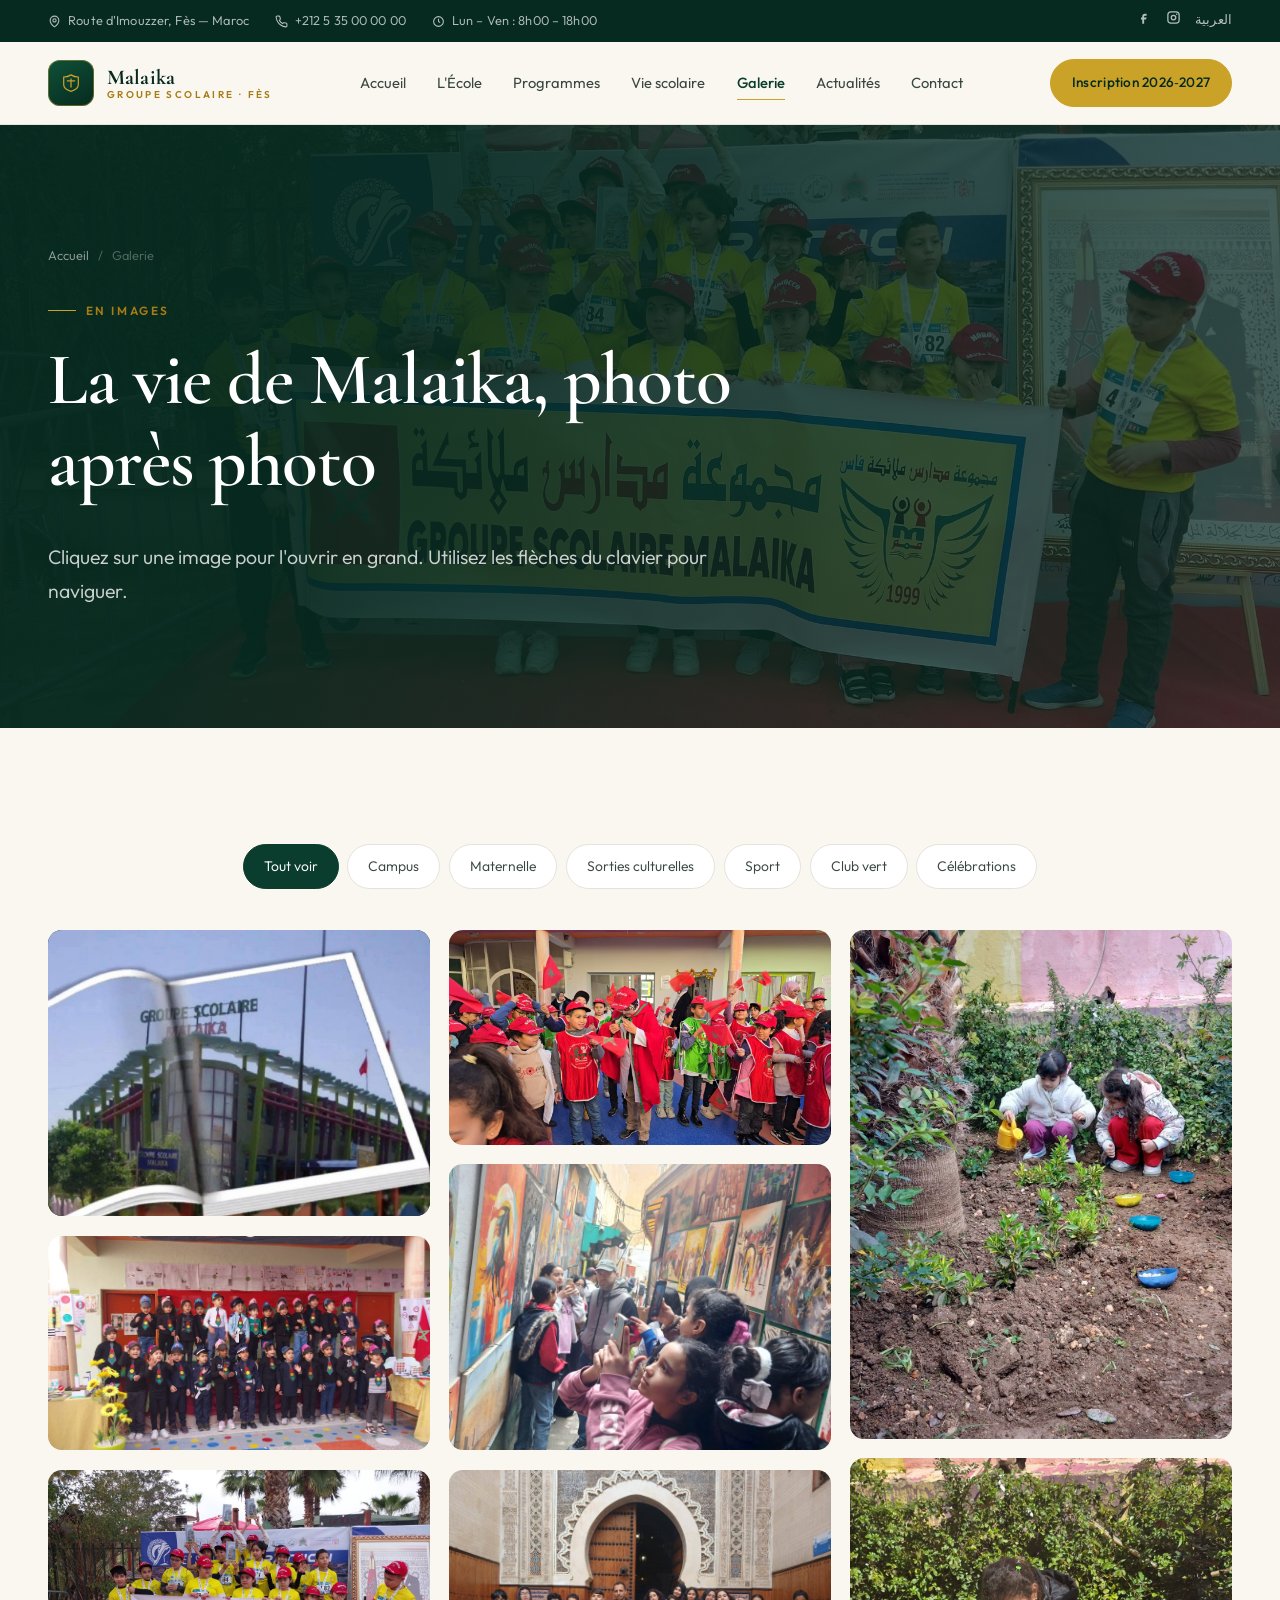
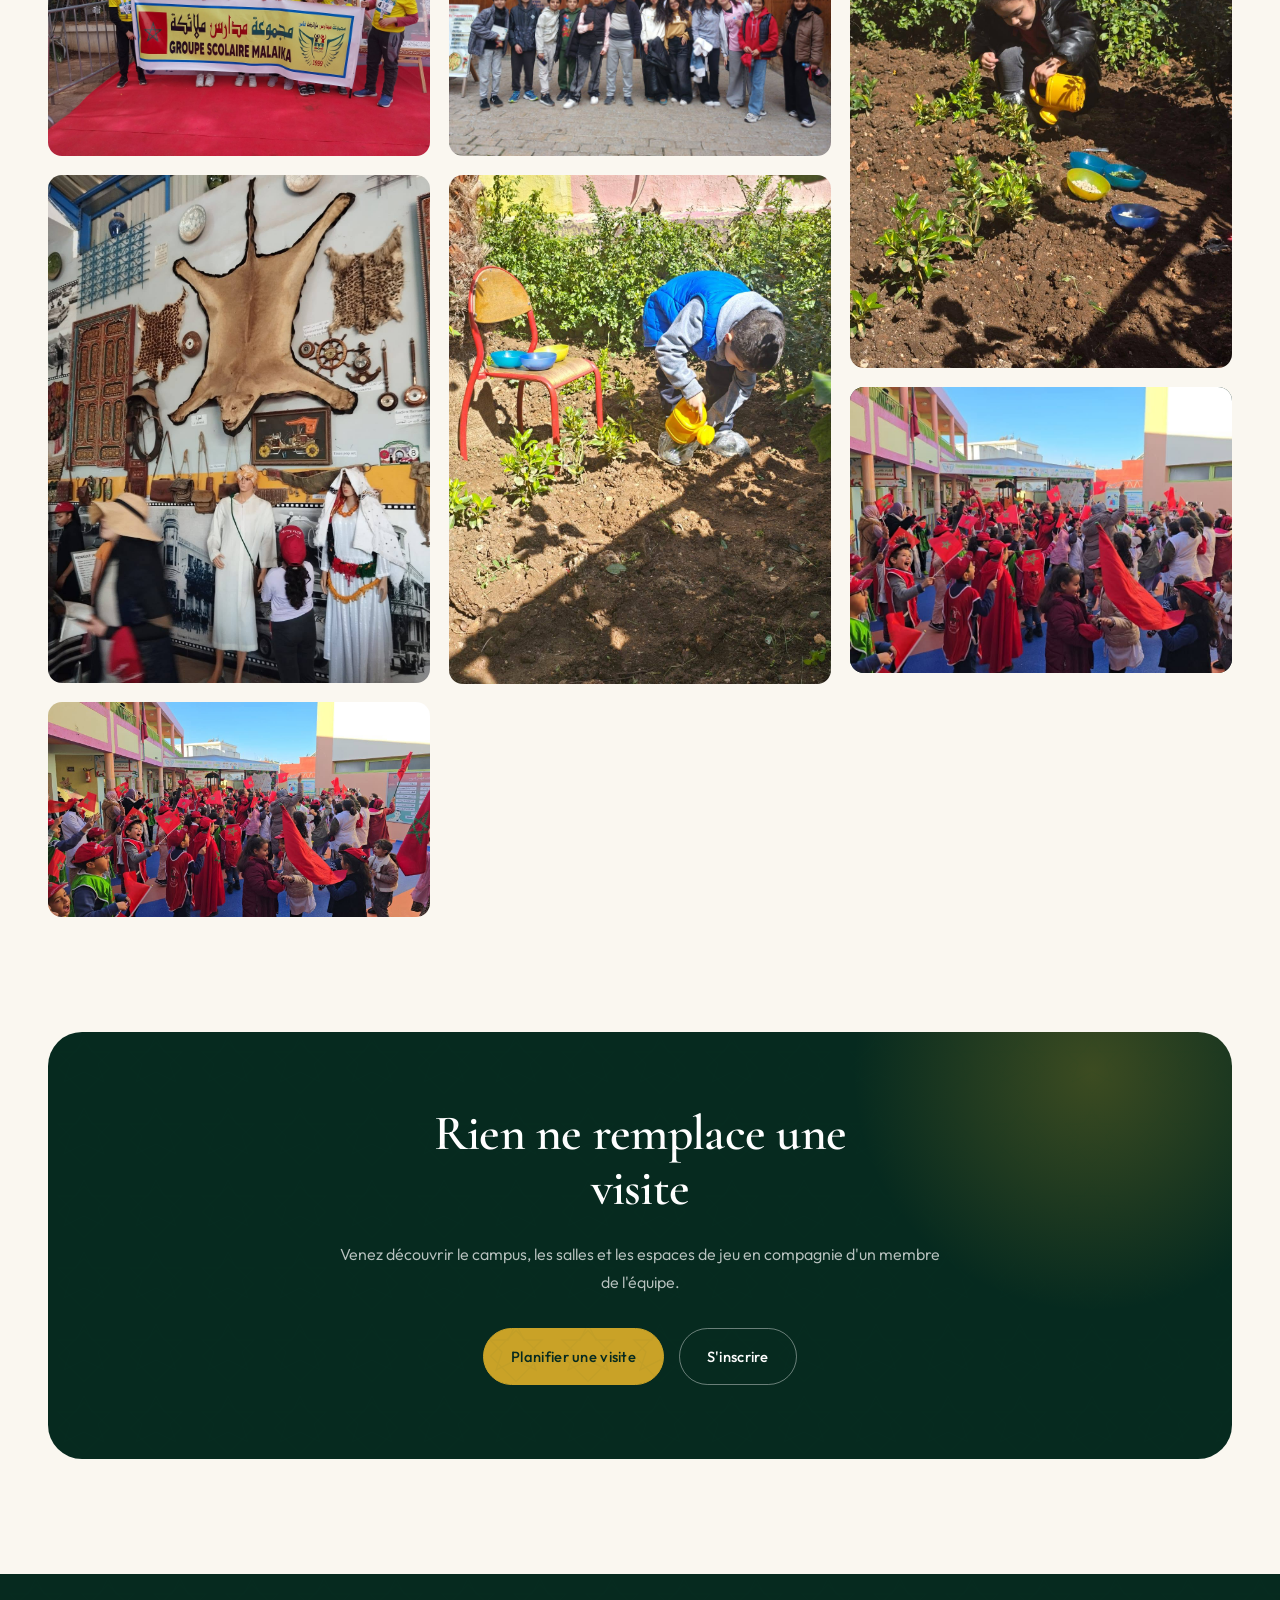
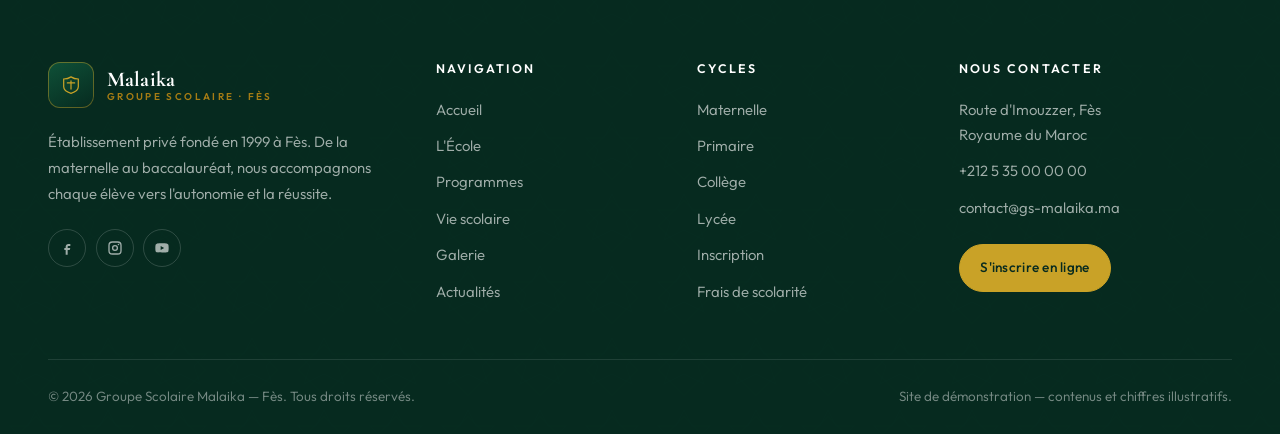
<file: galerie.html>
<!DOCTYPE html>
<html lang="fr">
<head>
<meta charset="utf-8">
<meta name="viewport" content="width=device-width, initial-scale=1">
<title>Galerie photos | Groupe Scolaire Malaika Fès</title>
<meta name="description" content="Photos du Groupe Scolaire Malaika à Fès : campus, maternelle, sorties culturelles, sport, club vert et célébrations.">
<meta name="theme-color" content="#0b3d2e">
<link rel="preconnect" href="https://fonts.googleapis.com">
<link rel="preconnect" href="https://fonts.gstatic.com" crossorigin>
<link href="https://fonts.googleapis.com/css2?family=Cormorant+Garamond:ital,wght@0,400;0,500;0,600;0,700;1,400;1,600&family=Outfit:wght@300;400;500;600&display=swap" rel="stylesheet">
<link rel="stylesheet" href="assets/css/style.css">
<link rel="icon" href="data:image/svg+xml,%3Csvg xmlns='http://www.w3.org/2000/svg' viewBox='0 0 32 32'%3E%3Crect width='32' height='32' rx='8' fill='%230b3d2e'/%3E%3Cpath d='M8 21V11l8 3 8-3v10l-8 3z' fill='%23c9a227'/%3E%3C/svg%3E">
</head>
<body>

<div class="topbar">
  <div class="container topbar__inner">
    <ul class="topbar__list">
      <li><svg width="13" height="13" viewBox="0 0 24 24" fill="none" stroke="currentColor" stroke-width="2"><path d="M20 10c0 6-8 12-8 12s-8-6-8-12a8 8 0 0 1 16 0Z"/><circle cx="12" cy="10" r="3"/></svg> Route d'Imouzzer, Fès — Maroc</li>
      <li><svg width="13" height="13" viewBox="0 0 24 24" fill="none" stroke="currentColor" stroke-width="2"><path d="M22 16.9v3a2 2 0 0 1-2.2 2 19.8 19.8 0 0 1-8.6-3.1 19.5 19.5 0 0 1-6-6A19.8 19.8 0 0 1 2.1 4.2 2 2 0 0 1 4.1 2h3a2 2 0 0 1 2 1.7c.1 1 .4 1.9.7 2.8a2 2 0 0 1-.5 2.1L8.1 9.9a16 16 0 0 0 6 6l1.3-1.3a2 2 0 0 1 2.1-.4c.9.3 1.8.6 2.8.7a2 2 0 0 1 1.7 2Z"/></svg> <a href="tel:+212535000000">+212 5 35 00 00 00</a></li>
      <li><svg width="13" height="13" viewBox="0 0 24 24" fill="none" stroke="currentColor" stroke-width="2"><circle cx="12" cy="12" r="9"/><path d="M12 7v5l3 2"/></svg> Lun – Ven : 8h00 – 18h00</li>
    </ul>
    <div class="topbar__socials">
      <a href="#" aria-label="Facebook"><svg width="15" height="15" viewBox="0 0 24 24" fill="currentColor"><path d="M14 9h3V6h-3c-2.2 0-4 1.8-4 4v2H8v3h2v7h3v-7h3l1-3h-4v-2c0-.6.4-1 1-1Z"/></svg></a>
      <a href="#" aria-label="Instagram"><svg width="15" height="15" viewBox="0 0 24 24" fill="none" stroke="currentColor" stroke-width="2"><rect x="3" y="3" width="18" height="18" rx="5"/><circle cx="12" cy="12" r="3.6"/><circle cx="17.2" cy="6.8" r="1.2" fill="currentColor" stroke="none"/></svg></a>
      <a href="#" class="ar" aria-label="النسخة العربية">العربية</a>
    </div>
  </div>
</div>

<header class="header">
  <div class="container nav">
    <a href="index.html" class="brand" aria-label="Groupe Scolaire Malaika — accueil">
      <span class="brand__mark"><svg viewBox="0 0 32 32" fill="none" aria-hidden="true"><path d="M16 6c-3 2-6 2.6-9 2.6v9.6c0 4 4.2 6.6 9 8.2 4.8-1.6 9-4.2 9-8.2V8.6c-3 0-6-.6-9-2.6Z" stroke="#c9a227" stroke-width="1.5"/><path d="M16 11v10M11.5 13.5h9" stroke="#c9a227" stroke-width="1.5" stroke-linecap="round"/></svg></span>
      <span class="brand__text"><span class="brand__name">Malaika</span><span class="brand__sub">Groupe Scolaire · Fès</span></span>
    </a>
    <nav class="nav__menu" id="primary-nav" aria-label="Navigation principale">
      <a class="nav__link" href="index.html">Accueil</a>
      <a class="nav__link" href="ecole.html">L'École</a>
      <a class="nav__link" href="programmes.html">Programmes</a>
      <a class="nav__link" href="vie-scolaire.html">Vie scolaire</a>
      <a class="nav__link" href="galerie.html">Galerie</a>
      <a class="nav__link" href="actualites.html">Actualités</a>
      <a class="nav__link" href="contact.html">Contact</a>
      <a class="btn btn--gold btn--sm" href="admission.html">Inscription 2026‑2027</a>
    </nav>
    <div class="nav__actions">
      <a class="btn btn--gold btn--sm" href="admission.html">Inscription 2026‑2027</a>
      <button class="nav__toggle" type="button" aria-label="Ouvrir le menu" aria-expanded="false" aria-controls="primary-nav"><span></span><span></span><span></span></button>
    </div>
  </div>
</header>

<main>

<section class="page-hero">
  <div class="page-hero__media"><img src="images/492485788_1468965204481731_6242933675573367938_n.jpg" alt="Élèves de Malaika au Marathon de Fès"></div>
  <div class="page-hero__scrim"></div>
  <div class="container">
    <nav class="breadcrumb" aria-label="Fil d'ariane"><a href="index.html">Accueil</a><span>/</span><span>Galerie</span></nav>
    <span class="eyebrow">En images</span>
    <h1>La vie de Malaika, photo après photo</h1>
    <p class="lead">Cliquez sur une image pour l'ouvrir en grand. Utilisez les flèches du clavier pour naviguer.</p>
  </div>
</section>

<section class="section">
  <div class="container">

    <div class="filters" data-reveal>
      <button class="filter is-active" data-filter="all">Tout voir</button>
      <button class="filter" data-filter="campus">Campus</button>
      <button class="filter" data-filter="maternelle">Maternelle</button>
      <button class="filter" data-filter="sorties">Sorties culturelles</button>
      <button class="filter" data-filter="sport">Sport</button>
      <button class="filter" data-filter="vert">Club vert</button>
      <button class="filter" data-filter="fetes">Célébrations</button>
    </div>

    <div class="masonry">

      <figure class="shot shot--crop" data-cat="campus" data-lightbox tabindex="0" role="button"
              data-caption="Le bâtiment principal du Groupe Scolaire Malaika, route d'Imouzzer à Fès.">
        <img src="images/490738636_1457087522336166_8977567626231503612_n.jpg" alt="Façade du Groupe Scolaire Malaika à Fès" loading="lazy">
        <figcaption class="shot__cap"><small>Campus</small><strong>Notre établissement</strong></figcaption>
      </figure>

      <figure class="shot" data-cat="maternelle" data-lightbox tabindex="0" role="button"
              data-caption="Spectacle de fin de projet sur la sécurité routière, présenté par les classes de maternelle.">
        <img src="images/491396268_1468984361146482_1874918341854458948_n.jpg" alt="Élèves de maternelle en costume lors d'un spectacle sur la sécurité routière" loading="lazy">
        <figcaption class="shot__cap"><small>Maternelle</small><strong>Spectacle sécurité routière</strong></figcaption>
      </figure>

      <figure class="shot" data-cat="sport" data-lightbox tabindex="0" role="button"
              data-caption="Nos élèves à l'arrivée de la course jeunes du Marathon de Fès, trophées en main.">
        <img src="images/492485788_1468965204481731_6242933675573367938_n.jpg" alt="Équipe de Malaika brandissant ses trophées au Marathon de Fès" loading="lazy">
        <figcaption class="shot__cap"><small>Sport</small><strong>Marathon de Fès</strong></figcaption>
      </figure>

      <figure class="shot" data-cat="sorties" data-lightbox tabindex="0" role="button"
              data-caption="Visite guidée d'un musée du patrimoine fési, dans le cadre du programme d'histoire.">
        <img src="images/507099986_1512126626832255_7107020856548193082_n.jpg" alt="Élèves visitant un musée du patrimoine à Fès" loading="lazy">
        <figcaption class="shot__cap"><small>Sortie</small><strong>Musée du patrimoine</strong></figcaption>
      </figure>

      <figure class="shot" data-cat="fetes" data-lightbox tabindex="0" role="button"
              data-caption="Célébration d'une fête nationale dans la cour de l'école, tous cycles réunis.">
        <img src="images/615815637_1695630198481896_971171580530024366_n.jpg" alt="Élèves agitant des drapeaux marocains dans la cour de l'école" loading="lazy">
        <figcaption class="shot__cap"><small>Célébration</small><strong>Fête nationale</strong></figcaption>
      </figure>

      <figure class="shot" data-cat="fetes" data-lightbox tabindex="0" role="button"
              data-caption="Défilé en tenue traditionnelle marocaine, préparé par les classes du primaire.">
        <img src="images/615984561_1695628128482103_1562633607558848647_n.jpg" alt="Élèves en tenue traditionnelle marocaine lors d'une célébration" loading="lazy">
        <figcaption class="shot__cap"><small>Célébration</small><strong>Défilé traditionnel</strong></figcaption>
      </figure>

      <figure class="shot" data-cat="sorties" data-lightbox tabindex="0" role="button"
              data-caption="Découverte des galeries d'art de la médina, en lien avec le cours d'arts plastiques.">
        <img src="images/670417983_1772104774167771_8426535969637202242_n.jpg" alt="Collégiens photographiant des tableaux dans une ruelle de la médina de Fès" loading="lazy">
        <figcaption class="shot__cap"><small>Sortie</small><strong>Galeries de la médina</strong></figcaption>
      </figure>

      <figure class="shot" data-cat="sorties" data-lightbox tabindex="0" role="button"
              data-caption="Les élèves du collège devant la porte du Fondouk Nejjarine, à Fès el Bali.">
        <img src="images/670794145_1772105137501068_3393235270062104679_n.jpg" alt="Groupe d'élèves et leur professeur devant une porte historique de Fès" loading="lazy">
        <figcaption class="shot__cap"><small>Sortie</small><strong>Fondouk Nejjarine</strong></figcaption>
      </figure>

      <figure class="shot" data-cat="vert" data-lightbox tabindex="0" role="button"
              data-caption="Arrosage des jeunes plants du jardin pédagogique par un élève du primaire.">
        <img src="images/677212576_1780719026639679_2426673062793624832_n.jpg" alt="Élève arrosant des plants avec un arrosoir jaune" loading="lazy">
        <figcaption class="shot__cap"><small>Club vert</small><strong>Au jardin pédagogique</strong></figcaption>
      </figure>

      <figure class="shot" data-cat="vert" data-lightbox tabindex="0" role="button"
              data-caption="Deux élèves préparent la terre et sèment les graines de la nouvelle haie.">
        <img src="images/678216624_1780707879974127_1512770396355926681_n.jpg" alt="Deux élèves accroupies plantant des arbustes" loading="lazy">
        <figcaption class="shot__cap"><small>Club vert</small><strong>Plantations de printemps</strong></figcaption>
      </figure>

      <figure class="shot" data-cat="vert" data-lightbox tabindex="0" role="button"
              data-caption="Chaque équipe d'élèves assure l'arrosage de sa rangée à tour de rôle.">
        <img src="images/678529056_1780719209972994_3937013357342636135_n.jpg" alt="Élève arrosant une rangée de jeunes arbustes" loading="lazy">
        <figcaption class="shot__cap"><small>Club vert</small><strong>Tour d'arrosage</strong></figcaption>
      </figure>

      <figure class="shot shot--crop" data-cat="campus" data-lightbox tabindex="0" role="button"
              data-caption="La cour de récréation du primaire, entre les bâtiments de la maternelle et du collège.">
        <img src="images/615815637_1695630198481896_971171580530024366_n.jpg" alt="Cour de récréation du Groupe Scolaire Malaika remplie d'élèves" loading="lazy">
        <figcaption class="shot__cap"><small>Campus</small><strong>La cour de récréation</strong></figcaption>
      </figure>

    </div>
  </div>
</section>

<section class="section" style="padding-top:0">
  <div class="container">
    <div class="cta-band" data-reveal>
      <div class="cta-band__glow" aria-hidden="true"></div>
      <div class="zellige" aria-hidden="true"></div>
      <h2>Rien ne remplace une visite</h2>
      <p>Venez découvrir le campus, les salles et les espaces de jeu en compagnie d'un membre de l'équipe.</p>
      <div class="cta-band__actions">
        <a class="btn btn--gold" href="contact.html">Planifier une visite</a>
        <a class="btn btn--light" href="admission.html">S'inscrire</a>
      </div>
    </div>
  </div>
</section>

</main>

<footer class="footer">
  <div class="zellige" aria-hidden="true"></div>
  <div class="container">
    <div class="footer__grid">
      <div>
        <a href="index.html" class="brand" style="margin-bottom:1.3rem">
          <span class="brand__mark"><svg viewBox="0 0 32 32" fill="none" aria-hidden="true"><path d="M16 6c-3 2-6 2.6-9 2.6v9.6c0 4 4.2 6.6 9 8.2 4.8-1.6 9-4.2 9-8.2V8.6c-3 0-6-.6-9-2.6Z" stroke="#c9a227" stroke-width="1.5"/><path d="M16 11v10M11.5 13.5h9" stroke="#c9a227" stroke-width="1.5" stroke-linecap="round"/></svg></span>
          <span class="brand__text"><span class="brand__name">Malaika</span><span class="brand__sub">Groupe Scolaire · Fès</span></span>
        </a>
        <p>Établissement privé fondé en 1999 à Fès. De la maternelle au baccalauréat, nous accompagnons chaque élève vers l'autonomie et la réussite.</p>
        <div class="socials" style="margin-top:1.4rem">
          <a href="#" aria-label="Facebook"><svg width="16" height="16" viewBox="0 0 24 24" fill="currentColor"><path d="M14 9h3V6h-3c-2.2 0-4 1.8-4 4v2H8v3h2v7h3v-7h3l1-3h-4v-2c0-.6.4-1 1-1Z"/></svg></a>
          <a href="#" aria-label="Instagram"><svg width="16" height="16" viewBox="0 0 24 24" fill="none" stroke="currentColor" stroke-width="2"><rect x="3" y="3" width="18" height="18" rx="5"/><circle cx="12" cy="12" r="3.6"/><circle cx="17.2" cy="6.8" r="1.2" fill="currentColor" stroke="none"/></svg></a>
          <a href="#" aria-label="YouTube"><svg width="16" height="16" viewBox="0 0 24 24" fill="currentColor"><path d="M22 12s0-3.2-.4-4.7a2.5 2.5 0 0 0-1.8-1.8C18.3 5 12 5 12 5s-6.3 0-7.8.5A2.5 2.5 0 0 0 2.4 7.3C2 8.8 2 12 2 12s0 3.2.4 4.7a2.5 2.5 0 0 0 1.8 1.8C5.7 19 12 19 12 19s6.3 0 7.8-.5a2.5 2.5 0 0 0 1.8-1.8C22 15.2 22 12 22 12ZM10 15V9l5.2 3L10 15Z"/></svg></a>
        </div>
      </div>
      <div>
        <h4>Navigation</h4>
        <div class="footer__links">
          <a href="index.html">Accueil</a><a href="ecole.html">L'École</a><a href="programmes.html">Programmes</a>
          <a href="vie-scolaire.html">Vie scolaire</a><a href="galerie.html">Galerie</a><a href="actualites.html">Actualités</a>
        </div>
      </div>
      <div>
        <h4>Cycles</h4>
        <div class="footer__links">
          <a href="programmes.html#maternelle">Maternelle</a><a href="programmes.html#primaire">Primaire</a>
          <a href="programmes.html#college">Collège</a><a href="programmes.html#lycee">Lycée</a>
          <a href="admission.html">Inscription</a><a href="admission.html#frais">Frais de scolarité</a>
        </div>
      </div>
      <div>
        <h4>Nous contacter</h4>
        <div class="footer__links">
          <a href="#">Route d'Imouzzer, Fès<br>Royaume du Maroc</a>
          <a href="tel:+212535000000">+212 5 35 00 00 00</a>
          <a href="mailto:contact@gs-malaika.ma">contact@gs-malaika.ma</a>
        </div>
        <a class="btn btn--gold btn--sm" href="admission.html" style="margin-top:1.5rem">S'inscrire en ligne</a>
      </div>
    </div>
    <div class="footer__bottom">
      <span>© <span data-year>2026</span> Groupe Scolaire Malaika — Fès. Tous droits réservés.</span>
      <span>Site de démonstration — contenus et chiffres illustratifs.</span>
    </div>
  </div>
</footer>

<script src="assets/js/main.js"></script>
</body>
</html>
</file>
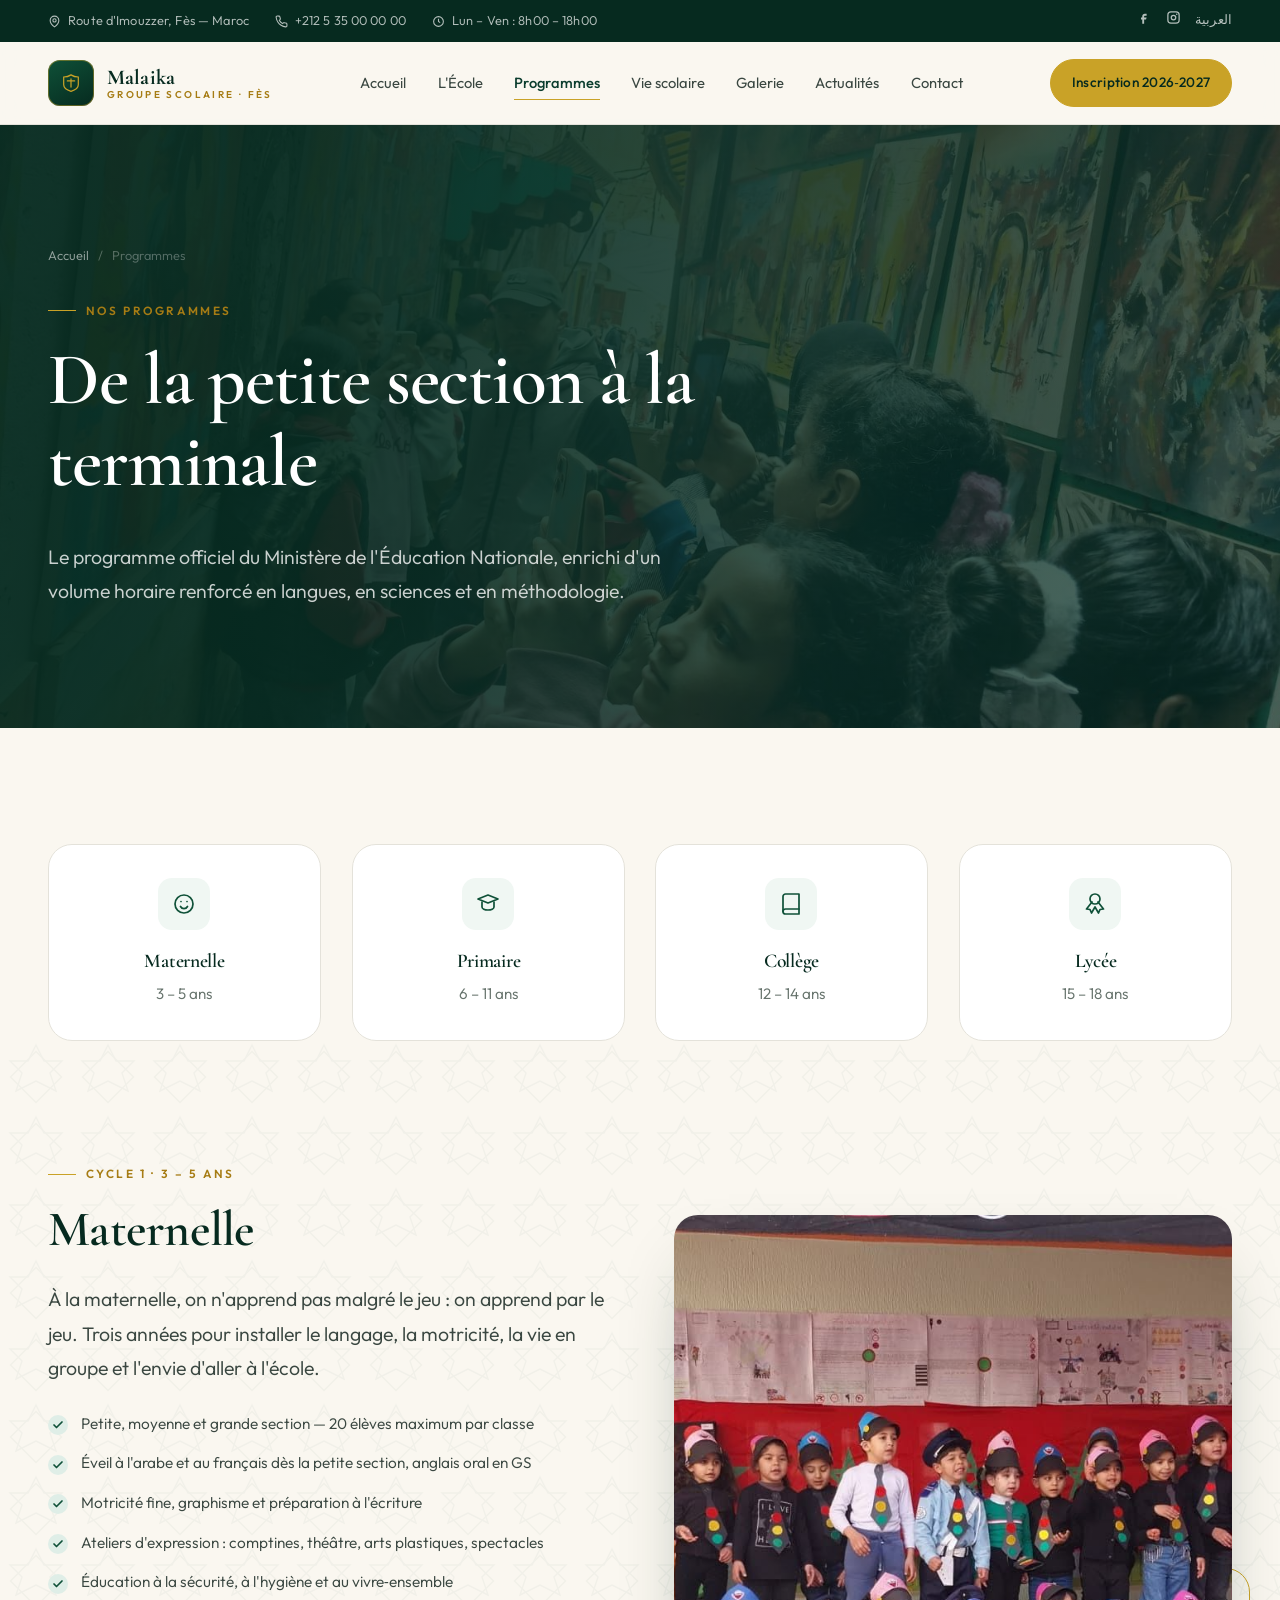
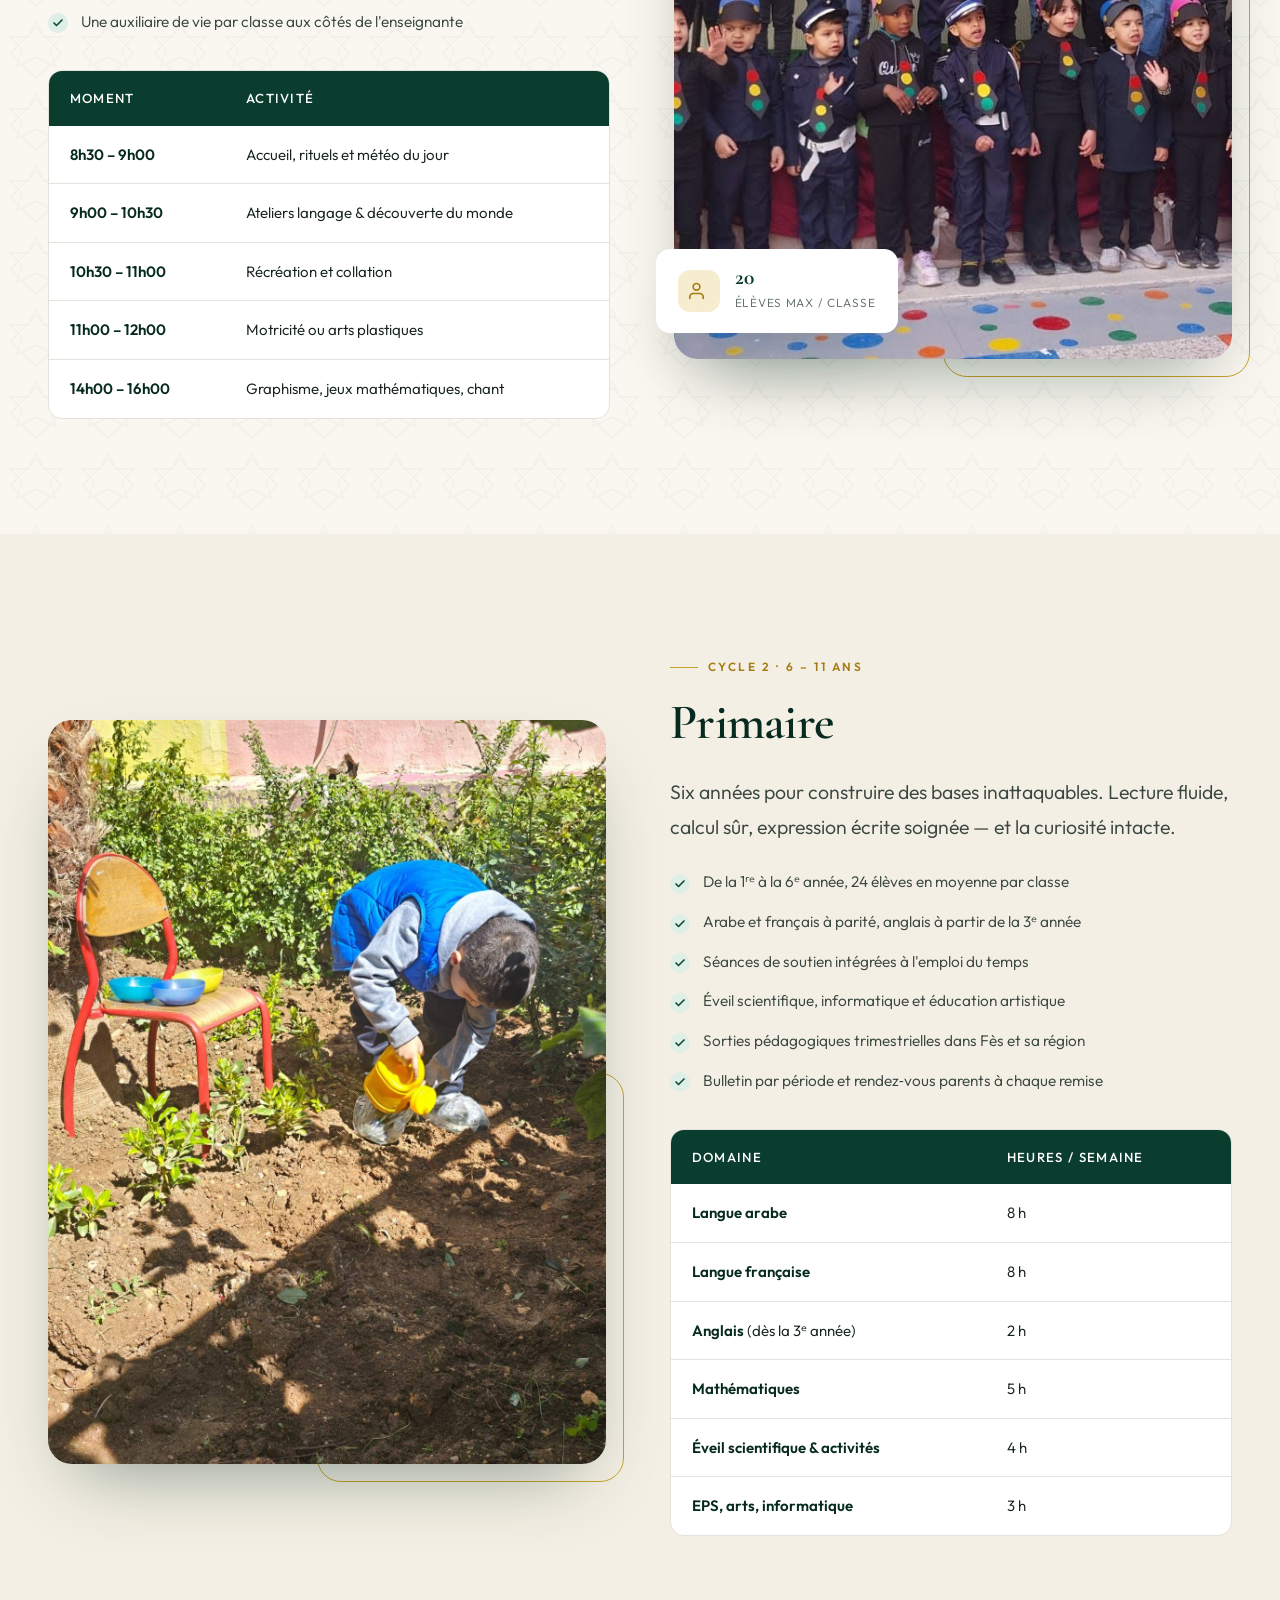
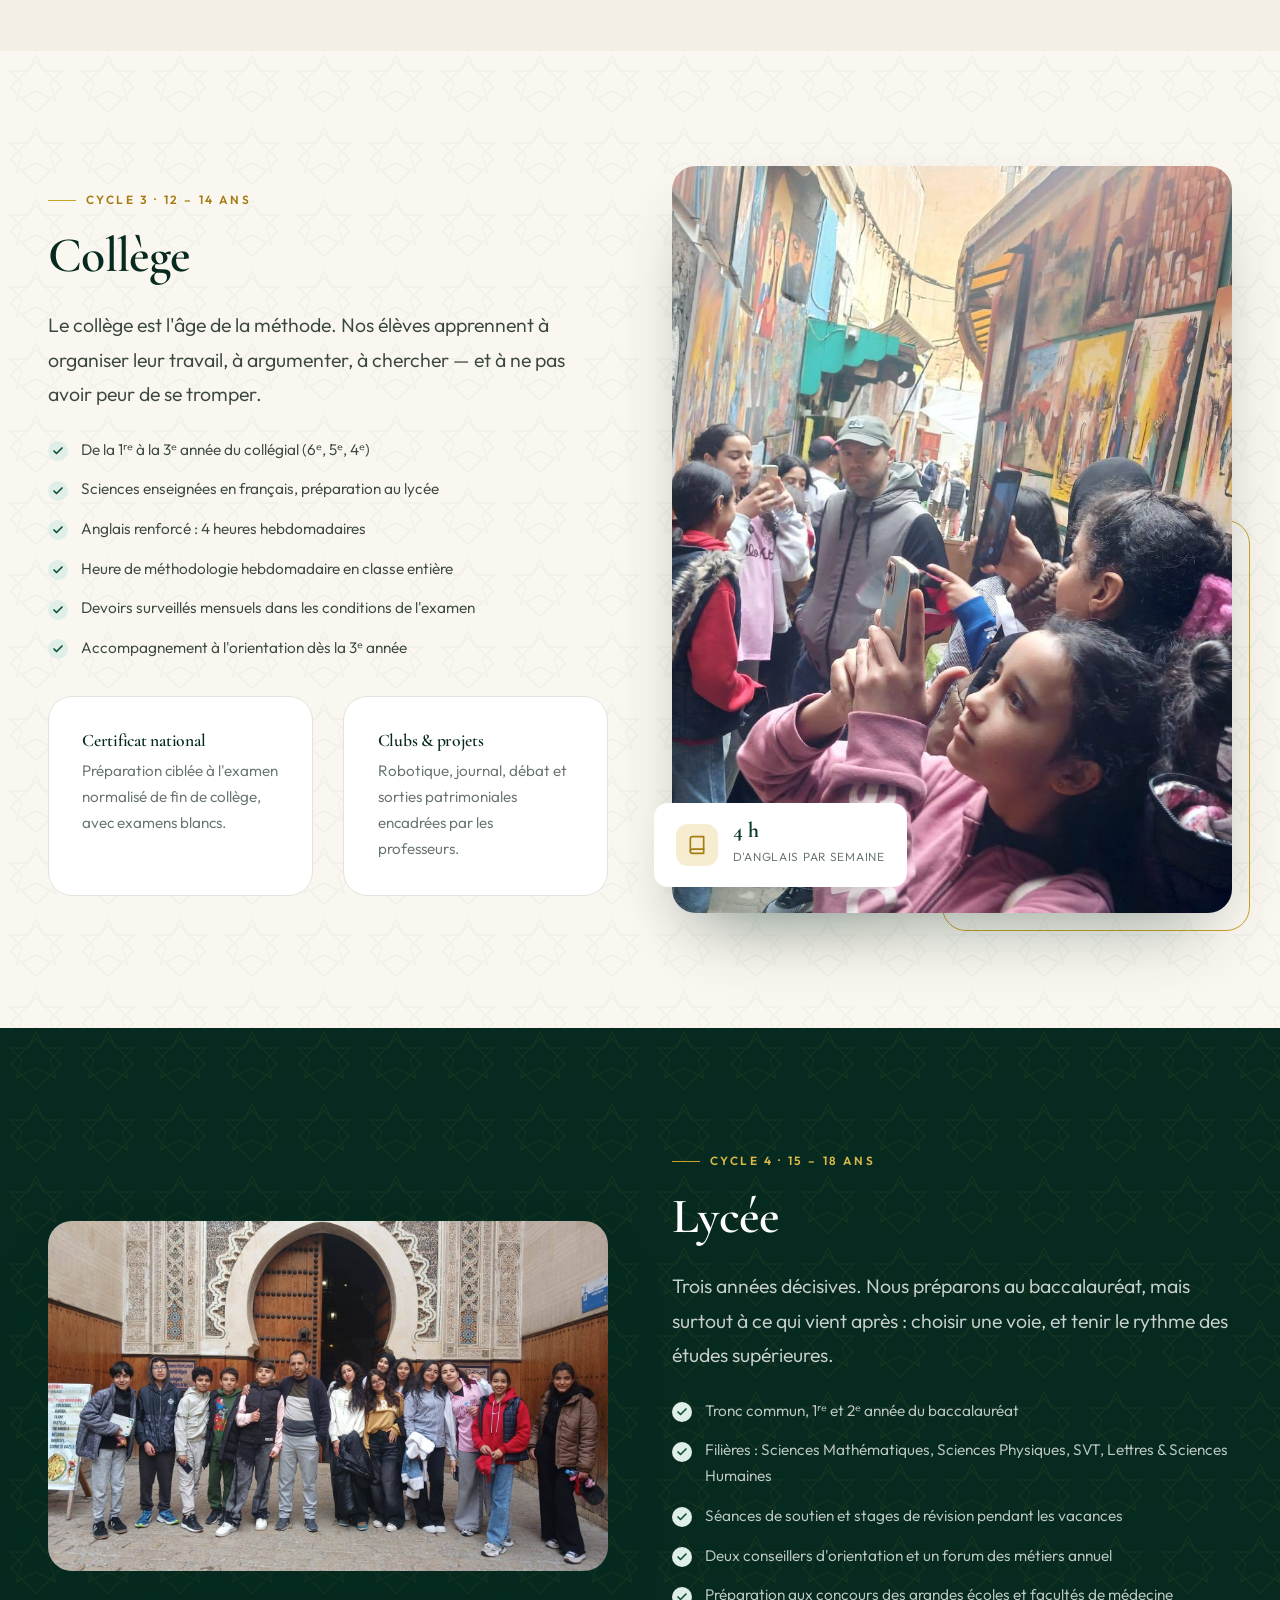
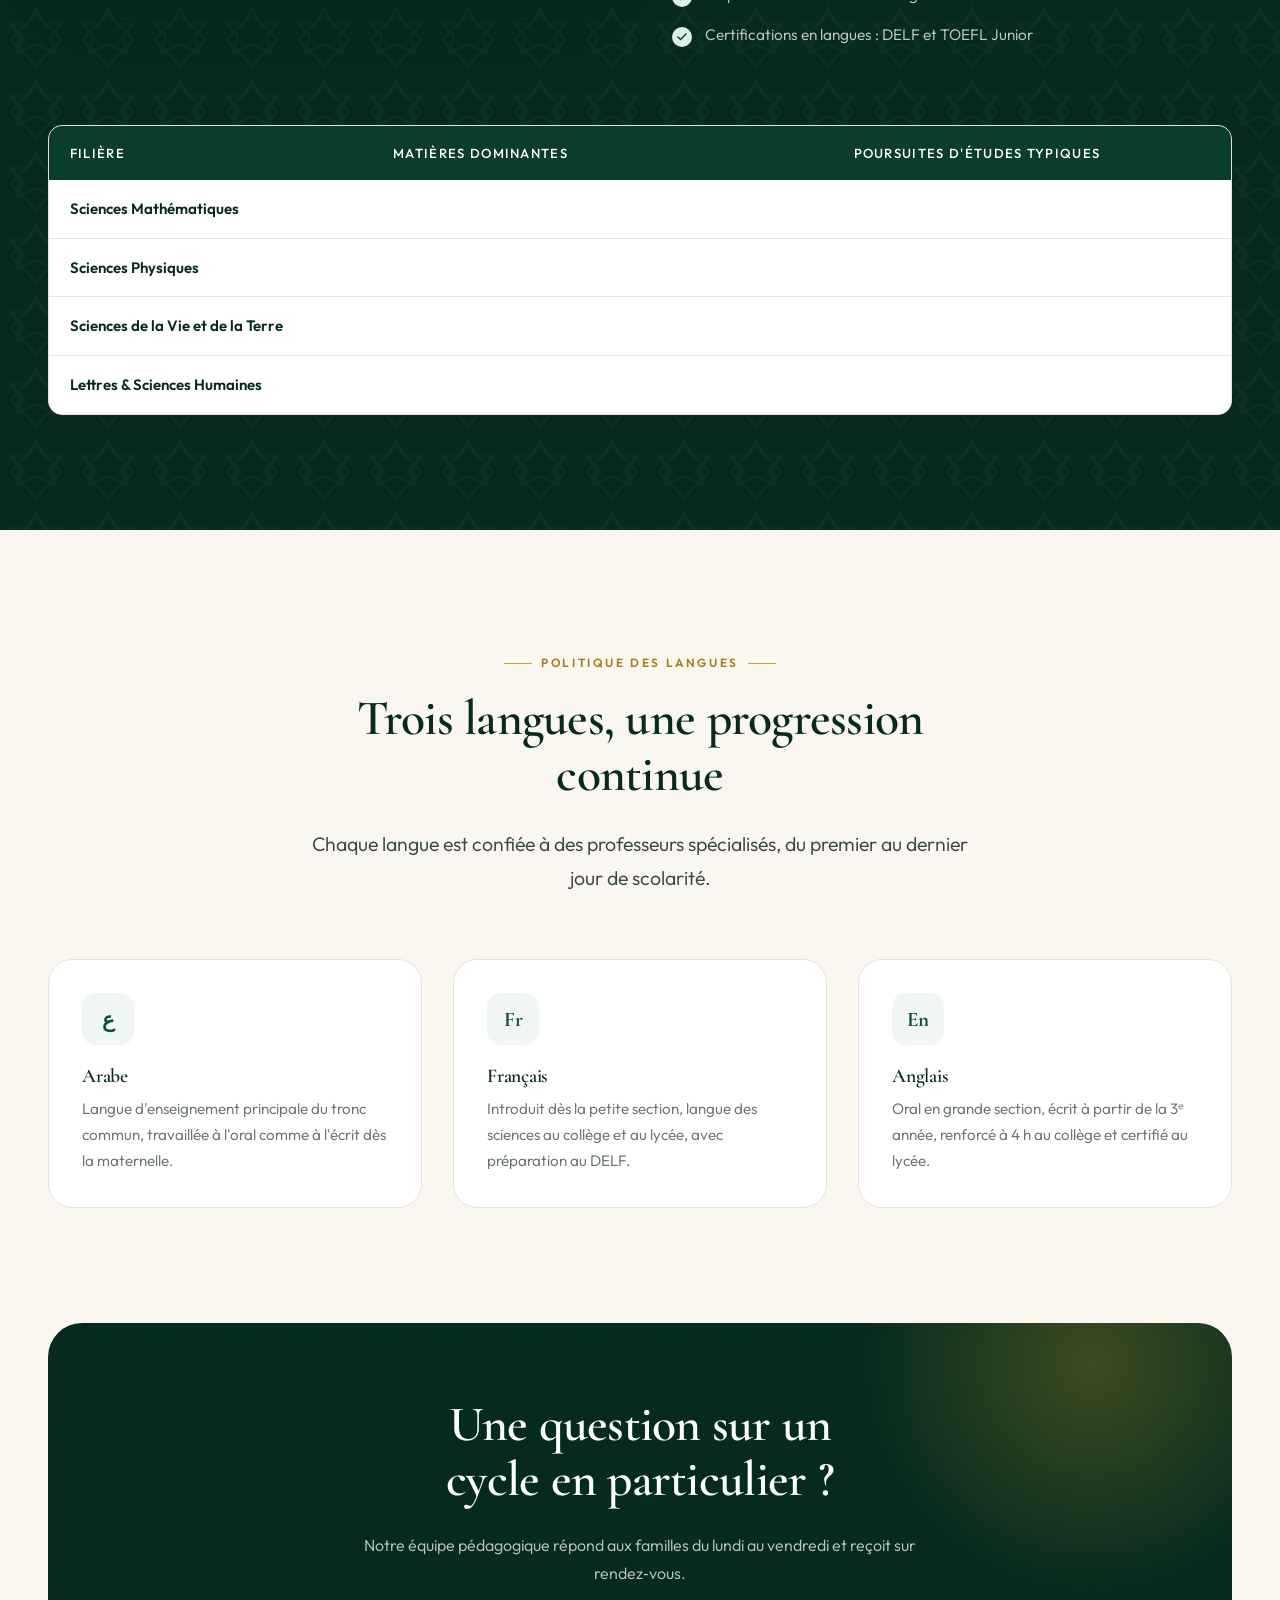
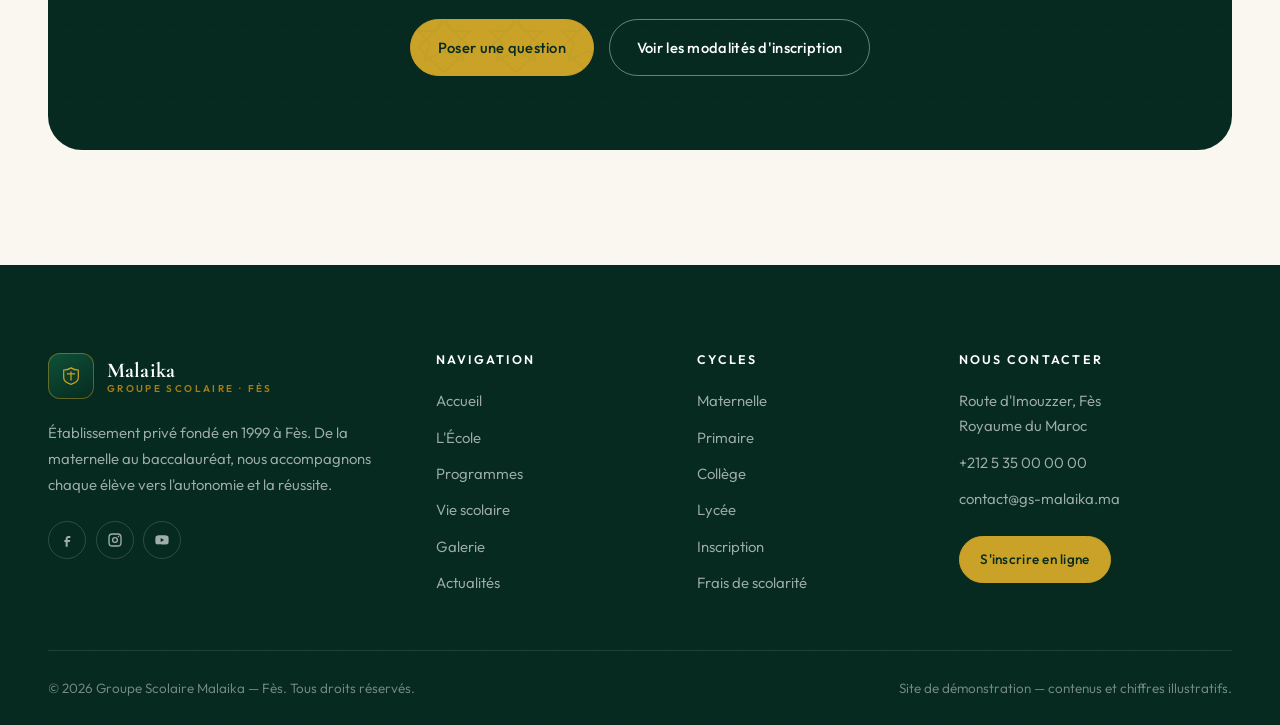
<file: programmes.html>
<!DOCTYPE html>
<html lang="fr">
<head>
<meta charset="utf-8">
<meta name="viewport" content="width=device-width, initial-scale=1">
<title>Programmes — Maternelle, Primaire, Collège, Lycée | Groupe Scolaire Malaika Fès</title>
<meta name="description" content="Les quatre cycles du Groupe Scolaire Malaika à Fès : maternelle, primaire, collège et lycée. Grilles horaires, langues, filières du baccalauréat et accompagnement.">
<meta name="theme-color" content="#0b3d2e">
<link rel="preconnect" href="https://fonts.googleapis.com">
<link rel="preconnect" href="https://fonts.gstatic.com" crossorigin>
<link href="https://fonts.googleapis.com/css2?family=Cormorant+Garamond:ital,wght@0,400;0,500;0,600;0,700;1,400;1,600&family=Outfit:wght@300;400;500;600&display=swap" rel="stylesheet">
<link rel="stylesheet" href="assets/css/style.css">
<link rel="icon" href="data:image/svg+xml,%3Csvg xmlns='http://www.w3.org/2000/svg' viewBox='0 0 32 32'%3E%3Crect width='32' height='32' rx='8' fill='%230b3d2e'/%3E%3Cpath d='M8 21V11l8 3 8-3v10l-8 3z' fill='%23c9a227'/%3E%3C/svg%3E">
</head>
<body>

<div class="topbar">
  <div class="container topbar__inner">
    <ul class="topbar__list">
      <li><svg width="13" height="13" viewBox="0 0 24 24" fill="none" stroke="currentColor" stroke-width="2"><path d="M20 10c0 6-8 12-8 12s-8-6-8-12a8 8 0 0 1 16 0Z"/><circle cx="12" cy="10" r="3"/></svg> Route d'Imouzzer, Fès — Maroc</li>
      <li><svg width="13" height="13" viewBox="0 0 24 24" fill="none" stroke="currentColor" stroke-width="2"><path d="M22 16.9v3a2 2 0 0 1-2.2 2 19.8 19.8 0 0 1-8.6-3.1 19.5 19.5 0 0 1-6-6A19.8 19.8 0 0 1 2.1 4.2 2 2 0 0 1 4.1 2h3a2 2 0 0 1 2 1.7c.1 1 .4 1.9.7 2.8a2 2 0 0 1-.5 2.1L8.1 9.9a16 16 0 0 0 6 6l1.3-1.3a2 2 0 0 1 2.1-.4c.9.3 1.8.6 2.8.7a2 2 0 0 1 1.7 2Z"/></svg> <a href="tel:+212535000000">+212 5 35 00 00 00</a></li>
      <li><svg width="13" height="13" viewBox="0 0 24 24" fill="none" stroke="currentColor" stroke-width="2"><circle cx="12" cy="12" r="9"/><path d="M12 7v5l3 2"/></svg> Lun – Ven : 8h00 – 18h00</li>
    </ul>
    <div class="topbar__socials">
      <a href="#" aria-label="Facebook"><svg width="15" height="15" viewBox="0 0 24 24" fill="currentColor"><path d="M14 9h3V6h-3c-2.2 0-4 1.8-4 4v2H8v3h2v7h3v-7h3l1-3h-4v-2c0-.6.4-1 1-1Z"/></svg></a>
      <a href="#" aria-label="Instagram"><svg width="15" height="15" viewBox="0 0 24 24" fill="none" stroke="currentColor" stroke-width="2"><rect x="3" y="3" width="18" height="18" rx="5"/><circle cx="12" cy="12" r="3.6"/><circle cx="17.2" cy="6.8" r="1.2" fill="currentColor" stroke="none"/></svg></a>
      <a href="#" class="ar" aria-label="النسخة العربية">العربية</a>
    </div>
  </div>
</div>

<header class="header">
  <div class="container nav">
    <a href="index.html" class="brand" aria-label="Groupe Scolaire Malaika — accueil">
      <span class="brand__mark"><svg viewBox="0 0 32 32" fill="none" aria-hidden="true"><path d="M16 6c-3 2-6 2.6-9 2.6v9.6c0 4 4.2 6.6 9 8.2 4.8-1.6 9-4.2 9-8.2V8.6c-3 0-6-.6-9-2.6Z" stroke="#c9a227" stroke-width="1.5"/><path d="M16 11v10M11.5 13.5h9" stroke="#c9a227" stroke-width="1.5" stroke-linecap="round"/></svg></span>
      <span class="brand__text"><span class="brand__name">Malaika</span><span class="brand__sub">Groupe Scolaire · Fès</span></span>
    </a>
    <nav class="nav__menu" id="primary-nav" aria-label="Navigation principale">
      <a class="nav__link" href="index.html">Accueil</a>
      <a class="nav__link" href="ecole.html">L'École</a>
      <a class="nav__link" href="programmes.html">Programmes</a>
      <a class="nav__link" href="vie-scolaire.html">Vie scolaire</a>
      <a class="nav__link" href="galerie.html">Galerie</a>
      <a class="nav__link" href="actualites.html">Actualités</a>
      <a class="nav__link" href="contact.html">Contact</a>
      <a class="btn btn--gold btn--sm" href="admission.html">Inscription 2026‑2027</a>
    </nav>
    <div class="nav__actions">
      <a class="btn btn--gold btn--sm" href="admission.html">Inscription 2026‑2027</a>
      <button class="nav__toggle" type="button" aria-label="Ouvrir le menu" aria-expanded="false" aria-controls="primary-nav"><span></span><span></span><span></span></button>
    </div>
  </div>
</header>

<main>

<section class="page-hero">
  <div class="page-hero__media"><img src="images/670417983_1772104774167771_8426535969637202242_n.jpg" alt="Élèves de Malaika en visite culturelle"></div>
  <div class="page-hero__scrim"></div>
  <div class="container">
    <nav class="breadcrumb" aria-label="Fil d'ariane"><a href="index.html">Accueil</a><span>/</span><span>Programmes</span></nav>
    <span class="eyebrow">Nos programmes</span>
    <h1>De la petite section à la terminale</h1>
    <p class="lead">
      Le programme officiel du Ministère de l'Éducation Nationale, enrichi d'un volume
      horaire renforcé en langues, en sciences et en méthodologie.
    </p>
  </div>
</section>

<!-- Sommaire des cycles -->
<section class="section" style="padding-bottom:0">
  <div class="container">
    <div class="grid grid--4">
      <a class="card center" href="#maternelle" data-reveal>
        <span class="card__icon" style="margin-inline:auto"><svg width="24" height="24" viewBox="0 0 24 24" fill="none" stroke="currentColor" stroke-width="1.7" stroke-linecap="round"><circle cx="12" cy="12" r="9"/><path d="M8.5 14.5a4 4 0 0 0 7 0M9 9.5h.01M15 9.5h.01"/></svg></span>
        <h3>Maternelle</h3><p>3 – 5 ans</p>
      </a>
      <a class="card center" href="#primaire" data-reveal data-reveal-delay="70">
        <span class="card__icon" style="margin-inline:auto"><svg width="24" height="24" viewBox="0 0 24 24" fill="none" stroke="currentColor" stroke-width="1.7" stroke-linecap="round" stroke-linejoin="round"><path d="M2 7 12 3l10 4-10 4z"/><path d="M6 10v5c0 1.7 2.7 3 6 3s6-1.3 6-3v-5"/></svg></span>
        <h3>Primaire</h3><p>6 – 11 ans</p>
      </a>
      <a class="card center" href="#college" data-reveal data-reveal-delay="140">
        <span class="card__icon" style="margin-inline:auto"><svg width="24" height="24" viewBox="0 0 24 24" fill="none" stroke="currentColor" stroke-width="1.7" stroke-linecap="round" stroke-linejoin="round"><path d="M4 19.5A2.5 2.5 0 0 1 6.5 17H20"/><path d="M6.5 2H20v20H6.5A2.5 2.5 0 0 1 4 19.5v-15A2.5 2.5 0 0 1 6.5 2Z"/></svg></span>
        <h3>Collège</h3><p>12 – 14 ans</p>
      </a>
      <a class="card center" href="#lycee" data-reveal data-reveal-delay="210">
        <span class="card__icon" style="margin-inline:auto"><svg width="24" height="24" viewBox="0 0 24 24" fill="none" stroke="currentColor" stroke-width="1.7" stroke-linecap="round" stroke-linejoin="round"><path d="m12 15 3.5 6 1.5-3.5 3.5-.5L15 10M12 15l-3.5 6L7 17.5 3.5 17 9 10"/><circle cx="12" cy="7" r="5"/></svg></span>
        <h3>Lycée</h3><p>15 – 18 ans</p>
      </a>
    </div>
  </div>
</section>

<!-- ══════════ MATERNELLE ══════════ -->
<section class="section" id="maternelle">
  <div class="zellige" aria-hidden="true"></div>
  <div class="container split">
    <div data-reveal>
      <span class="eyebrow">Cycle 1 · 3 – 5 ans</span>
      <h2>Maternelle</h2>
      <p class="lead">
        À la maternelle, on n'apprend pas malgré le jeu : on apprend par le jeu.
        Trois années pour installer le langage, la motricité, la vie en groupe et
        l'envie d'aller à l'école.
      </p>
      <ul class="checklist" style="margin-top:1.6rem">
        <li>Petite, moyenne et grande section — 20 élèves maximum par classe</li>
        <li>Éveil à l'arabe et au français dès la petite section, anglais oral en GS</li>
        <li>Motricité fine, graphisme et préparation à l'écriture</li>
        <li>Ateliers d'expression : comptines, théâtre, arts plastiques, spectacles</li>
        <li>Éducation à la sécurité, à l'hygiène et au vivre‑ensemble</li>
        <li>Une auxiliaire de vie par classe aux côtés de l'enseignante</li>
      </ul>
      <div class="table-wrap" style="margin-top:2.2rem">
        <table>
          <caption class="sr-only">Journée type en maternelle</caption>
          <thead><tr><th>Moment</th><th>Activité</th></tr></thead>
          <tbody>
            <tr><td><strong>8h30 – 9h00</strong></td><td>Accueil, rituels et météo du jour</td></tr>
            <tr><td><strong>9h00 – 10h30</strong></td><td>Ateliers langage & découverte du monde</td></tr>
            <tr><td><strong>10h30 – 11h00</strong></td><td>Récréation et collation</td></tr>
            <tr><td><strong>11h00 – 12h00</strong></td><td>Motricité ou arts plastiques</td></tr>
            <tr><td><strong>14h00 – 16h00</strong></td><td>Graphisme, jeux mathématiques, chant</td></tr>
          </tbody>
        </table>
      </div>
    </div>
    <div class="frame-wrap" data-reveal data-reveal-delay="120">
      <div class="frame frame--tall"><img src="images/491396268_1468984361146482_1874918341854458948_n.jpg" alt="Spectacle sur la sécurité routière présenté par les élèves de maternelle"></div>
      <div class="float-card">
        <span class="float-card__icon"><svg width="20" height="20" viewBox="0 0 24 24" fill="none" stroke="currentColor" stroke-width="2" stroke-linecap="round"><path d="M17 21v-2a4 4 0 0 0-4-4H5a4 4 0 0 0-4 4v2"/><circle cx="9" cy="7" r="4"/></svg></span>
        <div><strong>20</strong><small>Élèves max / classe</small></div>
      </div>
    </div>
  </div>
</section>

<!-- ══════════ PRIMAIRE ══════════ -->
<section class="section section--cream" id="primaire">
  <div class="container split">
    <div class="frame-wrap" data-reveal>
      <div class="frame frame--tall"><img src="images/677212576_1780719026639679_2426673062793624832_n.jpg" alt="Élève du primaire arrosant une plantation dans le jardin de l'école"></div>
    </div>
    <div data-reveal data-reveal-delay="120">
      <span class="eyebrow">Cycle 2 · 6 – 11 ans</span>
      <h2>Primaire</h2>
      <p class="lead">
        Six années pour construire des bases inattaquables. Lecture fluide, calcul sûr,
        expression écrite soignée — et la curiosité intacte.
      </p>
      <ul class="checklist" style="margin-top:1.6rem">
        <li>De la 1ʳᵉ à la 6ᵉ année, 24 élèves en moyenne par classe</li>
        <li>Arabe et français à parité, anglais à partir de la 3ᵉ année</li>
        <li>Séances de soutien intégrées à l'emploi du temps</li>
        <li>Éveil scientifique, informatique et éducation artistique</li>
        <li>Sorties pédagogiques trimestrielles dans Fès et sa région</li>
        <li>Bulletin par période et rendez‑vous parents à chaque remise</li>
      </ul>
      <div class="table-wrap" style="margin-top:2.2rem">
        <table>
          <caption class="sr-only">Répartition horaire hebdomadaire au primaire</caption>
          <thead><tr><th>Domaine</th><th>Heures / semaine</th></tr></thead>
          <tbody>
            <tr><td><strong>Langue arabe</strong></td><td>8 h</td></tr>
            <tr><td><strong>Langue française</strong></td><td>8 h</td></tr>
            <tr><td><strong>Anglais</strong> (dès la 3ᵉ année)</td><td>2 h</td></tr>
            <tr><td><strong>Mathématiques</strong></td><td>5 h</td></tr>
            <tr><td><strong>Éveil scientifique & activités</strong></td><td>4 h</td></tr>
            <tr><td><strong>EPS, arts, informatique</strong></td><td>3 h</td></tr>
          </tbody>
        </table>
      </div>
    </div>
  </div>
</section>

<!-- ══════════ COLLÈGE ══════════ -->
<section class="section" id="college">
  <div class="zellige" aria-hidden="true"></div>
  <div class="container split">
    <div data-reveal>
      <span class="eyebrow">Cycle 3 · 12 – 14 ans</span>
      <h2>Collège</h2>
      <p class="lead">
        Le collège est l'âge de la méthode. Nos élèves apprennent à organiser leur
        travail, à argumenter, à chercher — et à ne pas avoir peur de se tromper.
      </p>
      <ul class="checklist" style="margin-top:1.6rem">
        <li>De la 1ʳᵉ à la 3ᵉ année du collégial (6ᵉ, 5ᵉ, 4ᵉ)</li>
        <li>Sciences enseignées en français, préparation au lycée</li>
        <li>Anglais renforcé : 4 heures hebdomadaires</li>
        <li>Heure de méthodologie hebdomadaire en classe entière</li>
        <li>Devoirs surveillés mensuels dans les conditions de l'examen</li>
        <li>Accompagnement à l'orientation dès la 3ᵉ année</li>
      </ul>
      <div class="grid grid--2" style="margin-top:2.2rem">
        <div class="card">
          <h3 style="font-size:1.1rem">Certificat national</h3>
          <p>Préparation ciblée à l'examen normalisé de fin de collège, avec examens blancs.</p>
        </div>
        <div class="card">
          <h3 style="font-size:1.1rem">Clubs & projets</h3>
          <p>Robotique, journal, débat et sorties patrimoniales encadrées par les professeurs.</p>
        </div>
      </div>
    </div>
    <div class="frame-wrap" data-reveal data-reveal-delay="120">
      <div class="frame frame--tall"><img src="images/670417983_1772104774167771_8426535969637202242_n.jpg" alt="Collégiens de Malaika découvrant une galerie d'art dans la médina de Fès"></div>
      <div class="float-card">
        <span class="float-card__icon"><svg width="20" height="20" viewBox="0 0 24 24" fill="none" stroke="currentColor" stroke-width="2" stroke-linecap="round" stroke-linejoin="round"><path d="M4 19.5A2.5 2.5 0 0 1 6.5 17H20"/><path d="M6.5 2H20v20H6.5A2.5 2.5 0 0 1 4 19.5v-15A2.5 2.5 0 0 1 6.5 2Z"/></svg></span>
        <div><strong>4 h</strong><small>D'anglais par semaine</small></div>
      </div>
    </div>
  </div>
</section>

<!-- ══════════ LYCÉE ══════════ -->
<section class="section section--dark" id="lycee">
  <div class="zellige" aria-hidden="true"></div>
  <div class="container split">
    <div class="frame frame--wide" data-reveal>
      <img src="images/670794145_1772105137501068_3393235270062104679_n.jpg" alt="Lycéens de Malaika lors d'une sortie devant une porte historique de Fès">
    </div>
    <div data-reveal data-reveal-delay="120">
      <span class="eyebrow">Cycle 4 · 15 – 18 ans</span>
      <h2>Lycée</h2>
      <p class="lead">
        Trois années décisives. Nous préparons au baccalauréat, mais surtout à
        ce qui vient après : choisir une voie, et tenir le rythme des études supérieures.
      </p>
      <ul class="checklist" style="margin-top:1.6rem">
        <li>Tronc commun, 1ʳᵉ et 2ᵉ année du baccalauréat</li>
        <li>Filières : Sciences Mathématiques, Sciences Physiques, SVT, Lettres & Sciences Humaines</li>
        <li>Séances de soutien et stages de révision pendant les vacances</li>
        <li>Deux conseillers d'orientation et un forum des métiers annuel</li>
        <li>Préparation aux concours des grandes écoles et facultés de médecine</li>
        <li>Certifications en langues : DELF et TOEFL Junior</li>
      </ul>
    </div>
  </div>

  <div class="container" style="margin-top:clamp(3rem,6vw,5rem)">
    <div class="table-wrap" data-reveal>
      <table>
        <caption class="sr-only">Filières du baccalauréat proposées</caption>
        <thead>
          <tr><th>Filière</th><th>Matières dominantes</th><th>Poursuites d'études typiques</th></tr>
        </thead>
        <tbody>
          <tr>
            <td><strong>Sciences Mathématiques</strong></td>
            <td>Mathématiques, physique, sciences de l'ingénieur</td>
            <td>Classes préparatoires, écoles d'ingénieurs</td>
          </tr>
          <tr>
            <td><strong>Sciences Physiques</strong></td>
            <td>Physique‑chimie, mathématiques</td>
            <td>Facultés des sciences, écoles d'ingénieurs</td>
          </tr>
          <tr>
            <td><strong>Sciences de la Vie et de la Terre</strong></td>
            <td>SVT, physique‑chimie</td>
            <td>Médecine, pharmacie, agronomie</td>
          </tr>
          <tr>
            <td><strong>Lettres & Sciences Humaines</strong></td>
            <td>Langues, philosophie, histoire‑géographie</td>
            <td>Droit, économie, journalisme, traduction</td>
          </tr>
        </tbody>
      </table>
    </div>
  </div>
</section>

<!-- ══════════ LANGUES ══════════ -->
<section class="section">
  <div class="container">
    <div class="section-head section-head--center" data-reveal>
      <span class="eyebrow eyebrow--center">Politique des langues</span>
      <h2>Trois langues, une progression continue</h2>
      <p class="lead">Chaque langue est confiée à des professeurs spécialisés, du premier au dernier jour de scolarité.</p>
    </div>
    <div class="grid grid--3">
      <div class="card" data-reveal>
        <span class="card__icon"><span class="ar" style="font-size:1.3rem;font-weight:600">ع</span></span>
        <h3>Arabe</h3>
        <p>Langue d'enseignement principale du tronc commun, travaillée à l'oral comme à l'écrit dès la maternelle.</p>
      </div>
      <div class="card" data-reveal data-reveal-delay="80">
        <span class="card__icon"><span style="font-family:var(--font-display);font-size:1.3rem;font-weight:700">Fr</span></span>
        <h3>Français</h3>
        <p>Introduit dès la petite section, langue des sciences au collège et au lycée, avec préparation au DELF.</p>
      </div>
      <div class="card" data-reveal data-reveal-delay="160">
        <span class="card__icon"><span style="font-family:var(--font-display);font-size:1.3rem;font-weight:700">En</span></span>
        <h3>Anglais</h3>
        <p>Oral en grande section, écrit à partir de la 3ᵉ année, renforcé à 4 h au collège et certifié au lycée.</p>
      </div>
    </div>
  </div>
</section>

<!-- ══════════ CTA ══════════ -->
<section class="section" style="padding-top:0">
  <div class="container">
    <div class="cta-band" data-reveal>
      <div class="cta-band__glow" aria-hidden="true"></div>
      <div class="zellige" aria-hidden="true"></div>
      <h2>Une question sur un cycle en particulier ?</h2>
      <p>Notre équipe pédagogique répond aux familles du lundi au vendredi et reçoit sur rendez‑vous.</p>
      <div class="cta-band__actions">
        <a class="btn btn--gold" href="contact.html">Poser une question</a>
        <a class="btn btn--light" href="admission.html">Voir les modalités d'inscription</a>
      </div>
    </div>
  </div>
</section>

</main>

<footer class="footer">
  <div class="zellige" aria-hidden="true"></div>
  <div class="container">
    <div class="footer__grid">
      <div>
        <a href="index.html" class="brand" style="margin-bottom:1.3rem">
          <span class="brand__mark"><svg viewBox="0 0 32 32" fill="none" aria-hidden="true"><path d="M16 6c-3 2-6 2.6-9 2.6v9.6c0 4 4.2 6.6 9 8.2 4.8-1.6 9-4.2 9-8.2V8.6c-3 0-6-.6-9-2.6Z" stroke="#c9a227" stroke-width="1.5"/><path d="M16 11v10M11.5 13.5h9" stroke="#c9a227" stroke-width="1.5" stroke-linecap="round"/></svg></span>
          <span class="brand__text"><span class="brand__name">Malaika</span><span class="brand__sub">Groupe Scolaire · Fès</span></span>
        </a>
        <p>Établissement privé fondé en 1999 à Fès. De la maternelle au baccalauréat, nous accompagnons chaque élève vers l'autonomie et la réussite.</p>
        <div class="socials" style="margin-top:1.4rem">
          <a href="#" aria-label="Facebook"><svg width="16" height="16" viewBox="0 0 24 24" fill="currentColor"><path d="M14 9h3V6h-3c-2.2 0-4 1.8-4 4v2H8v3h2v7h3v-7h3l1-3h-4v-2c0-.6.4-1 1-1Z"/></svg></a>
          <a href="#" aria-label="Instagram"><svg width="16" height="16" viewBox="0 0 24 24" fill="none" stroke="currentColor" stroke-width="2"><rect x="3" y="3" width="18" height="18" rx="5"/><circle cx="12" cy="12" r="3.6"/><circle cx="17.2" cy="6.8" r="1.2" fill="currentColor" stroke="none"/></svg></a>
          <a href="#" aria-label="YouTube"><svg width="16" height="16" viewBox="0 0 24 24" fill="currentColor"><path d="M22 12s0-3.2-.4-4.7a2.5 2.5 0 0 0-1.8-1.8C18.3 5 12 5 12 5s-6.3 0-7.8.5A2.5 2.5 0 0 0 2.4 7.3C2 8.8 2 12 2 12s0 3.2.4 4.7a2.5 2.5 0 0 0 1.8 1.8C5.7 19 12 19 12 19s6.3 0 7.8-.5a2.5 2.5 0 0 0 1.8-1.8C22 15.2 22 12 22 12ZM10 15V9l5.2 3L10 15Z"/></svg></a>
        </div>
      </div>
      <div>
        <h4>Navigation</h4>
        <div class="footer__links">
          <a href="index.html">Accueil</a><a href="ecole.html">L'École</a><a href="programmes.html">Programmes</a>
          <a href="vie-scolaire.html">Vie scolaire</a><a href="galerie.html">Galerie</a><a href="actualites.html">Actualités</a>
        </div>
      </div>
      <div>
        <h4>Cycles</h4>
        <div class="footer__links">
          <a href="programmes.html#maternelle">Maternelle</a><a href="programmes.html#primaire">Primaire</a>
          <a href="programmes.html#college">Collège</a><a href="programmes.html#lycee">Lycée</a>
          <a href="admission.html">Inscription</a><a href="admission.html#frais">Frais de scolarité</a>
        </div>
      </div>
      <div>
        <h4>Nous contacter</h4>
        <div class="footer__links">
          <a href="#">Route d'Imouzzer, Fès<br>Royaume du Maroc</a>
          <a href="tel:+212535000000">+212 5 35 00 00 00</a>
          <a href="mailto:contact@gs-malaika.ma">contact@gs-malaika.ma</a>
        </div>
        <a class="btn btn--gold btn--sm" href="admission.html" style="margin-top:1.5rem">S'inscrire en ligne</a>
      </div>
    </div>
    <div class="footer__bottom">
      <span>© <span data-year>2026</span> Groupe Scolaire Malaika — Fès. Tous droits réservés.</span>
      <span>Site de démonstration — contenus et chiffres illustratifs.</span>
    </div>
  </div>
</footer>

<script src="assets/js/main.js"></script>
</body>
</html>
</file>
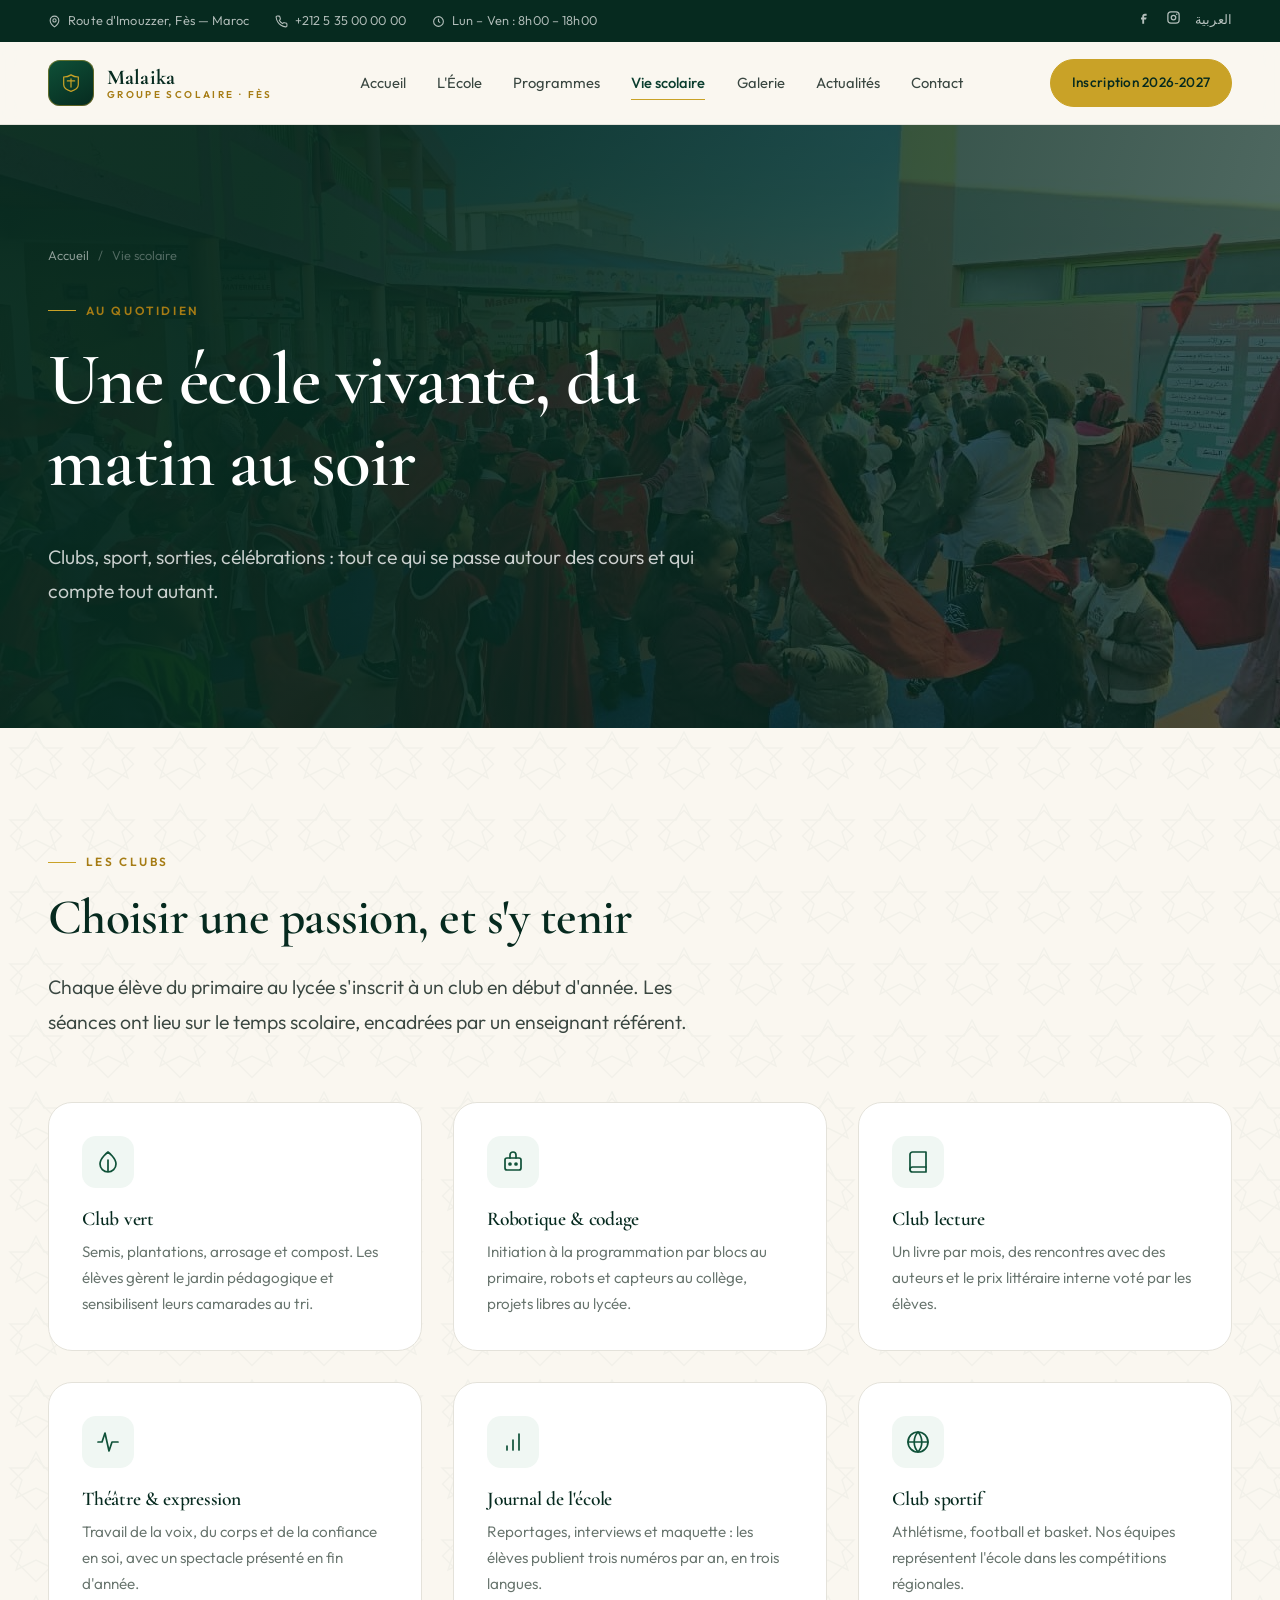
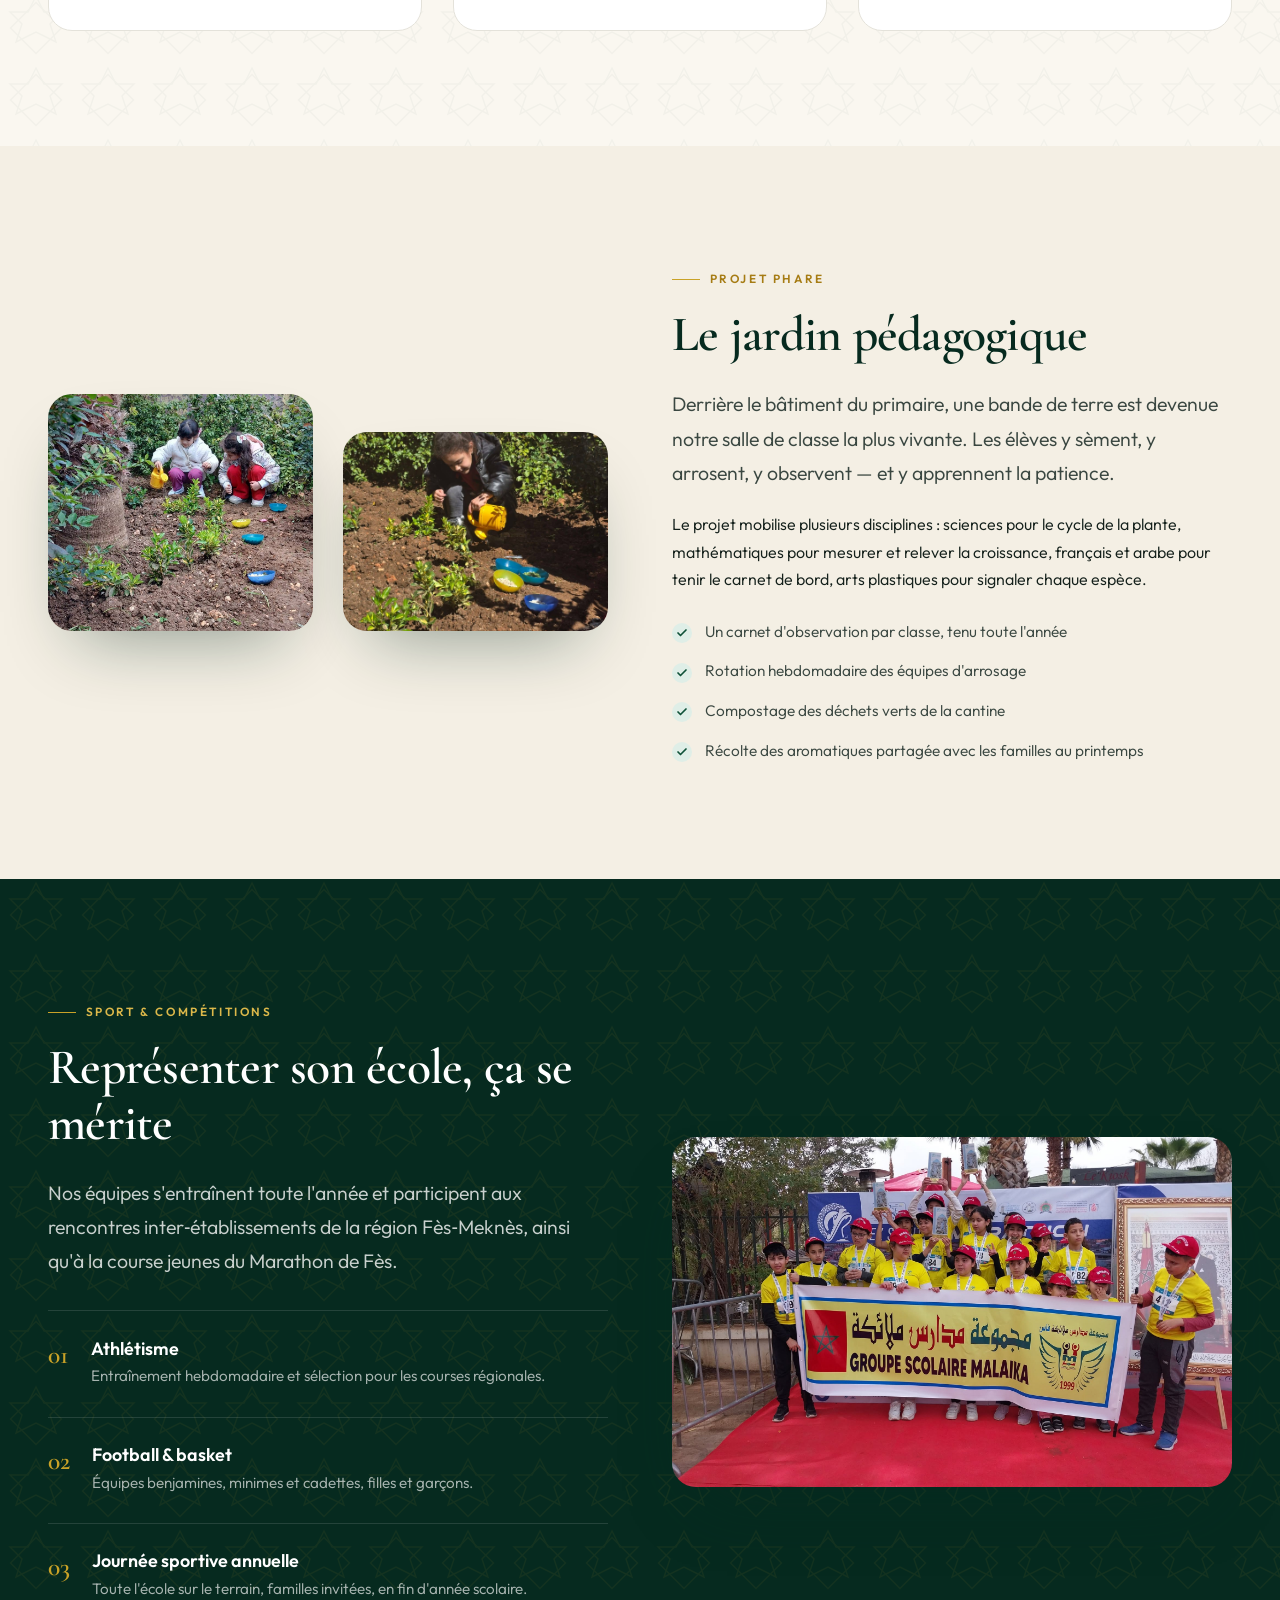
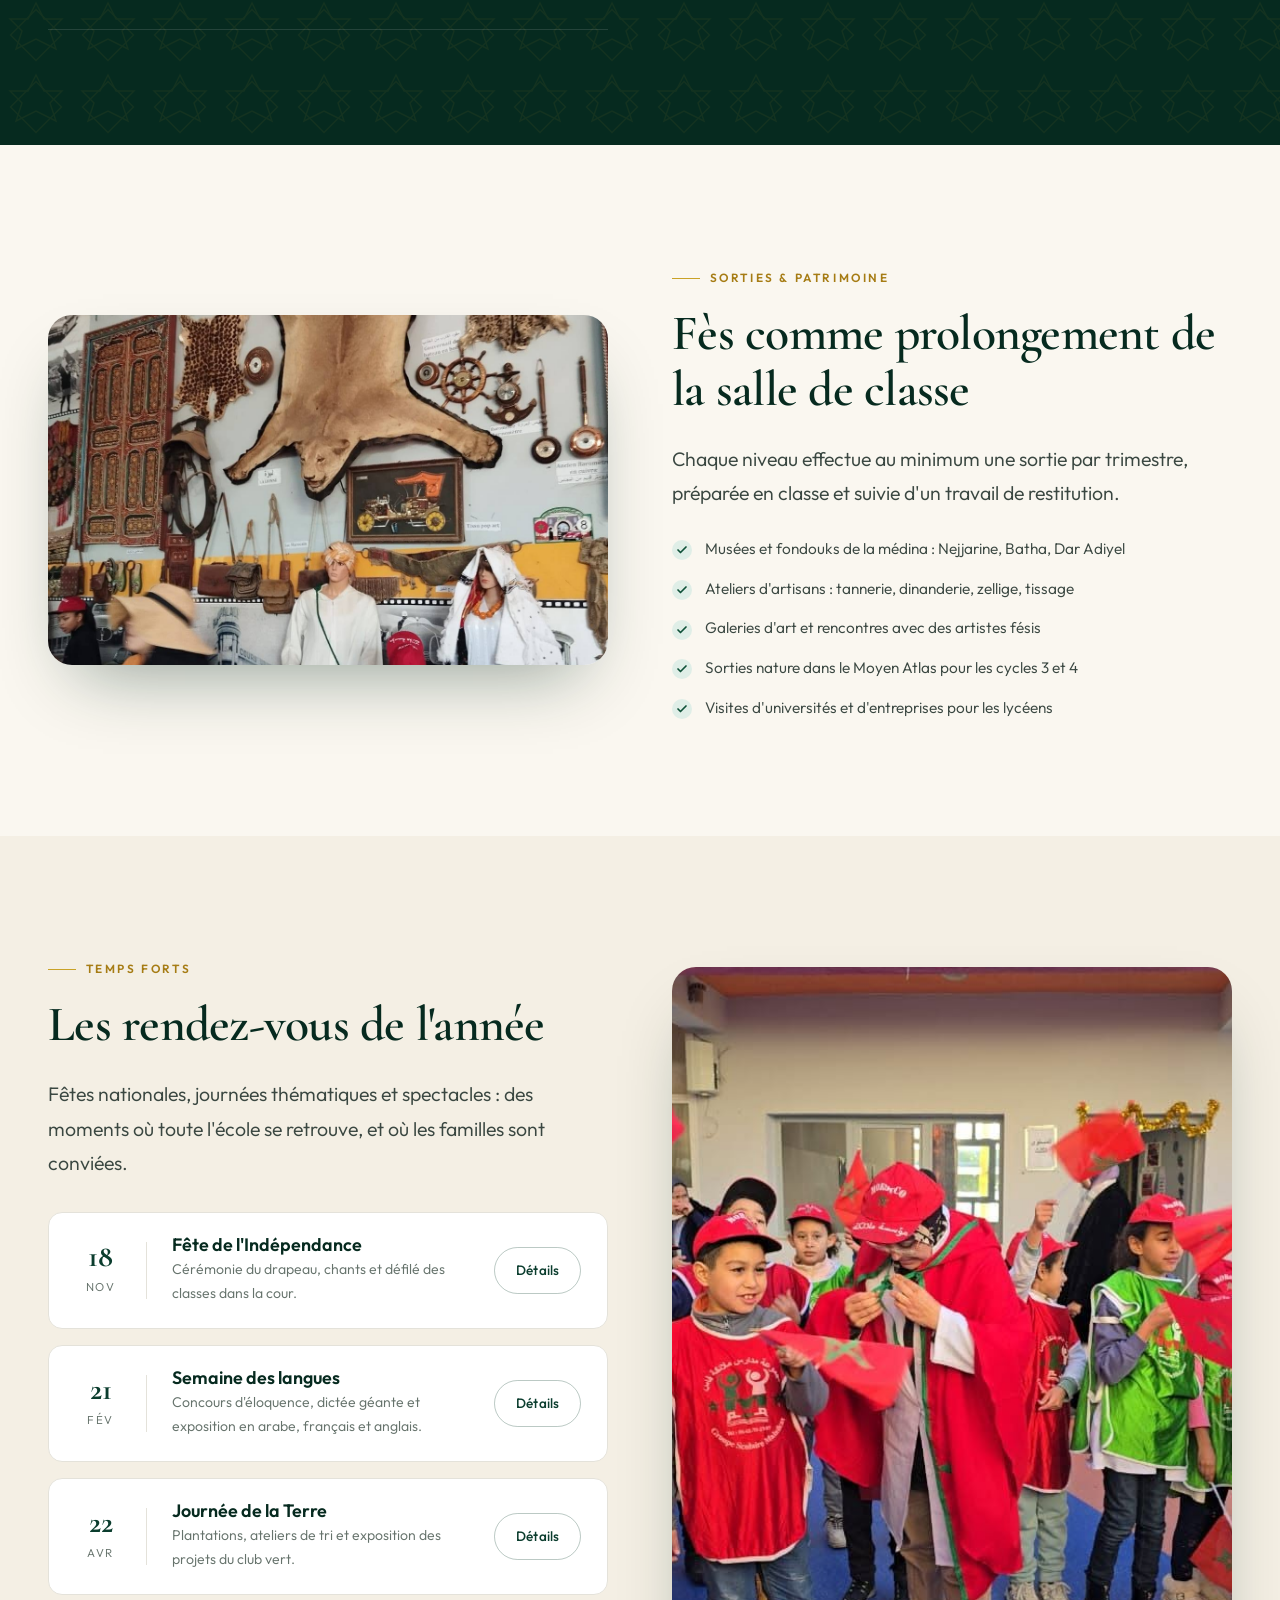
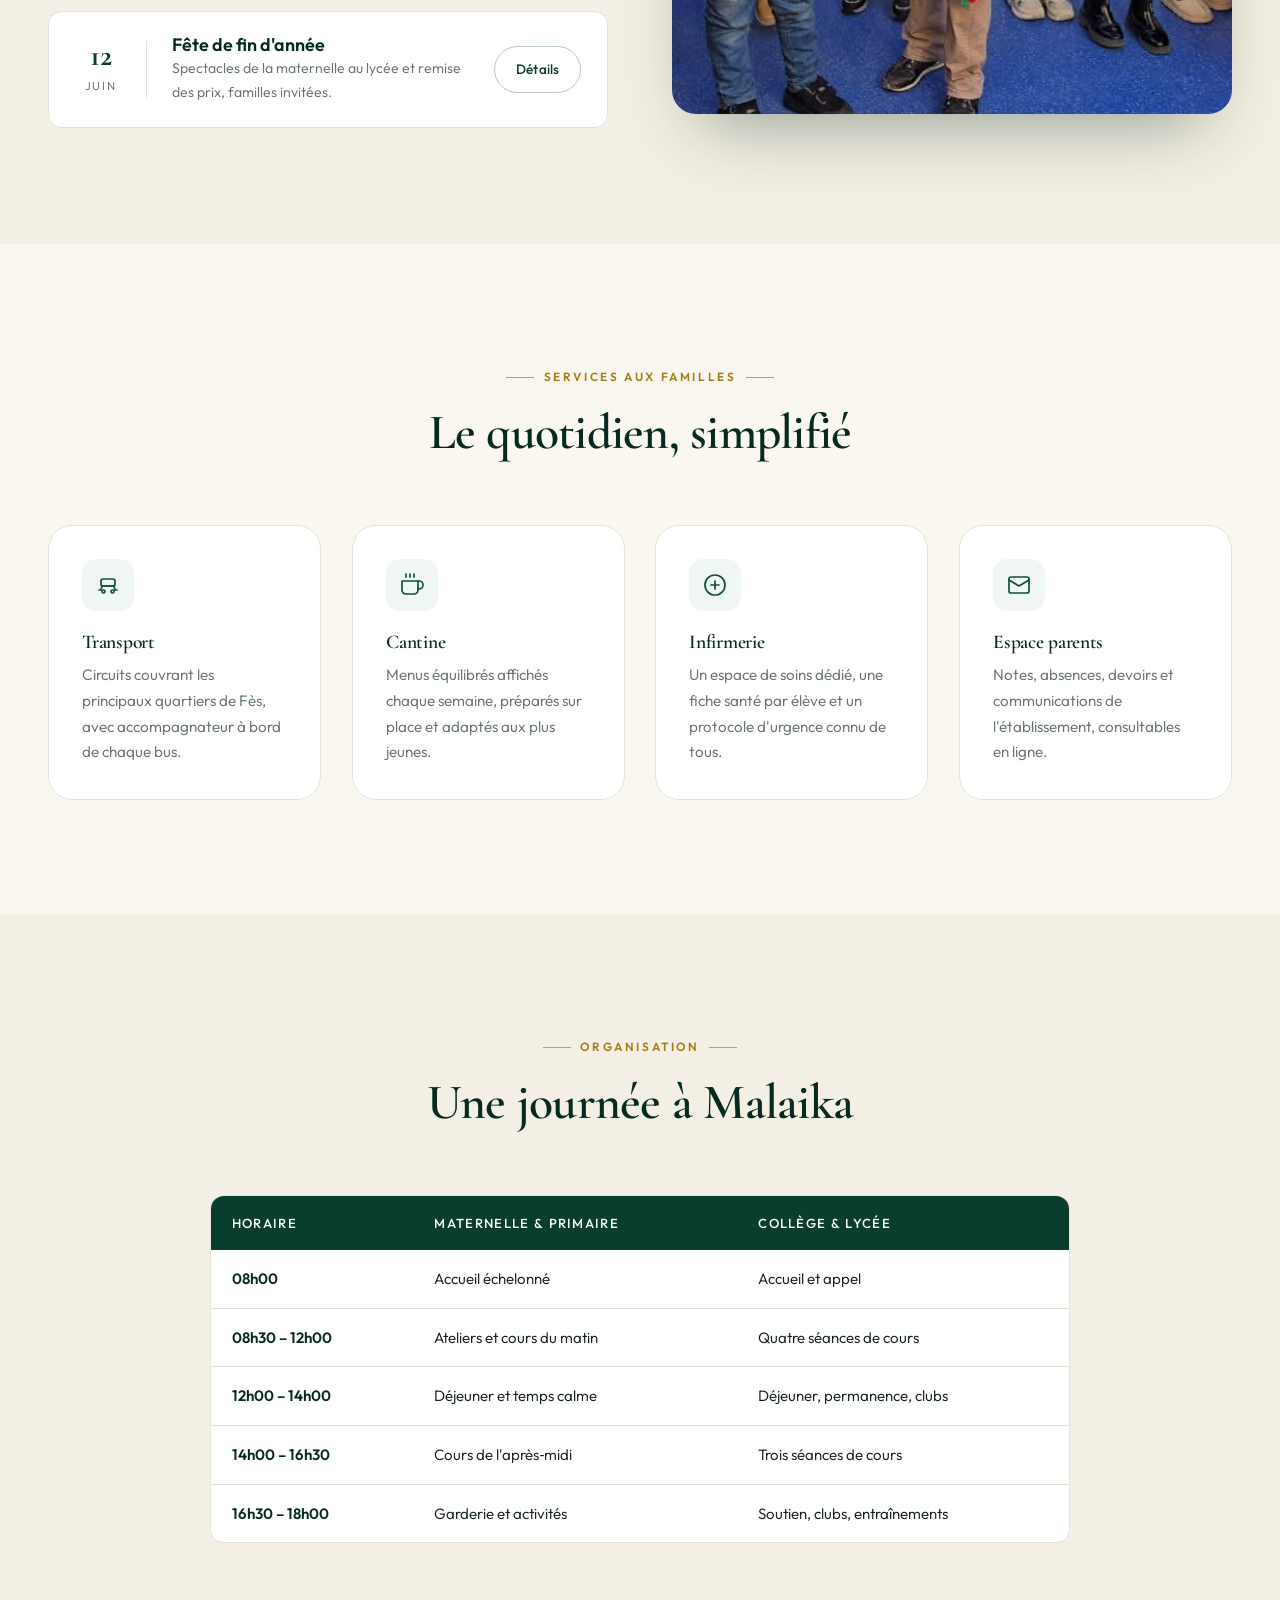
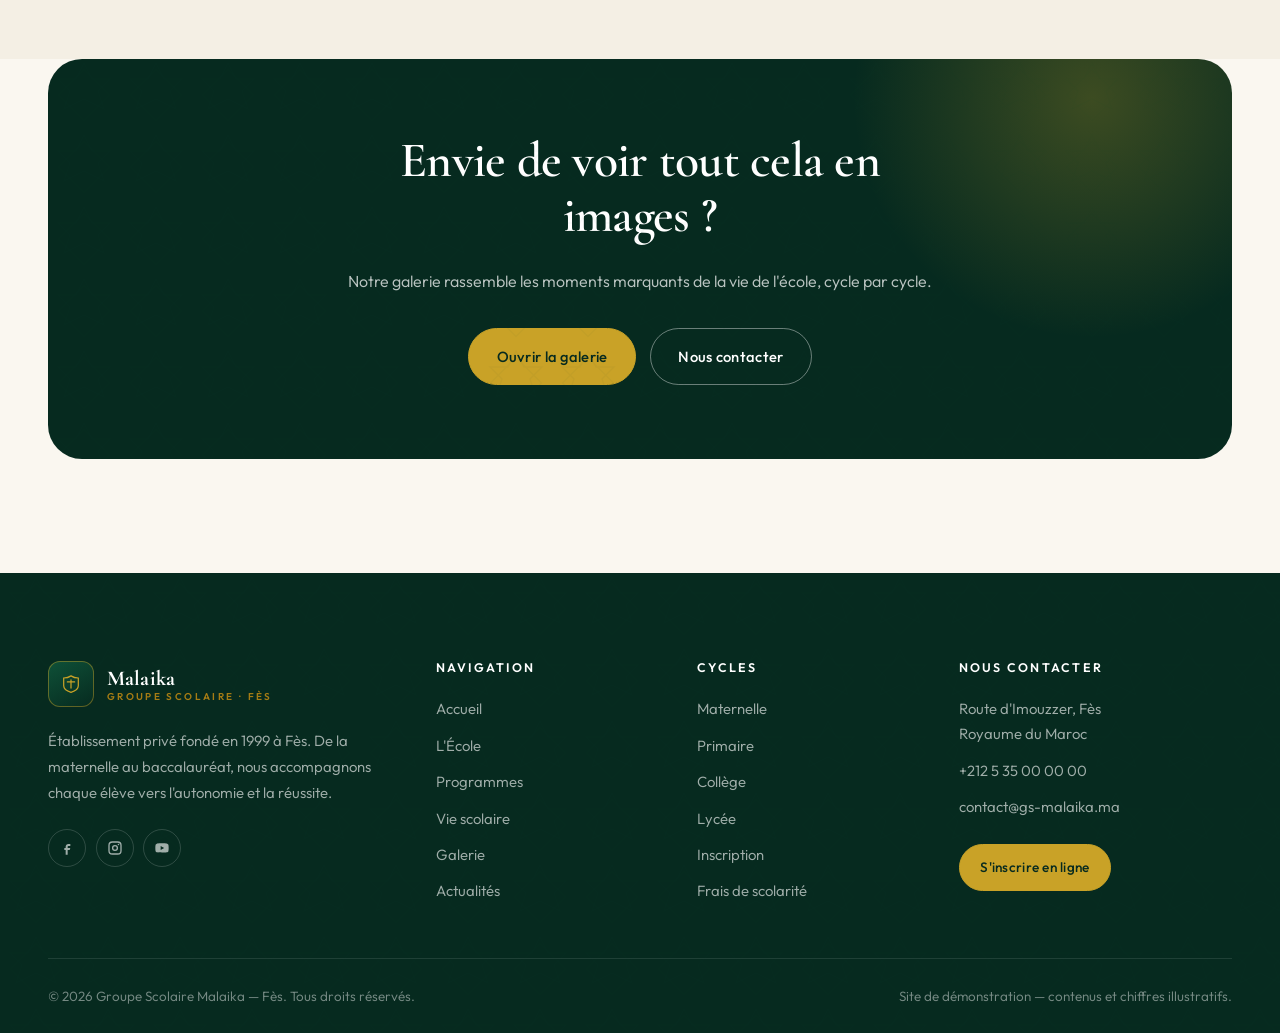
<file: vie-scolaire.html>
<!DOCTYPE html>
<html lang="fr">
<head>
<meta charset="utf-8">
<meta name="viewport" content="width=device-width, initial-scale=1">
<title>Vie scolaire — Clubs, sport et sorties | Groupe Scolaire Malaika Fès</title>
<meta name="description" content="Clubs, sport, sorties culturelles, jardin pédagogique, services et journée type : découvrez la vie scolaire au Groupe Scolaire Malaika à Fès.">
<meta name="theme-color" content="#0b3d2e">
<link rel="preconnect" href="https://fonts.googleapis.com">
<link rel="preconnect" href="https://fonts.gstatic.com" crossorigin>
<link href="https://fonts.googleapis.com/css2?family=Cormorant+Garamond:ital,wght@0,400;0,500;0,600;0,700;1,400;1,600&family=Outfit:wght@300;400;500;600&display=swap" rel="stylesheet">
<link rel="stylesheet" href="assets/css/style.css">
<link rel="icon" href="data:image/svg+xml,%3Csvg xmlns='http://www.w3.org/2000/svg' viewBox='0 0 32 32'%3E%3Crect width='32' height='32' rx='8' fill='%230b3d2e'/%3E%3Cpath d='M8 21V11l8 3 8-3v10l-8 3z' fill='%23c9a227'/%3E%3C/svg%3E">
</head>
<body>

<div class="topbar">
  <div class="container topbar__inner">
    <ul class="topbar__list">
      <li><svg width="13" height="13" viewBox="0 0 24 24" fill="none" stroke="currentColor" stroke-width="2"><path d="M20 10c0 6-8 12-8 12s-8-6-8-12a8 8 0 0 1 16 0Z"/><circle cx="12" cy="10" r="3"/></svg> Route d'Imouzzer, Fès — Maroc</li>
      <li><svg width="13" height="13" viewBox="0 0 24 24" fill="none" stroke="currentColor" stroke-width="2"><path d="M22 16.9v3a2 2 0 0 1-2.2 2 19.8 19.8 0 0 1-8.6-3.1 19.5 19.5 0 0 1-6-6A19.8 19.8 0 0 1 2.1 4.2 2 2 0 0 1 4.1 2h3a2 2 0 0 1 2 1.7c.1 1 .4 1.9.7 2.8a2 2 0 0 1-.5 2.1L8.1 9.9a16 16 0 0 0 6 6l1.3-1.3a2 2 0 0 1 2.1-.4c.9.3 1.8.6 2.8.7a2 2 0 0 1 1.7 2Z"/></svg> <a href="tel:+212535000000">+212 5 35 00 00 00</a></li>
      <li><svg width="13" height="13" viewBox="0 0 24 24" fill="none" stroke="currentColor" stroke-width="2"><circle cx="12" cy="12" r="9"/><path d="M12 7v5l3 2"/></svg> Lun – Ven : 8h00 – 18h00</li>
    </ul>
    <div class="topbar__socials">
      <a href="#" aria-label="Facebook"><svg width="15" height="15" viewBox="0 0 24 24" fill="currentColor"><path d="M14 9h3V6h-3c-2.2 0-4 1.8-4 4v2H8v3h2v7h3v-7h3l1-3h-4v-2c0-.6.4-1 1-1Z"/></svg></a>
      <a href="#" aria-label="Instagram"><svg width="15" height="15" viewBox="0 0 24 24" fill="none" stroke="currentColor" stroke-width="2"><rect x="3" y="3" width="18" height="18" rx="5"/><circle cx="12" cy="12" r="3.6"/><circle cx="17.2" cy="6.8" r="1.2" fill="currentColor" stroke="none"/></svg></a>
      <a href="#" class="ar" aria-label="النسخة العربية">العربية</a>
    </div>
  </div>
</div>

<header class="header">
  <div class="container nav">
    <a href="index.html" class="brand" aria-label="Groupe Scolaire Malaika — accueil">
      <span class="brand__mark"><svg viewBox="0 0 32 32" fill="none" aria-hidden="true"><path d="M16 6c-3 2-6 2.6-9 2.6v9.6c0 4 4.2 6.6 9 8.2 4.8-1.6 9-4.2 9-8.2V8.6c-3 0-6-.6-9-2.6Z" stroke="#c9a227" stroke-width="1.5"/><path d="M16 11v10M11.5 13.5h9" stroke="#c9a227" stroke-width="1.5" stroke-linecap="round"/></svg></span>
      <span class="brand__text"><span class="brand__name">Malaika</span><span class="brand__sub">Groupe Scolaire · Fès</span></span>
    </a>
    <nav class="nav__menu" id="primary-nav" aria-label="Navigation principale">
      <a class="nav__link" href="index.html">Accueil</a>
      <a class="nav__link" href="ecole.html">L'École</a>
      <a class="nav__link" href="programmes.html">Programmes</a>
      <a class="nav__link" href="vie-scolaire.html">Vie scolaire</a>
      <a class="nav__link" href="galerie.html">Galerie</a>
      <a class="nav__link" href="actualites.html">Actualités</a>
      <a class="nav__link" href="contact.html">Contact</a>
      <a class="btn btn--gold btn--sm" href="admission.html">Inscription 2026‑2027</a>
    </nav>
    <div class="nav__actions">
      <a class="btn btn--gold btn--sm" href="admission.html">Inscription 2026‑2027</a>
      <button class="nav__toggle" type="button" aria-label="Ouvrir le menu" aria-expanded="false" aria-controls="primary-nav"><span></span><span></span><span></span></button>
    </div>
  </div>
</header>

<main>

<section class="page-hero">
  <div class="page-hero__media"><img src="images/615815637_1695630198481896_971171580530024366_n.jpg" alt="Élèves de Malaika célébrant une fête nationale dans la cour"></div>
  <div class="page-hero__scrim"></div>
  <div class="container">
    <nav class="breadcrumb" aria-label="Fil d'ariane"><a href="index.html">Accueil</a><span>/</span><span>Vie scolaire</span></nav>
    <span class="eyebrow">Au quotidien</span>
    <h1>Une école vivante, du matin au soir</h1>
    <p class="lead">
      Clubs, sport, sorties, célébrations : tout ce qui se passe autour des cours
      et qui compte tout autant.
    </p>
  </div>
</section>

<!-- ══════════ CLUBS ══════════ -->
<section class="section">
  <div class="zellige" aria-hidden="true"></div>
  <div class="container">
    <div class="section-head" data-reveal>
      <span class="eyebrow">Les clubs</span>
      <h2>Choisir une passion, et s'y tenir</h2>
      <p class="lead">
        Chaque élève du primaire au lycée s'inscrit à un club en début d'année.
        Les séances ont lieu sur le temps scolaire, encadrées par un enseignant référent.
      </p>
    </div>

    <div class="grid grid--3">
      <div class="card" data-reveal>
        <span class="card__icon"><svg width="24" height="24" viewBox="0 0 24 24" fill="none" stroke="currentColor" stroke-width="1.7" stroke-linecap="round" stroke-linejoin="round"><path d="M12 22c4.4 0 8-3.6 8-8 0-6-8-12-8-12S4 8 4 14c0 4.4 3.6 8 8 8ZM12 22V10"/></svg></span>
        <h3>Club vert</h3>
        <p>Semis, plantations, arrosage et compost. Les élèves gèrent le jardin pédagogique et sensibilisent leurs camarades au tri.</p>
      </div>
      <div class="card" data-reveal data-reveal-delay="70">
        <span class="card__icon"><svg width="24" height="24" viewBox="0 0 24 24" fill="none" stroke="currentColor" stroke-width="1.7" stroke-linecap="round" stroke-linejoin="round"><rect x="4" y="8" width="16" height="12" rx="2"/><path d="M9 8V5a3 3 0 0 1 6 0v3"/><circle cx="9" cy="14" r="1"/><circle cx="15" cy="14" r="1"/></svg></span>
        <h3>Robotique & codage</h3>
        <p>Initiation à la programmation par blocs au primaire, robots et capteurs au collège, projets libres au lycée.</p>
      </div>
      <div class="card" data-reveal data-reveal-delay="140">
        <span class="card__icon"><svg width="24" height="24" viewBox="0 0 24 24" fill="none" stroke="currentColor" stroke-width="1.7" stroke-linecap="round" stroke-linejoin="round"><path d="M4 19.5A2.5 2.5 0 0 1 6.5 17H20"/><path d="M6.5 2H20v20H6.5A2.5 2.5 0 0 1 4 19.5v-15A2.5 2.5 0 0 1 6.5 2Z"/></svg></span>
        <h3>Club lecture</h3>
        <p>Un livre par mois, des rencontres avec des auteurs et le prix littéraire interne voté par les élèves.</p>
      </div>
      <div class="card" data-reveal>
        <span class="card__icon"><svg width="24" height="24" viewBox="0 0 24 24" fill="none" stroke="currentColor" stroke-width="1.7" stroke-linecap="round" stroke-linejoin="round"><path d="M2 12h4l3-9 4 18 3-9h6"/></svg></span>
        <h3>Théâtre & expression</h3>
        <p>Travail de la voix, du corps et de la confiance en soi, avec un spectacle présenté en fin d'année.</p>
      </div>
      <div class="card" data-reveal data-reveal-delay="70">
        <span class="card__icon"><svg width="24" height="24" viewBox="0 0 24 24" fill="none" stroke="currentColor" stroke-width="1.7" stroke-linecap="round" stroke-linejoin="round"><path d="M12 20V10M18 20V4M6 20v-4"/></svg></span>
        <h3>Journal de l'école</h3>
        <p>Reportages, interviews et maquette : les élèves publient trois numéros par an, en trois langues.</p>
      </div>
      <div class="card" data-reveal data-reveal-delay="140">
        <span class="card__icon"><svg width="24" height="24" viewBox="0 0 24 24" fill="none" stroke="currentColor" stroke-width="1.7" stroke-linecap="round" stroke-linejoin="round"><circle cx="12" cy="12" r="10"/><path d="M12 2a15 15 0 0 1 0 20 15 15 0 0 1 0-20ZM2 12h20"/></svg></span>
        <h3>Club sportif</h3>
        <p>Athlétisme, football et basket. Nos équipes représentent l'école dans les compétitions régionales.</p>
      </div>
    </div>
  </div>
</section>

<!-- ══════════ JARDIN ══════════ -->
<section class="section section--cream">
  <div class="container split">
    <div class="grid grid--2" data-reveal>
      <div class="frame"><img src="images/678216624_1780707879974127_1512770396355926681_n.jpg" alt="Deux élèves plantant des arbustes"></div>
      <div class="frame" style="margin-top:2.4rem"><img src="images/678529056_1780719209972994_3937013357342636135_n.jpg" alt="Élève arrosant de jeunes plants"></div>
    </div>
    <div data-reveal data-reveal-delay="120">
      <span class="eyebrow">Projet phare</span>
      <h2>Le jardin pédagogique</h2>
      <p class="lead">
        Derrière le bâtiment du primaire, une bande de terre est devenue notre salle
        de classe la plus vivante. Les élèves y sèment, y arrosent, y observent — et
        y apprennent la patience.
      </p>
      <p>
        Le projet mobilise plusieurs disciplines : sciences pour le cycle de la plante,
        mathématiques pour mesurer et relever la croissance, français et arabe pour tenir
        le carnet de bord, arts plastiques pour signaler chaque espèce.
      </p>
      <ul class="checklist" style="margin-top:1.6rem">
        <li>Un carnet d'observation par classe, tenu toute l'année</li>
        <li>Rotation hebdomadaire des équipes d'arrosage</li>
        <li>Compostage des déchets verts de la cantine</li>
        <li>Récolte des aromatiques partagée avec les familles au printemps</li>
      </ul>
    </div>
  </div>
</section>

<!-- ══════════ SPORT & SORTIES ══════════ -->
<section class="section section--dark">
  <div class="zellige" aria-hidden="true"></div>
  <div class="container split">
    <div data-reveal>
      <span class="eyebrow">Sport & compétitions</span>
      <h2>Représenter son école, ça se mérite</h2>
      <p class="lead">
        Nos équipes s'entraînent toute l'année et participent aux rencontres inter‑établissements
        de la région Fès‑Meknès, ainsi qu'à la course jeunes du Marathon de Fès.
      </p>
      <div style="margin-top:2rem">
        <div class="pillar">
          <span class="pillar__n">01</span>
          <div><h4>Athlétisme</h4><p>Entraînement hebdomadaire et sélection pour les courses régionales.</p></div>
        </div>
        <div class="pillar">
          <span class="pillar__n">02</span>
          <div><h4>Football & basket</h4><p>Équipes benjamines, minimes et cadettes, filles et garçons.</p></div>
        </div>
        <div class="pillar">
          <span class="pillar__n">03</span>
          <div><h4>Journée sportive annuelle</h4><p>Toute l'école sur le terrain, familles invitées, en fin d'année scolaire.</p></div>
        </div>
      </div>
    </div>
    <div class="frame frame--wide" data-reveal data-reveal-delay="120">
      <img src="images/492485788_1468965204481731_6242933675573367938_n.jpg" alt="Équipe du Groupe Scolaire Malaika au Marathon de Fès avec trophées et médailles">
    </div>
  </div>
</section>

<section class="section">
  <div class="container split">
    <div class="frame frame--wide" data-reveal>
      <img src="images/507099986_1512126626832255_7107020856548193082_n.jpg" alt="Sortie scolaire dans un musée de Fès">
    </div>
    <div data-reveal data-reveal-delay="120">
      <span class="eyebrow">Sorties & patrimoine</span>
      <h2>Fès comme prolongement de la salle de classe</h2>
      <p class="lead">
        Chaque niveau effectue au minimum une sortie par trimestre, préparée en classe
        et suivie d'un travail de restitution.
      </p>
      <ul class="checklist" style="margin-top:1.6rem">
        <li>Musées et fondouks de la médina : Nejjarine, Batha, Dar Adiyel</li>
        <li>Ateliers d'artisans : tannerie, dinanderie, zellige, tissage</li>
        <li>Galeries d'art et rencontres avec des artistes fésis</li>
        <li>Sorties nature dans le Moyen Atlas pour les cycles 3 et 4</li>
        <li>Visites d'universités et d'entreprises pour les lycéens</li>
      </ul>
    </div>
  </div>
</section>

<!-- ══════════ CÉLÉBRATIONS ══════════ -->
<section class="section section--cream">
  <div class="container split">
    <div data-reveal>
      <span class="eyebrow">Temps forts</span>
      <h2>Les rendez‑vous de l'année</h2>
      <p class="lead">
        Fêtes nationales, journées thématiques et spectacles : des moments où toute
        l'école se retrouve, et où les familles sont conviées.
      </p>
      <div style="display:grid;gap:1rem;margin-top:2rem">
        <div class="event">
          <div class="event__date"><b>18</b><span>Nov</span></div>
          <div><h4>Fête de l'Indépendance</h4><p>Cérémonie du drapeau, chants et défilé des classes dans la cour.</p></div>
          <a class="btn btn--ghost btn--sm" href="actualites.html">Détails</a>
        </div>
        <div class="event">
          <div class="event__date"><b>21</b><span>Fév</span></div>
          <div><h4>Semaine des langues</h4><p>Concours d'éloquence, dictée géante et exposition en arabe, français et anglais.</p></div>
          <a class="btn btn--ghost btn--sm" href="actualites.html">Détails</a>
        </div>
        <div class="event">
          <div class="event__date"><b>22</b><span>Avr</span></div>
          <div><h4>Journée de la Terre</h4><p>Plantations, ateliers de tri et exposition des projets du club vert.</p></div>
          <a class="btn btn--ghost btn--sm" href="actualites.html">Détails</a>
        </div>
        <div class="event">
          <div class="event__date"><b>12</b><span>Juin</span></div>
          <div><h4>Fête de fin d'année</h4><p>Spectacles de la maternelle au lycée et remise des prix, familles invitées.</p></div>
          <a class="btn btn--ghost btn--sm" href="actualites.html">Détails</a>
        </div>
      </div>
    </div>
    <div class="frame frame--tall" data-reveal data-reveal-delay="120">
      <img src="images/615984561_1695628128482103_1562633607558848647_n.jpg" alt="Élèves en tenue traditionnelle marocaine lors d'une célébration à l'école">
    </div>
  </div>
</section>

<!-- ══════════ SERVICES ══════════ -->
<section class="section">
  <div class="container">
    <div class="section-head section-head--center" data-reveal>
      <span class="eyebrow eyebrow--center">Services aux familles</span>
      <h2>Le quotidien, simplifié</h2>
    </div>
    <div class="grid grid--4">
      <div class="card" data-reveal>
        <span class="card__icon"><svg width="24" height="24" viewBox="0 0 24 24" fill="none" stroke="currentColor" stroke-width="1.7" stroke-linecap="round" stroke-linejoin="round"><path d="M3 17h2l1-4h12l1 4h2"/><rect x="5" y="6" width="14" height="7" rx="2"/><circle cx="7.5" cy="18.5" r="1.5"/><circle cx="16.5" cy="18.5" r="1.5"/></svg></span>
        <h3>Transport</h3><p>Circuits couvrant les principaux quartiers de Fès, avec accompagnateur à bord de chaque bus.</p>
      </div>
      <div class="card" data-reveal data-reveal-delay="70">
        <span class="card__icon"><svg width="24" height="24" viewBox="0 0 24 24" fill="none" stroke="currentColor" stroke-width="1.7" stroke-linecap="round" stroke-linejoin="round"><path d="M18 8h1a4 4 0 0 1 0 8h-1"/><path d="M2 8h16v9a4 4 0 0 1-4 4H6a4 4 0 0 1-4-4Z"/><path d="M6 1v3M10 1v3M14 1v3"/></svg></span>
        <h3>Cantine</h3><p>Menus équilibrés affichés chaque semaine, préparés sur place et adaptés aux plus jeunes.</p>
      </div>
      <div class="card" data-reveal data-reveal-delay="140">
        <span class="card__icon"><svg width="24" height="24" viewBox="0 0 24 24" fill="none" stroke="currentColor" stroke-width="1.7" stroke-linecap="round" stroke-linejoin="round"><circle cx="12" cy="12" r="10"/><path d="M12 8v8M8 12h8"/></svg></span>
        <h3>Infirmerie</h3><p>Un espace de soins dédié, une fiche santé par élève et un protocole d'urgence connu de tous.</p>
      </div>
      <div class="card" data-reveal data-reveal-delay="210">
        <span class="card__icon"><svg width="24" height="24" viewBox="0 0 24 24" fill="none" stroke="currentColor" stroke-width="1.7" stroke-linecap="round" stroke-linejoin="round"><rect x="2" y="4" width="20" height="16" rx="2"/><path d="m2 7 10 6L22 7"/></svg></span>
        <h3>Espace parents</h3><p>Notes, absences, devoirs et communications de l'établissement, consultables en ligne.</p>
      </div>
    </div>
  </div>
</section>

<!-- ══════════ JOURNÉE TYPE ══════════ -->
<section class="section section--cream">
  <div class="container container--narrow">
    <div class="section-head section-head--center" data-reveal>
      <span class="eyebrow eyebrow--center">Organisation</span>
      <h2>Une journée à Malaika</h2>
    </div>
    <div class="table-wrap" data-reveal>
      <table>
        <caption class="sr-only">Horaires d'une journée type</caption>
        <thead><tr><th>Horaire</th><th>Maternelle & primaire</th><th>Collège & lycée</th></tr></thead>
        <tbody>
          <tr><td><strong>08h00</strong></td><td>Accueil échelonné</td><td>Accueil et appel</td></tr>
          <tr><td><strong>08h30 – 12h00</strong></td><td>Ateliers et cours du matin</td><td>Quatre séances de cours</td></tr>
          <tr><td><strong>12h00 – 14h00</strong></td><td>Déjeuner et temps calme</td><td>Déjeuner, permanence, clubs</td></tr>
          <tr><td><strong>14h00 – 16h30</strong></td><td>Cours de l'après‑midi</td><td>Trois séances de cours</td></tr>
          <tr><td><strong>16h30 – 18h00</strong></td><td>Garderie et activités</td><td>Soutien, clubs, entraînements</td></tr>
        </tbody>
      </table>
    </div>
  </div>
</section>

<section class="section" style="padding-top:0">
  <div class="container">
    <div class="cta-band" data-reveal>
      <div class="cta-band__glow" aria-hidden="true"></div>
      <div class="zellige" aria-hidden="true"></div>
      <h2>Envie de voir tout cela en images ?</h2>
      <p>Notre galerie rassemble les moments marquants de la vie de l'école, cycle par cycle.</p>
      <div class="cta-band__actions">
        <a class="btn btn--gold" href="galerie.html">Ouvrir la galerie</a>
        <a class="btn btn--light" href="contact.html">Nous contacter</a>
      </div>
    </div>
  </div>
</section>

</main>

<footer class="footer">
  <div class="zellige" aria-hidden="true"></div>
  <div class="container">
    <div class="footer__grid">
      <div>
        <a href="index.html" class="brand" style="margin-bottom:1.3rem">
          <span class="brand__mark"><svg viewBox="0 0 32 32" fill="none" aria-hidden="true"><path d="M16 6c-3 2-6 2.6-9 2.6v9.6c0 4 4.2 6.6 9 8.2 4.8-1.6 9-4.2 9-8.2V8.6c-3 0-6-.6-9-2.6Z" stroke="#c9a227" stroke-width="1.5"/><path d="M16 11v10M11.5 13.5h9" stroke="#c9a227" stroke-width="1.5" stroke-linecap="round"/></svg></span>
          <span class="brand__text"><span class="brand__name">Malaika</span><span class="brand__sub">Groupe Scolaire · Fès</span></span>
        </a>
        <p>Établissement privé fondé en 1999 à Fès. De la maternelle au baccalauréat, nous accompagnons chaque élève vers l'autonomie et la réussite.</p>
        <div class="socials" style="margin-top:1.4rem">
          <a href="#" aria-label="Facebook"><svg width="16" height="16" viewBox="0 0 24 24" fill="currentColor"><path d="M14 9h3V6h-3c-2.2 0-4 1.8-4 4v2H8v3h2v7h3v-7h3l1-3h-4v-2c0-.6.4-1 1-1Z"/></svg></a>
          <a href="#" aria-label="Instagram"><svg width="16" height="16" viewBox="0 0 24 24" fill="none" stroke="currentColor" stroke-width="2"><rect x="3" y="3" width="18" height="18" rx="5"/><circle cx="12" cy="12" r="3.6"/><circle cx="17.2" cy="6.8" r="1.2" fill="currentColor" stroke="none"/></svg></a>
          <a href="#" aria-label="YouTube"><svg width="16" height="16" viewBox="0 0 24 24" fill="currentColor"><path d="M22 12s0-3.2-.4-4.7a2.5 2.5 0 0 0-1.8-1.8C18.3 5 12 5 12 5s-6.3 0-7.8.5A2.5 2.5 0 0 0 2.4 7.3C2 8.8 2 12 2 12s0 3.2.4 4.7a2.5 2.5 0 0 0 1.8 1.8C5.7 19 12 19 12 19s6.3 0 7.8-.5a2.5 2.5 0 0 0 1.8-1.8C22 15.2 22 12 22 12ZM10 15V9l5.2 3L10 15Z"/></svg></a>
        </div>
      </div>
      <div>
        <h4>Navigation</h4>
        <div class="footer__links">
          <a href="index.html">Accueil</a><a href="ecole.html">L'École</a><a href="programmes.html">Programmes</a>
          <a href="vie-scolaire.html">Vie scolaire</a><a href="galerie.html">Galerie</a><a href="actualites.html">Actualités</a>
        </div>
      </div>
      <div>
        <h4>Cycles</h4>
        <div class="footer__links">
          <a href="programmes.html#maternelle">Maternelle</a><a href="programmes.html#primaire">Primaire</a>
          <a href="programmes.html#college">Collège</a><a href="programmes.html#lycee">Lycée</a>
          <a href="admission.html">Inscription</a><a href="admission.html#frais">Frais de scolarité</a>
        </div>
      </div>
      <div>
        <h4>Nous contacter</h4>
        <div class="footer__links">
          <a href="#">Route d'Imouzzer, Fès<br>Royaume du Maroc</a>
          <a href="tel:+212535000000">+212 5 35 00 00 00</a>
          <a href="mailto:contact@gs-malaika.ma">contact@gs-malaika.ma</a>
        </div>
        <a class="btn btn--gold btn--sm" href="admission.html" style="margin-top:1.5rem">S'inscrire en ligne</a>
      </div>
    </div>
    <div class="footer__bottom">
      <span>© <span data-year>2026</span> Groupe Scolaire Malaika — Fès. Tous droits réservés.</span>
      <span>Site de démonstration — contenus et chiffres illustratifs.</span>
    </div>
  </div>
</footer>

<script src="assets/js/main.js"></script>
</body>
</html>
</file>
<file: assets/css/style.css>
/* ==========================================================================
   Groupe Scolaire Malaika — Fès
   Design system & stylesheet
   ========================================================================== */

/* --------------------------------------------------------------------------
   1. Tokens
   -------------------------------------------------------------------------- */
:root {
  /* Brand */
  --green-900: #062a1f;
  --green-800: #0b3d2e;
  --green-700: #0f5138;
  --green-600: #17694a;
  --green-100: #dfeee7;
  --green-50:  #f0f7f3;

  --gold-600: #a67c14;
  --gold-500: #c9a227;
  --gold-400: #dcb84a;
  --gold-100: #f6ecd0;

  --clay-600: #a33f1f;
  --clay-500: #c1502e;
  --clay-100: #f7e3db;

  --blue-500: #2e6f9e;
  --blue-100: #dfeaf3;

  /* Neutrals */
  --ink-900: #14201b;
  --ink-700: #3a4741;
  --ink-500: #66736c;
  --ink-300: #a6afaa;
  --line:     #e4e2da;
  --cream:    #faf7f0;
  --cream-2:  #f4efe4;
  --white:    #ffffff;

  /* Typography */
  --font-display: "Cormorant Garamond", "Playfair Display", Georgia, "Times New Roman", serif;
  --font-body: "Outfit", "Segoe UI", -apple-system, BlinkMacSystemFont, Roboto, Helvetica, Arial, sans-serif;
  --font-arabic: "Noto Naskh Arabic", "Traditional Arabic", "Segoe UI", serif;

  /* Spacing / layout */
  --container: 1240px;
  --container-narrow: 860px;
  --gutter: clamp(1.25rem, 4vw, 3rem);
  --section-y: clamp(4.5rem, 9vw, 8rem);

  /* Radii & shadows */
  --r-sm: 8px;
  --r-md: 14px;
  --r-lg: 24px;
  --r-xl: 34px;
  --shadow-sm: 0 2px 8px rgba(6, 42, 31, .06);
  --shadow-md: 0 14px 34px -18px rgba(6, 42, 31, .35);
  --shadow-lg: 0 34px 70px -30px rgba(6, 42, 31, .45);

  --ease: cubic-bezier(.22, .61, .36, 1);
  --header-h: 82px;
}

/* --------------------------------------------------------------------------
   2. Reset & base
   -------------------------------------------------------------------------- */
*, *::before, *::after { box-sizing: border-box; }

html {
  -webkit-text-size-adjust: 100%;
  scroll-behavior: smooth;
  scroll-padding-top: calc(var(--header-h) + 20px);
}

body {
  margin: 0;
  background: var(--cream);
  color: var(--ink-900);
  font-family: var(--font-body);
  font-size: 1rem;
  line-height: 1.7;
  font-weight: 350;
  -webkit-font-smoothing: antialiased;
  overflow-x: hidden;
}

img, picture, video { max-width: 100%; display: block; }
a { color: inherit; text-decoration: none; }
button, input, textarea, select { font: inherit; color: inherit; }
ul, ol { margin: 0; padding: 0; list-style: none; }
figure, figcaption, blockquote { margin: 0; }

h1, h2, h3, h4 {
  font-family: var(--font-display);
  font-weight: 600;
  line-height: 1.12;
  letter-spacing: -.015em;
  margin: 0 0 .5em;
  color: var(--green-900);
}
h1 { font-size: clamp(2.6rem, 6.2vw, 4.6rem); }
h2 { font-size: clamp(2rem, 4.2vw, 3.1rem); }
h3 { font-size: clamp(1.25rem, 2vw, 1.6rem); }
h4 { font-size: 1.12rem; font-family: var(--font-body); font-weight: 600; letter-spacing: 0; }
p  { margin: 0 0 1.1em; }
p:last-child { margin-bottom: 0; }

::selection { background: var(--gold-400); color: var(--green-900); }

:focus-visible {
  outline: 3px solid var(--gold-500);
  outline-offset: 3px;
  border-radius: 4px;
}

/* --------------------------------------------------------------------------
   3. Layout helpers
   -------------------------------------------------------------------------- */
.container {
  width: min(100% - (var(--gutter) * 2), var(--container));
  margin-inline: auto;
}
.container--narrow { max-width: var(--container-narrow); }

.section { padding-block: var(--section-y); position: relative; }
.section--cream { background: var(--cream-2); }
.section--white { background: var(--white); }
.section--dark  { background: var(--green-900); color: rgba(255,255,255,.82); }
.section--dark h2, .section--dark h3 { color: var(--white); }

.stack > * + * { margin-top: 1rem; }
.center { text-align: center; }
.sr-only {
  position: absolute; width: 1px; height: 1px; padding: 0; margin: -1px;
  overflow: hidden; clip: rect(0 0 0 0); white-space: nowrap; border: 0;
}

/* Decorative zellige field */
.zellige {
  position: absolute;
  inset: 0;
  pointer-events: none;
  opacity: .035;
  background-image: url("data:image/svg+xml,%3Csvg xmlns='http://www.w3.org/2000/svg' width='72' height='72' viewBox='0 0 72 72'%3E%3Cg fill='none' stroke='%230b3d2e' stroke-width='1.4'%3E%3Cpath d='M36 4 44 20 62 20 50 32 56 50 36 40 16 50 22 32 10 20 28 20Z'/%3E%3Crect x='18' y='18' width='36' height='36' transform='rotate(45 36 36)'/%3E%3C/g%3E%3C/svg%3E");
  background-size: 72px 72px;
}
.section--dark .zellige {
  opacity: .07;
  background-image: url("data:image/svg+xml,%3Csvg xmlns='http://www.w3.org/2000/svg' width='72' height='72' viewBox='0 0 72 72'%3E%3Cg fill='none' stroke='%23c9a227' stroke-width='1.4'%3E%3Cpath d='M36 4 44 20 62 20 50 32 56 50 36 40 16 50 22 32 10 20 28 20Z'/%3E%3Crect x='18' y='18' width='36' height='36' transform='rotate(45 36 36)'/%3E%3C/g%3E%3C/svg%3E");
}

/* --------------------------------------------------------------------------
   4. Typographic components
   -------------------------------------------------------------------------- */
.eyebrow {
  display: inline-flex;
  align-items: center;
  gap: .6rem;
  font-size: .74rem;
  font-weight: 600;
  letter-spacing: .22em;
  text-transform: uppercase;
  color: var(--gold-600);
  margin-bottom: 1.1rem;
}
.eyebrow::before {
  content: "";
  width: 28px; height: 1px;
  background: var(--gold-500);
}
.eyebrow--center::after {
  content: "";
  width: 28px; height: 1px;
  background: var(--gold-500);
}
.section--dark .eyebrow { color: var(--gold-400); }

.lead {
  font-size: clamp(1.05rem, 1.6vw, 1.22rem);
  color: var(--ink-700);
  line-height: 1.75;
}
.section--dark .lead { color: rgba(255,255,255,.78); }

.section-head { max-width: 62ch; margin-bottom: clamp(2.5rem, 5vw, 4rem); }
.section-head--center { margin-inline: auto; text-align: center; }
.section-head--center .eyebrow { justify-content: center; }

.ar { font-family: var(--font-arabic); direction: rtl; }

/* --------------------------------------------------------------------------
   5. Buttons
   -------------------------------------------------------------------------- */
.btn {
  --btn-bg: var(--green-800);
  --btn-fg: #fff;
  --btn-bd: var(--green-800);
  display: inline-flex;
  align-items: center;
  justify-content: center;
  gap: .6rem;
  padding: .95rem 1.7rem;
  background: var(--btn-bg);
  color: var(--btn-fg);
  border: 1px solid var(--btn-bd);
  border-radius: 100px;
  font-size: .92rem;
  font-weight: 500;
  letter-spacing: .02em;
  cursor: pointer;
  transition: transform .35s var(--ease), box-shadow .35s var(--ease), background .3s, color .3s, border-color .3s;
  white-space: nowrap;
}
.btn:hover { transform: translateY(-2px); box-shadow: var(--shadow-md); }
.btn:active { transform: translateY(0); }
.btn svg { flex: none; }

.btn--gold  { --btn-bg: var(--gold-500); --btn-bd: var(--gold-500); --btn-fg: var(--green-900); }
.btn--ghost { --btn-bg: transparent; --btn-fg: var(--green-800); --btn-bd: rgba(11,61,46,.28); }
.btn--ghost:hover { --btn-bg: var(--green-800); --btn-fg: #fff; --btn-bd: var(--green-800); }
.btn--light { --btn-bg: transparent; --btn-fg: #fff; --btn-bd: rgba(255,255,255,.4); }
.btn--light:hover { --btn-bg: #fff; --btn-fg: var(--green-900); --btn-bd: #fff; }
.btn--sm { padding: .7rem 1.3rem; font-size: .85rem; }
.btn--block { width: 100%; }

.link-arrow {
  display: inline-flex;
  align-items: center;
  gap: .5rem;
  font-weight: 500;
  font-size: .92rem;
  color: var(--green-700);
  border-bottom: 1px solid transparent;
  transition: gap .3s var(--ease), color .3s, border-color .3s;
}
.link-arrow::after { content: "→"; transition: transform .3s var(--ease); }
.link-arrow:hover { color: var(--gold-600); gap: .8rem; }

/* --------------------------------------------------------------------------
   6. Header / navigation
   -------------------------------------------------------------------------- */
.topbar {
  background: var(--green-900);
  color: rgba(255,255,255,.7);
  font-size: .8rem;
  letter-spacing: .01em;
}
.topbar__inner {
  display: flex;
  align-items: center;
  justify-content: space-between;
  gap: 1.5rem;
  min-height: 42px;
  flex-wrap: wrap;
}
.topbar a { transition: color .25s; }
.topbar a:hover { color: var(--gold-400); }
.topbar__list { display: flex; gap: 1.6rem; flex-wrap: wrap; }
.topbar__list li { display: inline-flex; align-items: center; gap: .45rem; }
.topbar__socials { display: flex; gap: .9rem; }

.header {
  position: sticky;
  top: 0;
  z-index: 90;
  background: rgba(250,247,240,.86);
  backdrop-filter: blur(14px);
  -webkit-backdrop-filter: blur(14px);
  border-bottom: 1px solid var(--line);
  transition: box-shadow .35s var(--ease), background .35s;
}
.header.is-stuck { box-shadow: 0 10px 30px -22px rgba(6,42,31,.6); }

.nav {
  display: flex;
  align-items: center;
  justify-content: space-between;
  gap: 1.5rem;
  min-height: var(--header-h);
}

.brand { display: flex; align-items: center; gap: .8rem; }
.brand__mark {
  width: 46px; height: 46px;
  flex: none;
  border-radius: 12px;
  background: linear-gradient(150deg, var(--green-700), var(--green-900));
  display: grid; place-items: center;
  box-shadow: inset 0 0 0 1px rgba(201,162,39,.45);
}
.brand__mark svg { width: 26px; height: 26px; }
.brand__text { display: flex; flex-direction: column; line-height: 1.15; }
.brand__name {
  font-family: var(--font-display);
  font-size: 1.32rem;
  font-weight: 700;
  letter-spacing: .01em;
  color: var(--green-900);
}
.brand__sub {
  font-size: .62rem;
  letter-spacing: .24em;
  text-transform: uppercase;
  color: var(--gold-600);
  font-weight: 600;
}

.nav__menu { display: flex; align-items: center; gap: .25rem; }
.nav__link {
  position: relative;
  display: block;
  padding: .6rem .85rem;
  font-size: .92rem;
  font-weight: 400;
  color: var(--ink-700);
  border-radius: 8px;
  transition: color .25s;
}
.nav__link::after {
  content: "";
  position: absolute;
  left: .85rem; right: .85rem; bottom: .3rem;
  height: 1.5px;
  background: var(--gold-500);
  transform: scaleX(0);
  transform-origin: left;
  transition: transform .35s var(--ease);
}
.nav__link:hover { color: var(--green-800); }
.nav__link:hover::after,
.nav__link.is-active::after { transform: scaleX(1); }
.nav__link.is-active { color: var(--green-800); font-weight: 500; }

.nav__actions { display: flex; align-items: center; gap: .75rem; }

/* The in-drawer CTA only exists for the mobile menu */
.nav__menu > .btn { display: none; }

.nav__toggle {
  display: none;
  width: 46px; height: 46px;
  border: 1px solid var(--line);
  border-radius: 12px;
  background: var(--white);
  cursor: pointer;
  padding: 0;
  place-items: center;
}
.nav__toggle span {
  display: block;
  width: 20px; height: 1.6px;
  background: var(--green-900);
  border-radius: 2px;
  transition: transform .35s var(--ease), opacity .2s;
}
.nav__toggle span + span { margin-top: 5px; }
.nav__toggle[aria-expanded="true"] span:nth-child(1) { transform: translateY(6.6px) rotate(45deg); }
.nav__toggle[aria-expanded="true"] span:nth-child(2) { opacity: 0; }
.nav__toggle[aria-expanded="true"] span:nth-child(3) { transform: translateY(-6.6px) rotate(-45deg); }

@media (max-width: 1040px) {
  .nav__toggle { display: grid; }
  .nav__menu {
    position: fixed;
    inset: 0 0 0 auto;
    width: min(360px, 86vw);
    background: var(--cream);
    flex-direction: column;
    align-items: stretch;
    gap: 0;
    padding: calc(var(--header-h) + 2rem) 1.6rem 2rem;
    transform: translateX(102%);
    transition: transform .45s var(--ease);
    box-shadow: var(--shadow-lg);
    overflow-y: auto;
    z-index: 95;
  }
  .nav__menu.is-open { transform: translateX(0); }
  .nav__link {
    padding: 1rem .2rem;
    font-size: 1.05rem;
    border-bottom: 1px solid var(--line);
    border-radius: 0;
  }
  .nav__link::after { display: none; }
  .nav__menu > .btn { display: inline-flex; margin-top: 1.5rem; }
  .nav__actions .btn { display: none; }
  .nav-backdrop {
    position: fixed; inset: 0;
    background: rgba(6,42,31,.45);
    backdrop-filter: blur(2px);
    opacity: 0; visibility: hidden;
    transition: opacity .35s, visibility .35s;
    z-index: 94;
  }
  .nav-backdrop.is-visible { opacity: 1; visibility: visible; }
}
@media (max-width: 640px) {
  .topbar__list li:not(:first-child) { display: none; }
}

/* --------------------------------------------------------------------------
   7. Hero (home)
   -------------------------------------------------------------------------- */
.hero {
  position: relative;
  min-height: clamp(600px, 88vh, 900px);
  display: flex;
  align-items: center;
  color: #fff;
  overflow: hidden;
  isolation: isolate;
}
.hero__media { position: absolute; inset: 0; z-index: -2; }
.hero__media img {
  width: 100%; height: 100%;
  object-fit: cover;
  object-position: center 42%;
  animation: heroZoom 20s var(--ease) forwards;
}
@keyframes heroZoom { from { transform: scale(1.12); } to { transform: scale(1); } }
.hero__scrim {
  position: absolute; inset: 0; z-index: -1;
  background:
    linear-gradient(100deg, rgba(6,42,31,.94) 0%, rgba(6,42,31,.78) 42%, rgba(6,42,31,.32) 100%),
    linear-gradient(to top, rgba(6,42,31,.8), transparent 45%);
}
.hero__inner { padding-block: clamp(5rem, 12vw, 8rem) clamp(9rem, 14vw, 11rem); }
.hero__content { max-width: 44rem; }
.hero h1 { color: #fff; margin-bottom: .35em; }
.hero h1 em {
  font-style: italic;
  color: var(--gold-400);
}
.hero .eyebrow { color: var(--gold-400); }
.hero .eyebrow::before { background: var(--gold-400); }
.hero__lead {
  font-size: clamp(1.05rem, 1.7vw, 1.25rem);
  color: rgba(255,255,255,.82);
  max-width: 34rem;
}
.hero__cta { display: flex; flex-wrap: wrap; gap: .9rem; margin-top: 2.2rem; }
.hero__badge {
  display: inline-flex; align-items: center; gap: .7rem;
  padding: .5rem .5rem .5rem .5rem;
  background: rgba(255,255,255,.1);
  border: 1px solid rgba(255,255,255,.18);
  border-radius: 100px;
  font-size: .82rem;
  color: rgba(255,255,255,.9);
  margin-bottom: 1.6rem;
  backdrop-filter: blur(6px);
}
.hero__badge b {
  background: var(--gold-500);
  color: var(--green-900);
  padding: .18rem .7rem;
  border-radius: 100px;
  font-weight: 600;
  font-size: .76rem;
}
.hero__badge span { padding-right: .8rem; }

.hero__scroll {
  position: absolute;
  left: 50%; bottom: 2rem;
  transform: translateX(-50%);
  display: grid; place-items: center; gap: .5rem;
  font-size: .68rem;
  letter-spacing: .24em;
  text-transform: uppercase;
  color: rgba(255,255,255,.6);
}
.hero__scroll i {
  display: block; width: 1px; height: 44px;
  background: linear-gradient(to bottom, rgba(255,255,255,.7), transparent);
  animation: scrollPulse 2.2s ease-in-out infinite;
}
@keyframes scrollPulse { 0%,100% { opacity: .25; transform: scaleY(.6); } 50% { opacity: 1; transform: scaleY(1); } }

/* Floating stats card overlapping hero */
.stats-bar {
  position: relative;
  z-index: 5;
  margin-top: clamp(-7rem, -8vw, -5rem);
}
.stats-bar__inner {
  background: var(--white);
  border-radius: var(--r-lg);
  box-shadow: var(--shadow-lg);
  display: grid;
  grid-template-columns: repeat(4, 1fr);
  overflow: hidden;
}
.stat {
  padding: clamp(1.8rem, 3vw, 2.6rem) clamp(1.2rem, 2.4vw, 2rem);
  text-align: center;
  border-right: 1px solid var(--line);
}
.stat:last-child { border-right: 0; }
.stat__num {
  font-family: var(--font-display);
  font-size: clamp(2.2rem, 4vw, 3.1rem);
  font-weight: 700;
  color: var(--green-800);
  line-height: 1;
  display: block;
}
.stat__num .suffix { color: var(--gold-500); }
.stat__label {
  display: block;
  margin-top: .6rem;
  font-size: .78rem;
  letter-spacing: .12em;
  text-transform: uppercase;
  color: var(--ink-500);
  font-weight: 500;
}
@media (max-width: 860px) {
  .stats-bar__inner { grid-template-columns: repeat(2, 1fr); }
  .stat:nth-child(2) { border-right: 0; }
  .stat:nth-child(-n+2) { border-bottom: 1px solid var(--line); }
}

/* --------------------------------------------------------------------------
   8. Page hero (inner pages)
   -------------------------------------------------------------------------- */
.page-hero {
  position: relative;
  color: #fff;
  padding-block: clamp(4.5rem, 10vw, 7.5rem);
  overflow: hidden;
  isolation: isolate;
  background: var(--green-900);
}
.page-hero__media { position: absolute; inset: 0; z-index: -2; }
.page-hero__media img { width: 100%; height: 100%; object-fit: cover; }
.page-hero__scrim {
  position: absolute; inset: 0; z-index: -1;
  background: linear-gradient(105deg, rgba(6,42,31,.95) 20%, rgba(6,42,31,.68) 100%);
}
.page-hero h1 { color: #fff; max-width: 20ch; }
.page-hero .lead { color: rgba(255,255,255,.78); max-width: 52ch; }
.breadcrumb {
  display: flex; gap: .55rem; flex-wrap: wrap;
  font-size: .8rem;
  color: rgba(255,255,255,.55);
  margin-bottom: 1.6rem;
}
.breadcrumb a:hover { color: var(--gold-400); }
.breadcrumb span { color: rgba(255,255,255,.3); }

/* --------------------------------------------------------------------------
   9. Grids & cards
   -------------------------------------------------------------------------- */
.grid { display: grid; gap: clamp(1.2rem, 2.4vw, 2rem); }
.grid--2 { grid-template-columns: repeat(2, 1fr); }
.grid--3 { grid-template-columns: repeat(3, 1fr); }
.grid--4 { grid-template-columns: repeat(4, 1fr); }
@media (max-width: 980px) {
  .grid--3, .grid--4 { grid-template-columns: repeat(2, 1fr); }
}
@media (max-width: 640px) {
  .grid--2, .grid--3, .grid--4 { grid-template-columns: 1fr; }
}

/* Split (text + image) */
.split {
  display: grid;
  grid-template-columns: 1fr 1fr;
  gap: clamp(2rem, 5vw, 5rem);
  align-items: center;
}
.split--wide-text { grid-template-columns: 1.05fr .95fr; }
@media (max-width: 900px) {
  .split, .split--wide-text { grid-template-columns: 1fr; }
}

.frame {
  position: relative;
  border-radius: var(--r-lg);
  overflow: hidden;
  box-shadow: var(--shadow-lg);
}
.frame img { width: 100%; height: 100%; object-fit: cover; aspect-ratio: 4/3; }
.frame--tall img { aspect-ratio: 3/4; }
.frame--wide img { aspect-ratio: 16/10; }
.frame--offset::before {
  content: "";
  position: absolute;
  inset: auto -14px -14px auto;
  width: 60%; height: 60%;
  border: 1px solid var(--gold-500);
  border-radius: var(--r-lg);
  z-index: -1;
}
.frame-wrap { position: relative; isolation: isolate; }
.frame-wrap--plain::after { display: none; }
.frame-wrap::after {
  content: "";
  position: absolute;
  right: -18px; bottom: -18px;
  width: 55%; height: 55%;
  border: 1.5px solid var(--gold-500);
  border-radius: var(--r-lg);
  z-index: -1;
}

/* Badge floating over an image */
.float-card {
  position: absolute;
  left: -18px; bottom: 26px;
  background: var(--white);
  border-radius: var(--r-md);
  box-shadow: var(--shadow-lg);
  padding: 1.1rem 1.4rem;
  display: flex; align-items: center; gap: .9rem;
  max-width: 260px;
}
.float-card__icon {
  width: 42px; height: 42px; flex: none;
  border-radius: 12px;
  background: var(--gold-100);
  color: var(--gold-600);
  display: grid; place-items: center;
}
.float-card strong { display: block; font-size: 1.35rem; font-family: var(--font-display); color: var(--green-800); line-height: 1; }
.float-card small { font-size: .74rem; color: var(--ink-500); letter-spacing: .06em; text-transform: uppercase; }
@media (max-width: 640px) { .float-card { left: 10px; bottom: 10px; } }

/* Feature card */
.card {
  background: var(--white);
  border: 1px solid var(--line);
  border-radius: var(--r-lg);
  padding: clamp(1.6rem, 2.6vw, 2.2rem);
  transition: transform .4s var(--ease), box-shadow .4s var(--ease), border-color .4s;
  height: 100%;
}
.card:hover { transform: translateY(-6px); box-shadow: var(--shadow-md); border-color: rgba(201,162,39,.45); }
.card__icon {
  width: 52px; height: 52px;
  border-radius: 14px;
  background: var(--green-50);
  color: var(--green-700);
  display: grid; place-items: center;
  margin-bottom: 1.3rem;
  transition: background .4s, color .4s;
}
.card:hover .card__icon { background: var(--green-800); color: var(--gold-400); }
.card h3 { font-size: 1.22rem; margin-bottom: .5rem; }
.card p { color: var(--ink-500); font-size: .95rem; margin: 0; }
.card--dark {
  background: var(--green-800);
  border-color: transparent;
  color: rgba(255,255,255,.75);
}
.card--dark h3 { color: #fff; }
.card--dark p { color: rgba(255,255,255,.7); }
.card--dark .card__icon { background: rgba(255,255,255,.1); color: var(--gold-400); }

/* Cycle card (with photo) */
.cycle {
  position: relative;
  border-radius: var(--r-lg);
  overflow: hidden;
  background: var(--green-900);
  min-height: 430px;
  display: flex;
  align-items: flex-end;
  isolation: isolate;
  color: #fff;
}
.cycle img {
  position: absolute; inset: 0; z-index: -2;
  width: 100%; height: 100%; object-fit: cover;
  transition: transform 1.1s var(--ease);
}
.cycle::after {
  content: "";
  position: absolute; inset: 0; z-index: -1;
  background: linear-gradient(to top, rgba(6,42,31,.95) 8%, rgba(6,42,31,.55) 45%, rgba(6,42,31,.12) 100%);
  transition: background .5s;
}
.cycle:hover img { transform: scale(1.07); }
.cycle:hover::after { background: linear-gradient(to top, rgba(6,42,31,.97) 12%, rgba(6,42,31,.7) 55%, rgba(6,42,31,.25) 100%); }
.cycle__body { padding: clamp(1.5rem, 3vw, 2.2rem); width: 100%; }
.cycle__age {
  display: inline-block;
  font-size: .7rem;
  letter-spacing: .18em;
  text-transform: uppercase;
  color: var(--green-900);
  background: var(--gold-500);
  padding: .3rem .8rem;
  border-radius: 100px;
  font-weight: 600;
  margin-bottom: .9rem;
}
.cycle h3 { color: #fff; font-size: 1.7rem; margin-bottom: .4rem; }
.cycle p { color: rgba(255,255,255,.75); font-size: .92rem; margin-bottom: 1rem; }
.cycle .link-arrow { color: var(--gold-400); }
.cycle .link-arrow:hover { color: #fff; }

/* Numbered pillar */
.pillar {
  display: grid;
  grid-template-columns: auto 1fr;
  gap: 1.4rem;
  padding: 1.7rem 0;
  border-top: 1px solid var(--line);
}
.pillar:last-child { border-bottom: 1px solid var(--line); }
.pillar__n {
  font-family: var(--font-display);
  font-size: 1.6rem;
  color: var(--gold-500);
  font-weight: 600;
  line-height: 1;
  padding-top: .2rem;
}
.pillar h4 { margin-bottom: .3rem; color: var(--green-900); }
.pillar p { color: var(--ink-500); font-size: .95rem; margin: 0; }
.section--dark .pillar { border-color: rgba(255,255,255,.12); }
.section--dark .pillar h4 { color: #fff; }
.section--dark .pillar p { color: rgba(255,255,255,.65); }

/* Icon list */
.checklist { display: grid; gap: .85rem; }
.checklist li {
  display: grid;
  grid-template-columns: auto 1fr;
  gap: .8rem;
  align-items: start;
  font-size: .96rem;
  color: var(--ink-700);
}
.checklist li::before {
  content: "";
  width: 20px; height: 20px;
  margin-top: .28rem;
  border-radius: 50%;
  background: var(--green-100) url("data:image/svg+xml,%3Csvg xmlns='http://www.w3.org/2000/svg' width='12' height='12' viewBox='0 0 24 24' fill='none' stroke='%230f5138' stroke-width='3.4' stroke-linecap='round' stroke-linejoin='round'%3E%3Cpath d='M20 6 9 17l-5-5'/%3E%3C/svg%3E") center/12px no-repeat;
  flex: none;
}
.section--dark .checklist li { color: rgba(255,255,255,.75); }

/* --------------------------------------------------------------------------
   10. Gallery
   -------------------------------------------------------------------------- */
.filters {
  display: flex;
  flex-wrap: wrap;
  gap: .55rem;
  justify-content: center;
  margin-bottom: 2.6rem;
}
.filter {
  padding: .6rem 1.25rem;
  border: 1px solid var(--line);
  background: var(--white);
  border-radius: 100px;
  font-size: .87rem;
  color: var(--ink-700);
  cursor: pointer;
  transition: all .3s var(--ease);
}
.filter:hover { border-color: var(--green-600); color: var(--green-800); }
.filter.is-active {
  background: var(--green-800);
  border-color: var(--green-800);
  color: #fff;
}

.masonry {
  column-count: 3;
  column-gap: 1.2rem;
}
@media (max-width: 900px) { .masonry { column-count: 2; } }
@media (max-width: 560px) { .masonry { column-count: 1; } }

.shot {
  break-inside: avoid;
  margin: 0 0 1.2rem;
  position: relative;
  border-radius: var(--r-md);
  overflow: hidden;
  cursor: pointer;
  background: var(--green-900);
  transition: opacity .4s, transform .4s var(--ease);
}
.shot img { width: 100%; height: auto; display: block; transition: transform 1s var(--ease); }
/* Crops the bottom edge of source photos that carry an app watermark */
.shot--crop img { aspect-ratio: 4/3; object-fit: cover; object-position: center 42%; }
.shot::after {
  content: "";
  position: absolute; inset: 0;
  background: linear-gradient(to top, rgba(6,42,31,.85), rgba(6,42,31,0) 55%);
  opacity: 0;
  transition: opacity .4s;
}
.shot:hover img { transform: scale(1.06); }
.shot:hover::after { opacity: 1; }
.shot__cap {
  position: absolute;
  left: 0; right: 0; bottom: 0;
  padding: 1.2rem;
  color: #fff;
  z-index: 2;
  transform: translateY(10px);
  opacity: 0;
  transition: all .4s var(--ease);
}
.shot:hover .shot__cap { transform: translateY(0); opacity: 1; }
.shot__cap strong { display: block; font-size: .98rem; font-weight: 500; }
.shot__cap small { font-size: .76rem; color: var(--gold-400); letter-spacing: .1em; text-transform: uppercase; }
.shot.is-hidden { display: none; }

/* Lightbox */
.lightbox {
  position: fixed; inset: 0;
  z-index: 200;
  background: rgba(4,20,15,.95);
  display: grid;
  place-items: center;
  padding: clamp(1rem, 4vw, 3rem);
  opacity: 0; visibility: hidden;
  transition: opacity .35s, visibility .35s;
}
.lightbox.is-open { opacity: 1; visibility: visible; }
.lightbox img {
  max-width: min(1100px, 92vw);
  max-height: 82vh;
  width: auto;
  border-radius: var(--r-md);
  box-shadow: var(--shadow-lg);
}
.lightbox__cap {
  color: rgba(255,255,255,.75);
  text-align: center;
  margin-top: 1.1rem;
  font-size: .92rem;
}
.lightbox__btn {
  position: absolute;
  background: rgba(255,255,255,.1);
  border: 1px solid rgba(255,255,255,.2);
  color: #fff;
  width: 50px; height: 50px;
  border-radius: 50%;
  display: grid; place-items: center;
  cursor: pointer;
  transition: background .3s, transform .3s;
}
.lightbox__btn:hover { background: var(--gold-500); color: var(--green-900); border-color: var(--gold-500); }
.lightbox__close { top: 1.6rem; right: 1.6rem; }
.lightbox__prev { left: clamp(.6rem, 3vw, 2.5rem); top: 50%; transform: translateY(-50%); }
.lightbox__next { right: clamp(.6rem, 3vw, 2.5rem); top: 50%; transform: translateY(-50%); }
.lightbox__prev:hover, .lightbox__next:hover { transform: translateY(-50%) scale(1.06); }

/* --------------------------------------------------------------------------
   11. Timeline (admissions)
   -------------------------------------------------------------------------- */
.timeline { position: relative; display: grid; gap: 0; }
.timeline::before {
  content: "";
  position: absolute;
  left: 26px; top: 12px; bottom: 12px;
  width: 1px;
  background: linear-gradient(to bottom, var(--gold-500), rgba(201,162,39,.15));
}
.tl-step {
  position: relative;
  display: grid;
  grid-template-columns: 54px 1fr;
  gap: 1.6rem;
  padding-block: 1.5rem;
}
.tl-step__dot {
  width: 54px; height: 54px;
  border-radius: 50%;
  background: var(--cream);
  border: 1px solid var(--gold-500);
  color: var(--green-800);
  display: grid; place-items: center;
  font-family: var(--font-display);
  font-size: 1.25rem;
  font-weight: 700;
  z-index: 1;
}
.tl-step:hover .tl-step__dot { background: var(--green-800); color: var(--gold-400); border-color: var(--green-800); }
.tl-step h4 { margin-bottom: .35rem; }
.tl-step p { color: var(--ink-500); font-size: .95rem; margin: 0; }

/* --------------------------------------------------------------------------
   12. Accordion (FAQ)
   -------------------------------------------------------------------------- */
.accordion { border-top: 1px solid var(--line); }
.acc-item { border-bottom: 1px solid var(--line); }
.acc-head {
  width: 100%;
  display: flex;
  align-items: center;
  justify-content: space-between;
  gap: 1.5rem;
  padding: 1.4rem 0;
  background: none;
  border: 0;
  text-align: left;
  cursor: pointer;
  font-size: 1.02rem;
  font-weight: 500;
  color: var(--green-900);
  transition: color .25s;
}
.acc-head:hover { color: var(--gold-600); }
.acc-head i {
  flex: none;
  width: 30px; height: 30px;
  border: 1px solid var(--line);
  border-radius: 50%;
  display: grid; place-items: center;
  position: relative;
  transition: all .35s var(--ease);
}
.acc-head i::before, .acc-head i::after {
  content: "";
  position: absolute;
  background: var(--green-800);
  transition: transform .35s var(--ease), background .3s;
}
.acc-head i::before { width: 11px; height: 1.5px; }
.acc-head i::after  { width: 1.5px; height: 11px; }
.acc-item.is-open .acc-head i { background: var(--green-800); border-color: var(--green-800); }
.acc-item.is-open .acc-head i::before,
.acc-item.is-open .acc-head i::after { background: var(--gold-400); }
.acc-item.is-open .acc-head i::after { transform: scaleY(0); }
.acc-body {
  max-height: 0;
  overflow: hidden;
  transition: max-height .45s var(--ease);
}
.acc-body p {
  padding-bottom: 1.5rem;
  color: var(--ink-500);
  font-size: .96rem;
  max-width: 68ch;
}

/* --------------------------------------------------------------------------
   13. Tables
   -------------------------------------------------------------------------- */
.table-wrap {
  overflow-x: auto;
  border: 1px solid var(--line);
  border-radius: var(--r-md);
  background: var(--white);
}
table { width: 100%; border-collapse: collapse; min-width: 560px; }
th, td { padding: 1rem 1.3rem; text-align: left; font-size: .94rem; }
thead th {
  background: var(--green-800);
  color: #fff;
  font-weight: 500;
  font-size: .82rem;
  letter-spacing: .1em;
  text-transform: uppercase;
}
tbody tr + tr { border-top: 1px solid var(--line); }
tbody tr:hover { background: var(--green-50); }
td strong { color: var(--green-900); font-weight: 600; }

/* --------------------------------------------------------------------------
   14. Testimonials
   -------------------------------------------------------------------------- */
.quote {
  background: var(--white);
  border-radius: var(--r-lg);
  padding: clamp(1.8rem, 3vw, 2.4rem);
  border: 1px solid var(--line);
  height: 100%;
  display: flex;
  flex-direction: column;
  gap: 1.3rem;
  transition: transform .4s var(--ease), box-shadow .4s var(--ease);
}
.quote:hover { transform: translateY(-5px); box-shadow: var(--shadow-md); }
.quote__mark { font-family: var(--font-display); font-size: 3.4rem; line-height: .5; color: var(--gold-400); height: 1.1rem; }
.quote p { font-size: 1rem; color: var(--ink-700); font-style: italic; margin: 0; flex: 1; }
.quote__who { display: flex; align-items: center; gap: .85rem; }
.quote__av {
  width: 42px; height: 42px; border-radius: 50%;
  background: var(--green-800); color: var(--gold-400);
  display: grid; place-items: center;
  font-family: var(--font-display); font-weight: 700;
}
.quote__who strong { display: block; font-size: .93rem; font-weight: 600; color: var(--green-900); }
.quote__who small { color: var(--ink-500); font-size: .82rem; }
.stars { color: var(--gold-500); letter-spacing: .15em; font-size: .9rem; }

/* --------------------------------------------------------------------------
   15. News
   -------------------------------------------------------------------------- */
.post {
  background: var(--white);
  border: 1px solid var(--line);
  border-radius: var(--r-lg);
  overflow: hidden;
  display: flex;
  flex-direction: column;
  height: 100%;
  transition: transform .4s var(--ease), box-shadow .4s var(--ease);
}
.post:hover { transform: translateY(-6px); box-shadow: var(--shadow-md); }
.post__media { position: relative; overflow: hidden; aspect-ratio: 3/2; }
.post__media img { width: 100%; height: 100%; object-fit: cover; transition: transform 1s var(--ease); }
.post:hover .post__media img { transform: scale(1.07); }
.post__tag {
  position: absolute; top: 1rem; left: 1rem;
  background: rgba(250,247,240,.94);
  color: var(--green-800);
  font-size: .7rem;
  letter-spacing: .12em;
  text-transform: uppercase;
  font-weight: 600;
  padding: .35rem .8rem;
  border-radius: 100px;
}
.post__body { padding: 1.5rem; display: flex; flex-direction: column; gap: .6rem; flex: 1; }
.post__date { font-size: .78rem; color: var(--gold-600); letter-spacing: .1em; text-transform: uppercase; font-weight: 500; }
.post h3 { font-size: 1.24rem; margin: 0; }
.post p { color: var(--ink-500); font-size: .93rem; margin: 0; flex: 1; }

/* Event row */
.event {
  display: grid;
  grid-template-columns: auto 1fr auto;
  gap: 1.6rem;
  align-items: center;
  padding: 1.4rem 1.6rem;
  background: var(--white);
  border: 1px solid var(--line);
  border-radius: var(--r-md);
  transition: border-color .3s, transform .3s var(--ease);
}
.event:hover { border-color: var(--gold-500); transform: translateX(4px); }
.event__date {
  width: 72px; flex: none;
  text-align: center;
  border-right: 1px solid var(--line);
  padding-right: 1.2rem;
}
.event__date b { display: block; font-family: var(--font-display); font-size: 1.9rem; color: var(--green-800); line-height: 1; }
.event__date span { font-size: .72rem; text-transform: uppercase; letter-spacing: .14em; color: var(--ink-500); }
.event h4 { margin: 0 0 .15rem; }
.event p { margin: 0; font-size: .88rem; color: var(--ink-500); }
@media (max-width: 700px) {
  .event { grid-template-columns: auto 1fr; }
  .event > .btn { display: none; }
}

/* --------------------------------------------------------------------------
   16. Forms
   -------------------------------------------------------------------------- */
.form {
  background: var(--white);
  border: 1px solid var(--line);
  border-radius: var(--r-lg);
  padding: clamp(1.7rem, 3.4vw, 2.8rem);
  box-shadow: var(--shadow-sm);
}
.form-grid { display: grid; grid-template-columns: 1fr 1fr; gap: 1.1rem; }
@media (max-width: 640px) { .form-grid { grid-template-columns: 1fr; } }
.field { display: flex; flex-direction: column; gap: .45rem; }
.field--full { grid-column: 1 / -1; }
.field label {
  font-size: .82rem;
  font-weight: 500;
  color: var(--ink-700);
  letter-spacing: .02em;
}
.field label span { color: var(--clay-500); }
.field input, .field select, .field textarea {
  width: 100%;
  padding: .85rem 1rem;
  border: 1px solid var(--line);
  border-radius: var(--r-sm);
  background: var(--cream);
  font-size: .95rem;
  transition: border-color .25s, background .25s, box-shadow .25s;
}
.field textarea { resize: vertical; min-height: 130px; }
.field input:focus, .field select:focus, .field textarea:focus {
  outline: none;
  border-color: var(--green-600);
  background: var(--white);
  box-shadow: 0 0 0 4px rgba(23,105,74,.1);
}
.field input::placeholder, .field textarea::placeholder { color: var(--ink-300); }
.field select { appearance: none; cursor: pointer;
  background-image: url("data:image/svg+xml,%3Csvg xmlns='http://www.w3.org/2000/svg' width='14' height='14' viewBox='0 0 24 24' fill='none' stroke='%2366736c' stroke-width='2.4' stroke-linecap='round'%3E%3Cpath d='m6 9 6 6 6-6'/%3E%3C/svg%3E");
  background-repeat: no-repeat;
  background-position: right 1rem center;
  padding-right: 2.6rem;
}
.consent {
  display: grid;
  grid-template-columns: auto 1fr;
  gap: .7rem;
  align-items: start;
  font-size: .85rem;
  color: var(--ink-500);
}
.consent input { width: 18px; height: 18px; margin-top: .2rem; accent-color: var(--green-700); }
.form-note { font-size: .8rem; color: var(--ink-500); margin-top: 1rem; }
.form-alert {
  display: none;
  align-items: center;
  gap: .7rem;
  margin-bottom: 1.4rem;
  padding: .9rem 1.1rem;
  border-radius: var(--r-sm);
  background: var(--green-100);
  color: var(--green-800);
  font-size: .9rem;
  border: 1px solid rgba(23,105,74,.25);
}
.form-alert.is-visible { display: flex; }

/* Contact info blocks */
.info-item {
  display: grid;
  grid-template-columns: auto 1fr;
  gap: 1.1rem;
  padding: 1.3rem 0;
  border-bottom: 1px solid var(--line);
}
.info-item:first-child { border-top: 1px solid var(--line); }
.info-item__icon {
  width: 44px; height: 44px;
  border-radius: 12px;
  background: var(--green-50);
  color: var(--green-700);
  display: grid; place-items: center;
}
.info-item h4 { margin-bottom: .15rem; font-size: .98rem; }
.info-item p, .info-item a { color: var(--ink-500); font-size: .94rem; margin: 0; }
.info-item a:hover { color: var(--green-700); }

.map {
  border-radius: var(--r-lg);
  overflow: hidden;
  border: 1px solid var(--line);
  min-height: 340px;
  position: relative;
  background:
    linear-gradient(135deg, var(--green-50), var(--cream-2));
  display: grid;
  place-items: center;
}
.map iframe { width: 100%; height: 100%; min-height: 340px; border: 0; display: block; }

/* --------------------------------------------------------------------------
   17. CTA band
   -------------------------------------------------------------------------- */
.cta-band {
  position: relative;
  overflow: hidden;
  isolation: isolate;
  background: var(--green-900);
  color: #fff;
  border-radius: var(--r-xl);
  padding: clamp(2.6rem, 6vw, 4.6rem);
  text-align: center;
}
.cta-band h2 { color: #fff; max-width: 20ch; margin-inline: auto; }
.cta-band p { color: rgba(255,255,255,.72); max-width: 55ch; margin-inline: auto; }
.cta-band__actions { display: flex; gap: .9rem; justify-content: center; flex-wrap: wrap; margin-top: 2rem; }
.cta-band__glow {
  position: absolute;
  width: 520px; height: 520px;
  border-radius: 50%;
  background: radial-gradient(circle, rgba(201,162,39,.28), transparent 65%);
  top: -220px; right: -120px;
  z-index: -1;
}

/* --------------------------------------------------------------------------
   18. Footer
   -------------------------------------------------------------------------- */
.footer {
  background: var(--green-900);
  color: rgba(255,255,255,.62);
  padding-top: clamp(3.5rem, 7vw, 5.5rem);
  position: relative;
  overflow: hidden;
}
.footer .brand__name { color: #fff; }
.footer__grid {
  display: grid;
  grid-template-columns: 1.6fr 1fr 1fr 1.3fr;
  gap: clamp(2rem, 4vw, 3.4rem);
  padding-bottom: 3.4rem;
  position: relative;
}
@media (max-width: 900px) { .footer__grid { grid-template-columns: 1fr 1fr; } }
@media (max-width: 560px) { .footer__grid { grid-template-columns: 1fr; } }
.footer h4 {
  color: #fff;
  font-size: .78rem;
  letter-spacing: .18em;
  text-transform: uppercase;
  margin-bottom: 1.3rem;
  font-weight: 600;
}
.footer__links { display: grid; gap: .7rem; }
.footer__links a { font-size: .93rem; transition: color .25s, padding-left .25s; }
.footer__links a:hover { color: var(--gold-400); padding-left: 5px; }
.footer p { font-size: .93rem; line-height: 1.75; }
.footer__bottom {
  border-top: 1px solid rgba(255,255,255,.1);
  padding-block: 1.6rem;
  display: flex;
  justify-content: space-between;
  align-items: center;
  gap: 1rem;
  flex-wrap: wrap;
  font-size: .84rem;
  color: rgba(255,255,255,.45);
}
.socials { display: flex; gap: .6rem; }
.socials a {
  width: 38px; height: 38px;
  border-radius: 50%;
  border: 1px solid rgba(255,255,255,.16);
  display: grid; place-items: center;
  transition: all .3s var(--ease);
}
.socials a:hover { background: var(--gold-500); border-color: var(--gold-500); color: var(--green-900); transform: translateY(-3px); }

/* --------------------------------------------------------------------------
   19. Floating widgets
   -------------------------------------------------------------------------- */
.to-top {
  position: fixed;
  right: 1.4rem; bottom: 1.4rem;
  z-index: 80;
  width: 48px; height: 48px;
  border-radius: 50%;
  background: var(--green-800);
  color: var(--gold-400);
  border: 0;
  display: grid; place-items: center;
  cursor: pointer;
  box-shadow: var(--shadow-md);
  opacity: 0; visibility: hidden;
  transform: translateY(14px);
  transition: all .4s var(--ease);
}
.to-top.is-visible { opacity: 1; visibility: visible; transform: translateY(0); }
.to-top:hover { background: var(--gold-500); color: var(--green-900); }

/* --------------------------------------------------------------------------
   20. Reveal animations
   -------------------------------------------------------------------------- */
[data-reveal] {
  opacity: 0;
  transform: translateY(26px);
  transition: opacity .8s var(--ease), transform .8s var(--ease);
  will-change: opacity, transform;
}
[data-reveal].is-in { opacity: 1; transform: none; }

@media (prefers-reduced-motion: reduce) {
  *, *::before, *::after {
    animation-duration: .001ms !important;
    animation-iteration-count: 1 !important;
    transition-duration: .001ms !important;
    scroll-behavior: auto !important;
  }
  [data-reveal] { opacity: 1; transform: none; }
}
</file>
